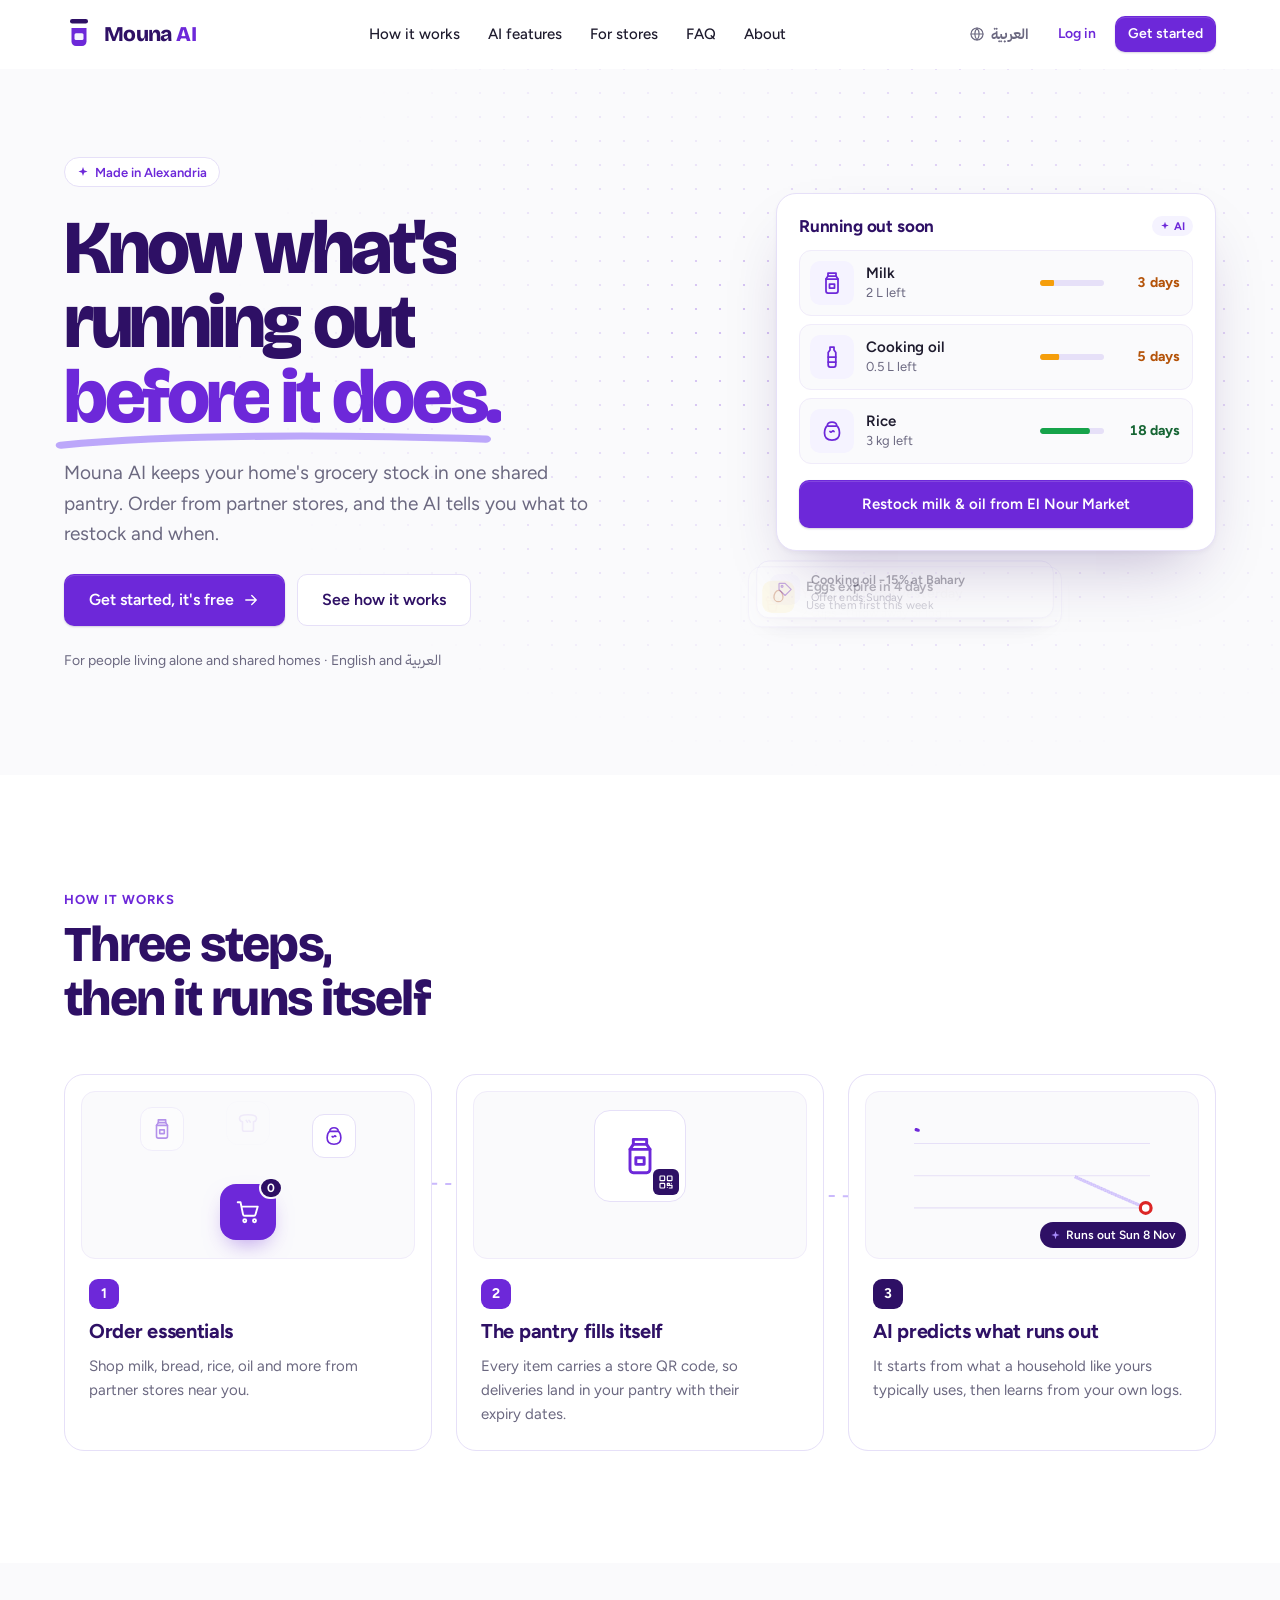
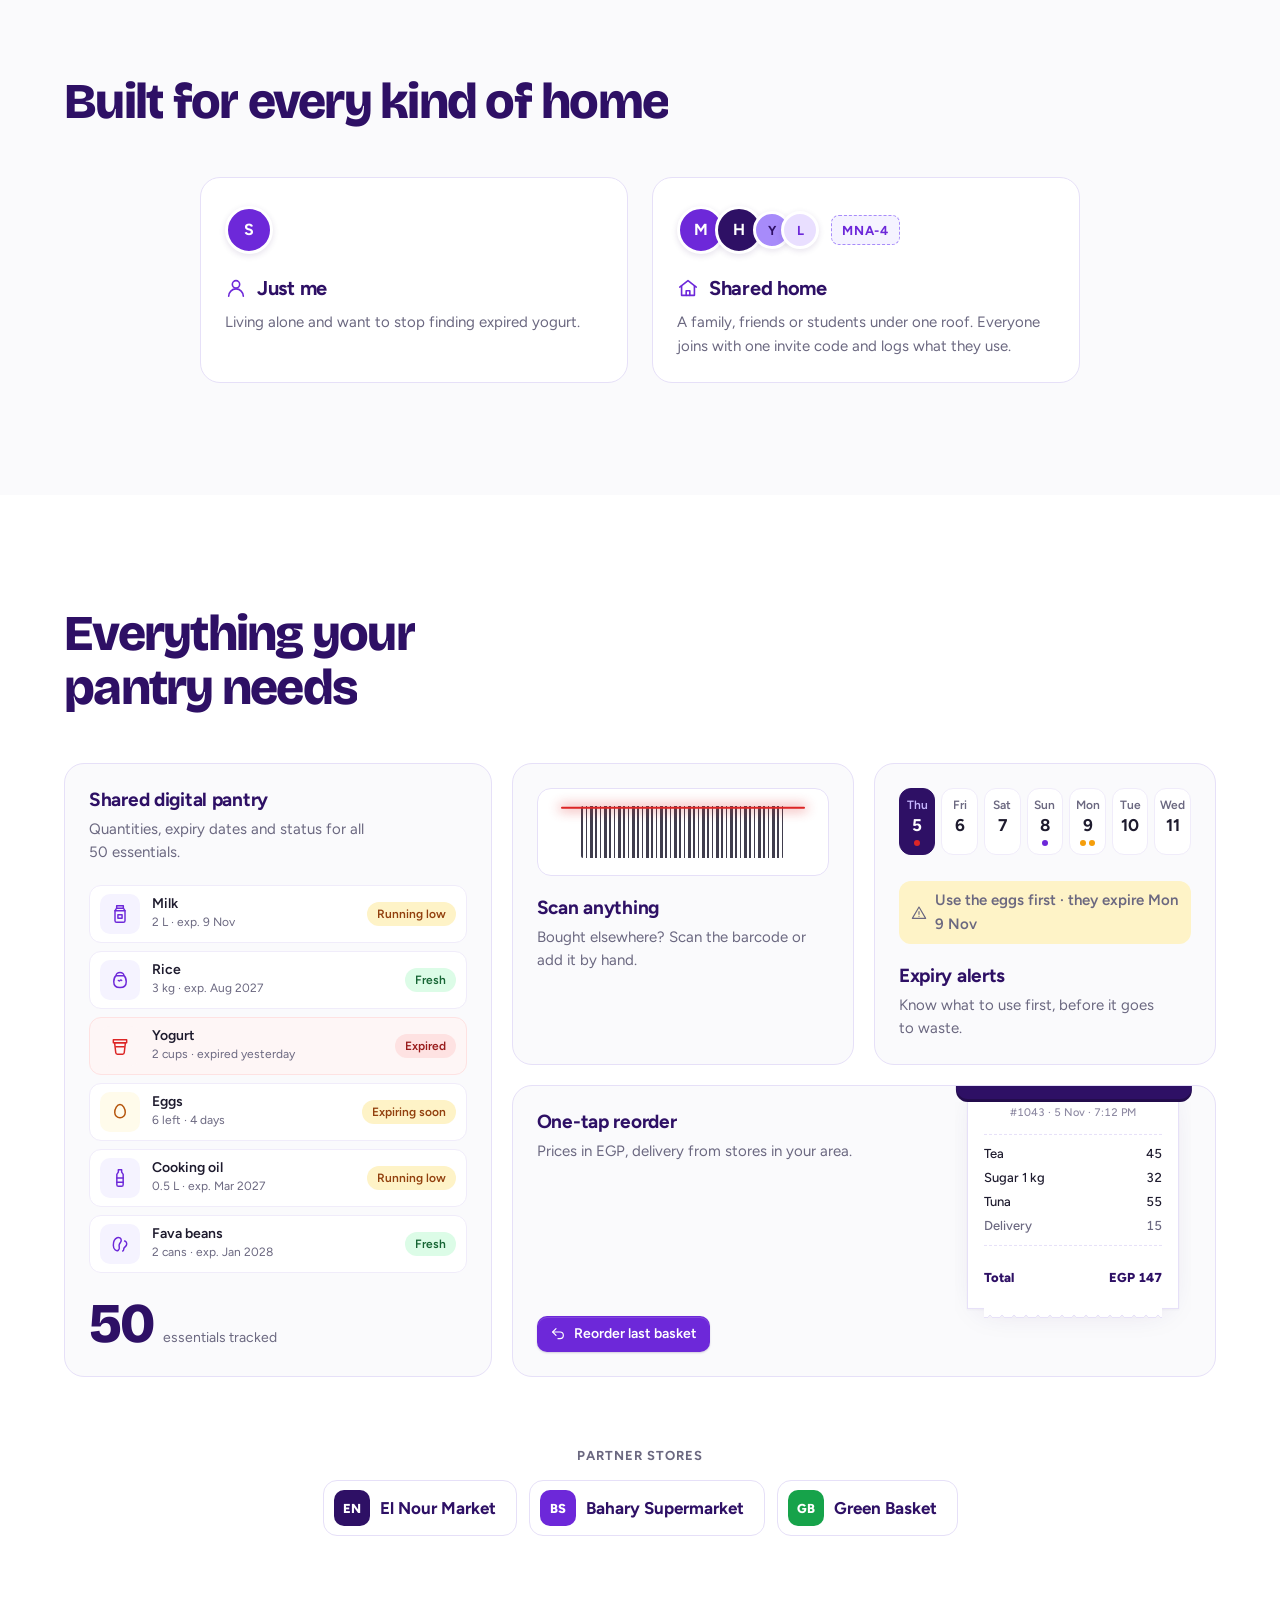
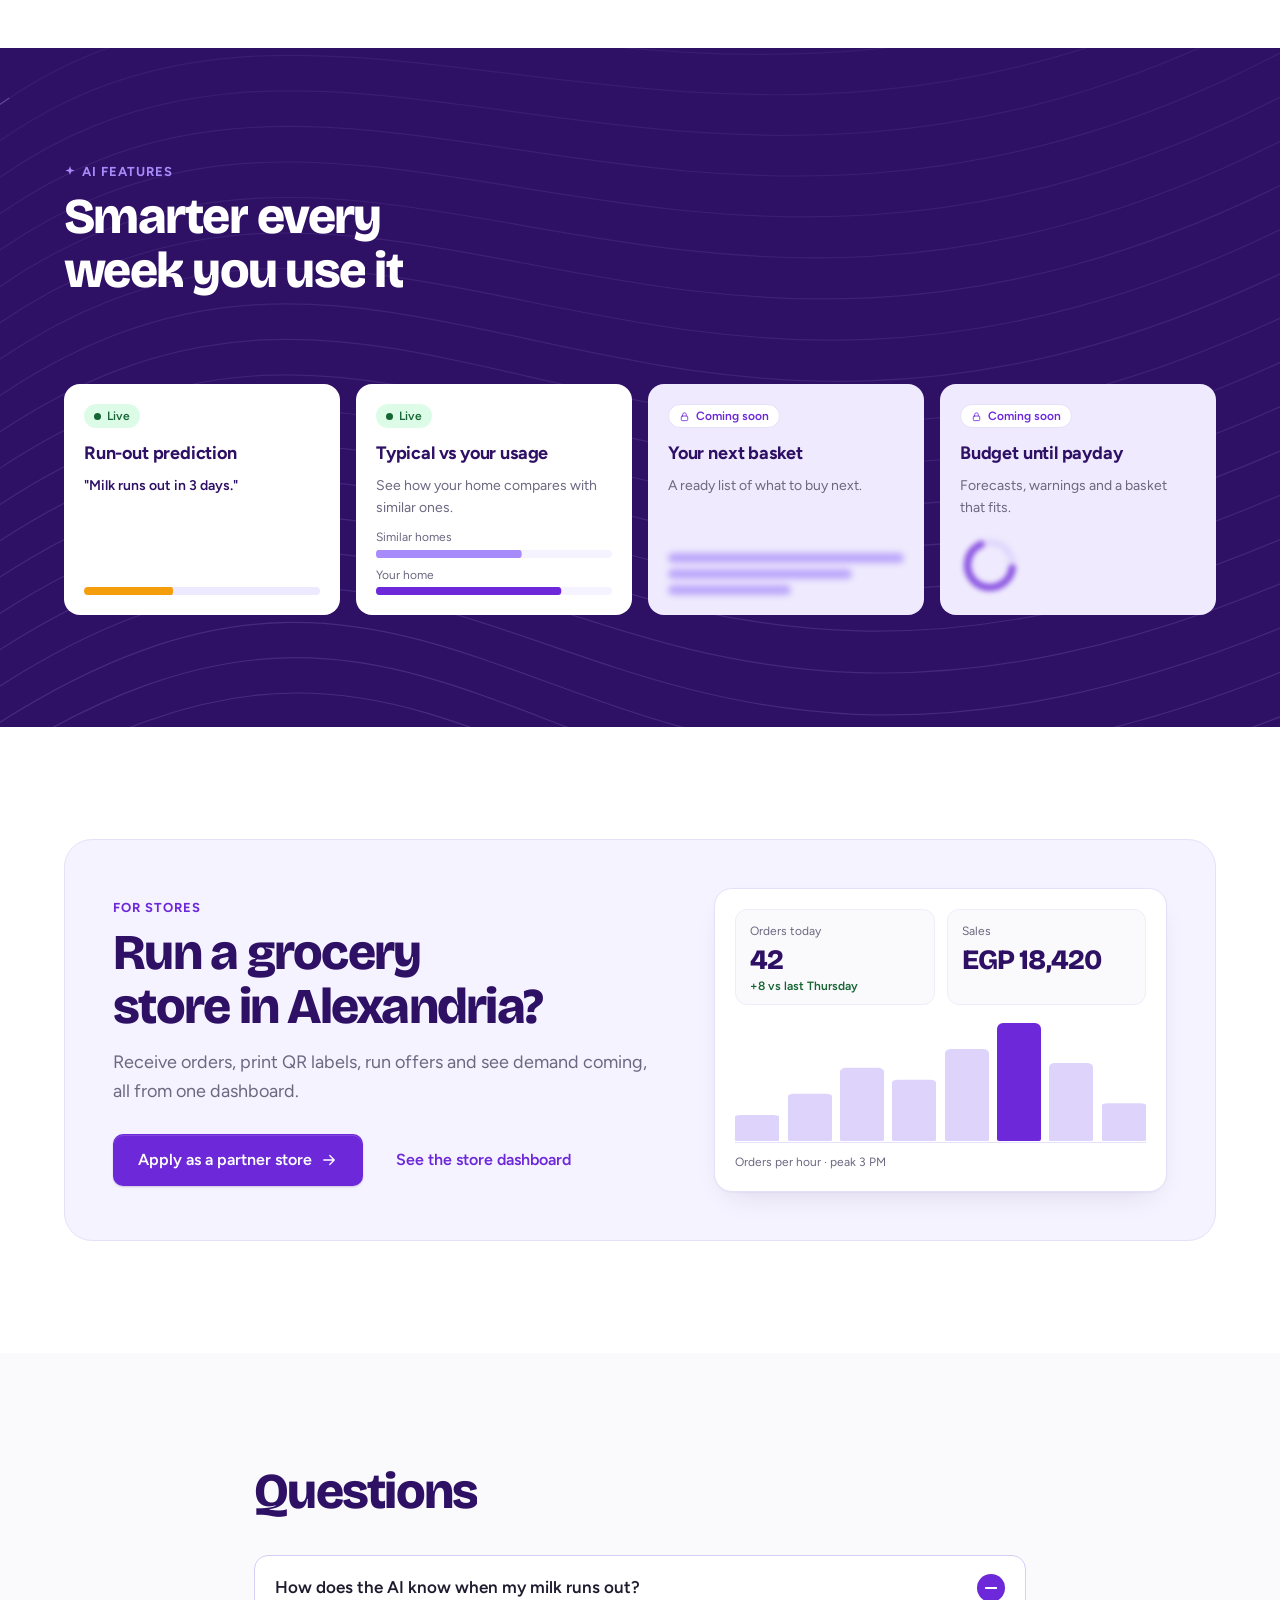
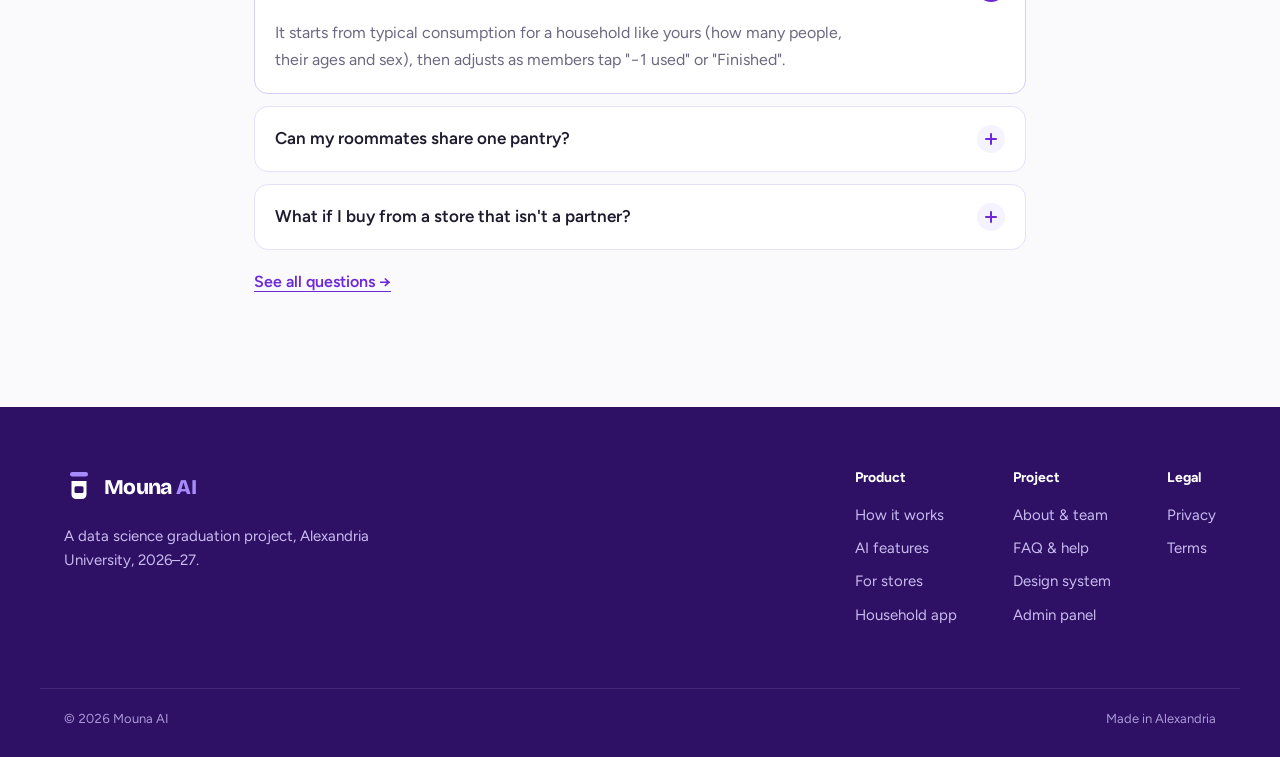
<file: index.html>
<!doctype html>
<html lang="en" dir="ltr">
<head>
<meta charset="utf-8">
<meta name="viewport" content="width=device-width, initial-scale=1">
<title>Mouna AI · Know what's running out before it does</title>
<meta name="description" content="Mouna AI keeps your home's grocery stock in one shared pantry. Order from partner stores in Alexandria, and the AI tells you what to restock and when.">
<meta name="theme-color" content="#2E1065">
<link rel="icon" href="favicon.svg" type="image/svg+xml">
<script>(function(r){r.classList.add('anim');try{var l=new URLSearchParams(location.search).get('lang')||localStorage.getItem('khz-lang');if(l==='ar'){r.lang='ar';r.dir='rtl';}}catch(e){}setTimeout(function(){if(!window.__khzReady){r.classList.remove('anim');r.classList.add('no-anim');}},3000);})(document.documentElement)</script>
<link rel="preconnect" href="https://fonts.googleapis.com">
<link rel="preconnect" href="https://fonts.gstatic.com" crossorigin>
<link href="https://fonts.googleapis.com/css2?family=Bricolage+Grotesque:opsz,wght@12..96,500..800&family=Figtree:wght@400..800&display=swap" rel="stylesheet">
<link rel="preload" href="fonts/thmanyahsans-Bold.woff2" as="font" type="font/woff2" crossorigin>
<link rel="stylesheet" href="css/base.css">
<link rel="stylesheet" href="css/landing.css">
</head>
<body>
<a class="skip" href="#main" data-t="skip">Skip to content</a>

<header class="site-head" id="top">
  <div class="wrap head-row">
    <a class="brand" href="index.html" aria-label="Mouna AI">
      <svg class="brand-mark" viewBox="0 0 40 40" aria-hidden="true"><rect class="lid" x="8" y="6" width="24" height="6" rx="3" fill="#2E1065"/><path d="M10 12h20v18a6 6 0 0 1-6 6h-8a6 6 0 0 1-6-6z" fill="#6D28D9"/><rect x="14" y="19" width="12" height="9" rx="2" fill="#F5F3FF"/></svg>
      <span class="brand-name">Mouna <b>AI</b></span>
    </a>
    <nav class="main-nav" aria-label="Main">
      <span class="nav-hover" aria-hidden="true"></span>
      <a href="#how" data-t="nav.how">How it works</a>
      <a href="#ai" data-t="nav.ai">AI features</a>
      <a href="#stores" data-t="nav.stores">For stores</a>
      <a href="#faq" data-t="nav.faq">FAQ</a>
      <a href="#about" data-t="nav.about">About</a>
    </nav>
    <div class="head-actions">
      <button class="lang-btn" type="button" data-lang-toggle><i data-i="globe"></i><span data-t="lang">العربية</span></button>
      <a class="btn btn-ghost btn-sm login" href="app.html#home" data-t="nav.login">Log in</a>
      <a class="btn btn-primary btn-sm" href="app.html" data-t="nav.start">Get started</a>
      <button class="icon-btn menu-btn" type="button" aria-expanded="false" aria-controls="mnav" data-t-attr="aria-label:nav.menu" aria-label="Menu"><i data-i="menu"></i></button>
    </div>
  </div>
  <div class="mnav" id="mnav" hidden>
    <a href="#how" data-t="nav.how">How it works</a>
    <a href="#ai" data-t="nav.ai">AI features</a>
    <a href="#stores" data-t="nav.stores">For stores</a>
    <a href="#faq" data-t="nav.faq">FAQ</a>
    <a href="app.html#home" data-t="nav.login">Log in</a>
  </div>
</header>

<main id="main">

<!-- HERO -->
<section class="hero">
  <canvas class="dotfield" aria-hidden="true"></canvas>
  <div class="wrap hero-grid">
    <div class="hero-copy">
      <span class="eyebrow-chip" data-reveal data-delay="100"><i data-i="spark"></i><span data-t="hero.chip">Made in Alexandria</span></span>
      <h1 class="hero-title" id="heroTitle" data-t="hero.title">Know what's running out <span class="mark">before it does.<svg class="mark-line" viewBox="0 0 300 24" preserveAspectRatio="none" aria-hidden="true"><path d="M4 17C70 8 160 5 296 11"/></svg></span></h1>
      <p class="hero-sub" data-reveal data-delay="350" data-t="hero.sub">Mouna AI keeps your home's grocery stock in one shared pantry. Order from partner stores, and the AI tells you what to restock and when.</p>
      <div class="hero-ctas" data-reveal data-delay="480">
        <a class="btn btn-primary btn-lg shine magnet" href="app.html"><span data-t="hero.cta1">Get started, it's free</span><i data-i="arrow" class="arr"></i></a>
        <a class="btn btn-secondary btn-lg" href="#how" data-t="hero.cta2">See how it works</a>
      </div>
      <p class="hero-note" data-reveal data-delay="600" data-t="hero.note">For people living alone and shared homes · English and العربية</p>
    </div>

    <div class="hero-visual" data-reveal="scale" data-delay="250">
      <article class="runout" aria-labelledby="roTitle">
        <header class="ro-head">
          <h2 id="roTitle" data-t="ro.title">Running out soon</h2>
          <span class="ai-badge"><i data-i="spark"></i>AI</span>
        </header>
        <ul class="ro-list">
          <li class="ro-item" data-days="3" data-level=".22">
            <span class="thumb"><i data-i="milk"></i></span>
            <span class="ro-meta"><strong data-t="ro.milk">Milk</strong><span data-t="ro.milkq">2 L left</span></span>
            <span class="ro-level" aria-hidden="true"><i></i></span>
            <span class="days tone-amber"><span class="flap num">3</span>&nbsp;<span data-t="u.days">days</span></span>
          </li>
          <li class="ro-item" data-days="5" data-level=".3">
            <span class="thumb"><i data-i="oil"></i></span>
            <span class="ro-meta"><strong data-t="ro.oil">Cooking oil</strong><span data-t="ro.oilq">0.5 L left</span></span>
            <span class="ro-level" aria-hidden="true"><i></i></span>
            <span class="days tone-amber"><span class="flap num">5</span>&nbsp;<span data-t="u.days">days</span></span>
          </li>
          <li class="ro-item" data-days="18" data-level=".78">
            <span class="thumb"><i data-i="rice"></i></span>
            <span class="ro-meta"><strong data-t="ro.rice">Rice</strong><span data-t="ro.riceq">3 kg left</span></span>
            <span class="ro-level" aria-hidden="true"><i></i></span>
            <span class="days tone-green"><span class="flap num">18</span>&nbsp;<span data-t="u.days18">days</span></span>
          </li>
        </ul>
        <button class="btn btn-primary restock" type="button">
          <span class="rs-label" data-t="ro.cta">Restock milk &amp; oil from El Nour Market</span>
          <span class="rs-done" aria-hidden="true"><i data-i="check"></i><span data-t="ro.done">2 items added to your cart</span></span>
        </button>
      </article>

      <div class="nstack" tabindex="0" data-t-attr="aria-label:ns.label" aria-label="Recent alerts">
        <div class="note tone-red"><span class="n-ic"><i data-i="yogurt"></i></span><span><strong data-t="ns.1t">Yogurt expired yesterday</strong><small data-t="ns.1s">2 cups · throw away or log it</small></span></div>
        <div class="note tone-amber"><span class="n-ic"><i data-i="egg"></i></span><span><strong data-t="ns.2t">Eggs expire in 4 days</strong><small data-t="ns.2s">Use them first this week</small></span></div>
        <div class="note tone-violet"><span class="n-ic"><i data-i="tag"></i></span><span><strong data-t="ns.3t">Cooking oil −15% at Bahary</strong><small data-t="ns.3s">Offer ends Sunday</small></span></div>
      </div>
    </div>
  </div>
</section>

<!-- HOW IT WORKS -->
<section class="sec" id="how">
  <div class="wrap">
    <p class="kicker" data-reveal data-t="how.k">How it works</p>
    <h2 class="sec-title" data-split data-reveal data-t="how.t">Three steps, then it runs itself</h2>
    <div class="steps">
      <svg class="steps-line" viewBox="0 0 1000 40" preserveAspectRatio="none" aria-hidden="true"><path d="M60 20 C 300 -6, 700 46, 940 20"/></svg>
      <article class="step" data-reveal data-delay="0">
        <div class="step-vis vis-order" aria-hidden="true">
          <div class="vo-cart"><i data-i="cart"></i><span class="vo-badge num">0</span></div>
          <span class="vo-item" style="--x:-86px"><i data-i="milk"></i></span>
          <span class="vo-item" style="--x:0px"><i data-i="bread"></i></span>
          <span class="vo-item" style="--x:86px"><i data-i="rice"></i></span>
        </div>
        <span class="step-n num">1</span>
        <h3 data-t="s1.t">Order essentials</h3>
        <p data-t="s1.p">Shop milk, bread, rice, oil and more from partner stores near you.</p>
      </article>
      <article class="step" data-reveal data-delay="120">
        <div class="step-vis vis-scan" aria-hidden="true">
          <div class="vs-pack"><i data-i="milk"></i><span class="vs-qr"><i data-i="qr"></i></span><span class="vs-beam"></span></div>
          <div class="vs-row"><i data-i="check"></i><span><b data-t="vs.t">Milk added</b><small data-t="vs.s">Expires 9 Nov</small></span></div>
        </div>
        <span class="step-n num">2</span>
        <h3 data-t="s2.t">The pantry fills itself</h3>
        <p data-t="s2.p">Every item carries a store QR code, so deliveries land in your pantry with their expiry dates.</p>
      </article>
      <article class="step step-ai" data-reveal data-delay="240">
        <div class="step-vis vis-forecast" aria-hidden="true">
          <svg viewBox="0 0 240 110" class="vf-chart">
            <path class="vf-grid" d="M10 95H230M10 65H230M10 35H230"/>
            <path class="vf-line" d="M12 22 L52 34 L92 41 L132 58 L160 66"/>
            <path class="vf-fore" d="M160 66 L196 82 L226 95"/>
            <circle class="vf-dot" cx="226" cy="95" r="5"/>
          </svg>
          <span class="vf-tag"><i data-i="spark"></i><span data-t="vf.tag">Runs out Sun 8 Nov</span></span>
        </div>
        <span class="step-n num">3</span>
        <h3 data-t="s3.t">AI predicts what runs out</h3>
        <p data-t="s3.p">It starts from what a household like yours typically uses, then learns from your own logs.</p>
      </article>
    </div>
  </div>
</section>

<!-- HOMES -->
<section class="sec sec-soft" id="homes">
  <div class="wrap">
    <h2 class="sec-title" data-split data-reveal data-t="homes.t">Built for every kind of home</h2>
    <div class="homes" data-reveal-group>
      <article class="home-card">
        <div class="avs" aria-hidden="true"><span class="av av-1">S</span></div>
        <h3><i data-i="user"></i><span data-t="h1.t">Just me</span></h3>
        <p data-t="h1.p">Living alone and want to stop finding expired yogurt.</p>
      </article>
      <article class="home-card">
        <div class="avs" aria-hidden="true"><span class="av av-1">M</span><span class="av av-2">H</span><span class="av av-3 sm">Y</span><span class="av av-4 sm">L</span><span class="code num">MNA-48C2</span></div>
        <h3><i data-i="house"></i><span data-t="h3.t">Shared home</span></h3>
        <p data-t="h3.p">A family, friends or students under one roof. Everyone joins with one invite code and logs what they use.</p>
      </article>
    </div>
  </div>
</section>

<!-- FEATURES BENTO -->
<section class="sec" id="features">
  <div class="wrap">
    <h2 class="sec-title" data-split data-reveal data-t="feat.t">Everything your pantry needs</h2>
    <div class="bento">
      <article class="tile tile-pantry" data-reveal>
        <div class="tile-copy">
          <h3 data-t="f1.t">Shared digital pantry</h3>
          <p data-t="f1.p">Quantities, expiry dates and status for all 50 essentials.</p>
        </div>
        <div class="mini-pantry" aria-hidden="true">
          <div class="mp-row"><span class="thumb"><i data-i="milk"></i></span><span class="mp-n"><b data-t="mp.milk">Milk</b><small data-t="mp.milkq">2 L · exp. 9 Nov</small></span><span class="chip chip-low" data-t="st.low">Running low</span></div>
          <div class="mp-row"><span class="thumb"><i data-i="rice"></i></span><span class="mp-n"><b data-t="mp.rice">Rice</b><small data-t="mp.riceq">3 kg · exp. Aug 2027</small></span><span class="chip chip-fresh" data-t="st.fresh">Fresh</span></div>
          <div class="mp-row is-red"><span class="thumb is-red"><i data-i="yogurt"></i></span><span class="mp-n"><b data-t="mp.yog">Yogurt</b><small data-t="mp.yogq">2 cups · expired yesterday</small></span><span class="chip chip-expired" data-t="st.expired">Expired</span></div>
          <div class="mp-row"><span class="thumb is-amber"><i data-i="egg"></i></span><span class="mp-n"><b data-t="mp.egg">Eggs</b><small data-t="mp.eggq">6 left · 4 days</small></span><span class="chip chip-expiring" data-t="st.expiring">Expiring soon</span></div>
          <div class="mp-row"><span class="thumb"><i data-i="oil"></i></span><span class="mp-n"><b data-t="mp.oil">Cooking oil</b><small data-t="mp.oilq">0.5 L · exp. Mar 2027</small></span><span class="chip chip-low" data-t="st.low">Running low</span></div>
          <div class="mp-row"><span class="thumb"><i data-i="beans"></i></span><span class="mp-n"><b data-t="mp.beans">Fava beans</b><small data-t="mp.beansq">2 cans · exp. Jan 2028</small></span><span class="chip chip-fresh" data-t="st.fresh">Fresh</span></div>
        </div>
        <div class="mp-count" aria-hidden="true"><span class="num" data-count="50">50</span><small data-t="mp.ess">essentials tracked</small></div>
      </article>

      <article class="tile tile-scan" data-reveal data-delay="100">
        <div class="barcode" aria-hidden="true"><span class="bars"></span><span class="laser"></span></div>
        <div class="scan-pop" aria-hidden="true"><i data-i="check"></i><span data-t="scan.pop">Tuna can · added</span></div>
        <div class="tile-copy">
          <h3 data-t="f2.t">Scan anything</h3>
          <p data-t="f2.p">Bought elsewhere? Scan the barcode or add it by hand.</p>
        </div>
      </article>

      <article class="tile tile-expiry" data-reveal data-delay="200">
        <div class="week" aria-hidden="true"></div>
        <div class="tile-copy">
          <h3 data-t="f3.t">Expiry alerts</h3>
          <p data-t="f3.p">Know what to use first, before it goes to waste.</p>
        </div>
      </article>

      <article class="tile tile-reorder" data-reveal data-delay="150">
        <div class="tile-copy">
          <h3 data-t="f4.t">One-tap reorder</h3>
          <p data-t="f4.p">Prices in EGP, delivery from stores in your area.</p>
          <button class="btn btn-primary btn-sm reorder-btn" type="button"><i data-i="undo"></i><span data-t="f4.btn">Reorder last basket</span></button>
        </div>
        <div class="printer" aria-hidden="true">
          <div class="slot"></div>
          <div class="paper-clip">
            <div class="receipt">
              <p class="rc-store" data-t="rc.store">El Nour Market</p>
              <p class="rc-meta num">#1043 · 5 Nov · 7:12 PM</p>
              <ul>
                <li><span data-t="rc.tea">Tea</span><span class="num">45</span></li>
                <li><span data-t="rc.sugar">Sugar 1 kg</span><span class="num">32</span></li>
                <li><span data-t="rc.tuna">Tuna</span><span class="num">55</span></li>
                <li class="muted"><span data-t="rc.del">Delivery</span><span class="num">15</span></li>
              </ul>
              <p class="rc-total"><span data-t="rc.total">Total</span><span class="num">EGP 147</span></p>
              <p class="rc-zig"></p>
            </div>
          </div>
        </div>
      </article>
    </div>

    <div class="partners" data-reveal>
      <p class="partners-label" data-t="pt.l">Partner stores</p>
      <ul class="partner-list">
        <li><span class="mono">EN</span><span data-t="pt.1">El Nour Market</span></li>
        <li><span class="mono mono-2">BS</span><span data-t="pt.2">Bahary Supermarket</span></li>
        <li><span class="mono mono-3">GB</span><span data-t="pt.3">Green Basket</span></li>
      </ul>
    </div>
  </div>
</section>

<!-- AI FEATURES -->
<section class="sec sec-deep" id="ai">
  <svg class="paths-bg" viewBox="0 0 700 320" preserveAspectRatio="none" fill="none" aria-hidden="true"></svg>
  <div class="wrap">
    <p class="kicker kicker-light" data-reveal><i data-i="spark"></i><span data-t="ai.k">AI features</span></p>
    <h2 class="sec-title light" data-split data-reveal data-t="ai.t">Smarter every week you use it</h2>
    <p class="sec-sub light" data-reveal data-delay="150" data-t="ai.s">Run-out prediction is live from day one. More features arrive as the AI learns.</p>
    <div class="ai-grid" data-reveal-group>
      <article class="ai-card">
        <span class="chip chip-live"><span class="dot"></span><span data-t="st.live">Live</span></span>
        <h3 data-t="a1.t">Run-out prediction</h3>
        <p class="quote" data-t="a1.p">"Milk runs out in 3 days."</p>
        <div class="runbar" aria-hidden="true"><i></i></div>
      </article>
      <article class="ai-card">
        <span class="chip chip-live"><span class="dot"></span><span data-t="st.live">Live</span></span>
        <h3 data-t="a2.t">Typical vs your usage</h3>
        <p data-t="a2.p">See how your home compares with similar ones.</p>
        <div class="cmp" aria-hidden="true">
          <div><small data-t="a2.sim">Similar homes</small><span class="cmp-bar"><i style="--v:.62"></i></span></div>
          <div><small data-t="a2.you">Your home</small><span class="cmp-bar you"><i style="--v:.8"></i></span></div>
        </div>
      </article>
      <article class="ai-card soon">
        <span class="chip chip-soon"><i data-i="lock"></i><span data-t="st.soon">Coming soon</span></span>
        <h3 data-t="a3.t">Your next basket</h3>
        <p data-t="a3.p">A ready list of what to buy next.</p>
        <div class="ghost-list" aria-hidden="true"><i></i><i></i><i></i></div>
      </article>
      <article class="ai-card soon">
        <span class="chip chip-soon"><i data-i="lock"></i><span data-t="st.soon">Coming soon</span></span>
        <h3 data-t="a4.t">Budget until payday</h3>
        <p data-t="a4.p">Forecasts, warnings and a basket that fits.</p>
        <svg class="ghost-ring" viewBox="0 0 64 64" aria-hidden="true"><circle cx="32" cy="32" r="24"/><circle class="arc" cx="32" cy="32" r="24"/></svg>
      </article>
    </div>
  </div>
</section>

<!-- FOR STORES -->
<section class="sec" id="stores">
  <div class="wrap">
    <div class="stores-panel" data-reveal>
      <div class="stores-copy">
        <p class="kicker" data-t="st.k">For stores</p>
        <h2 class="sec-title" data-t="st.t">Run a grocery store in Alexandria?</h2>
        <p class="sec-sub" data-t="st.s">Receive orders, print QR labels, run offers and see demand coming, all from one dashboard.</p>
        <div class="stores-ctas">
          <a class="btn btn-primary btn-lg magnet" href="store.html"><span data-t="st.cta">Apply as a partner store</span><i data-i="arrow" class="arr"></i></a>
          <a class="btn btn-ghost btn-lg" href="store.html" data-t="st.demo">See the store dashboard</a>
        </div>
      </div>
      <div class="mini-dash" aria-hidden="true">
        <div class="md-top">
          <div><small data-t="md.o">Orders today</small><b class="num" data-count="42">42</b><span class="up" data-t="md.up">+8 vs last Thursday</span></div>
          <div><small data-t="md.s">Sales</small><b class="num" data-count="18420" data-prefix="EGP " data-locale="en-US">EGP 18,420</b></div>
        </div>
        <div class="md-bars">
          <i style="--h:.22"></i><i style="--h:.4"></i><i style="--h:.62"></i><i style="--h:.52"></i><i style="--h:.78"></i><i class="peak" style="--h:1"></i><i style="--h:.66"></i><i style="--h:.32"></i>
        </div>
        <p class="md-cap" data-t="md.cap">Orders per hour · peak 3 PM</p>
      </div>
    </div>
  </div>
</section>

<!-- FAQ -->
<section class="sec sec-soft" id="faq">
  <div class="wrap faq-wrap">
    <h2 class="sec-title" data-split data-reveal data-t="faq.t">Questions</h2>
    <div class="faq" data-reveal-group>
      <div class="qa">
        <h3><button type="button" aria-expanded="true" aria-controls="qa1" id="qb1"><span data-t="q1">How does the AI know when my milk runs out?</span><span class="pm" aria-hidden="true"></span></button></h3>
        <div class="ans" id="qa1" role="region" aria-labelledby="qb1"><div><p data-t="a1">It starts from typical consumption for a household like yours (how many people, their ages and sex), then adjusts as members tap "−1 used" or "Finished".</p></div></div>
      </div>
      <div class="qa">
        <h3><button type="button" aria-expanded="false" aria-controls="qa2" id="qb2"><span data-t="q2">Can my roommates share one pantry?</span><span class="pm" aria-hidden="true"></span></button></h3>
        <div class="ans" id="qa2" role="region" aria-labelledby="qb2"><div><p data-t="a2">Yes. One person creates the home and shares an invite code. Everyone who joins sees the same pantry and logs what they use.</p></div></div>
      </div>
      <div class="qa">
        <h3><button type="button" aria-expanded="false" aria-controls="qa3" id="qb3"><span data-t="q3">What if I buy from a store that isn't a partner?</span><span class="pm" aria-hidden="true"></span></button></h3>
        <div class="ans" id="qa3" role="region" aria-labelledby="qb3"><div><p data-t="a3">Scan the barcode or add it by hand. It joins your pantry and counts toward predictions like everything else.</p></div></div>
      </div>
    </div>
    <a class="faq-all" href="#faq" data-reveal data-t="faq.all">See all questions →</a>
  </div>
</section>

</main>

<footer class="site-foot" id="about">
  <div class="wrap foot-grid">
    <div class="foot-brand">
      <a class="brand brand-light" href="#top" aria-label="Mouna AI">
        <svg class="brand-mark" viewBox="0 0 40 40" aria-hidden="true"><rect class="lid" x="8" y="6" width="24" height="6" rx="3" fill="#A78BFA"/><path d="M10 12h20v18a6 6 0 0 1-6 6h-8a6 6 0 0 1-6-6z" fill="#FFFFFF"/><rect x="14" y="19" width="12" height="9" rx="2" fill="#2E1065"/></svg>
        <span class="brand-name">Mouna <b>AI</b></span>
      </a>
      <p data-t="ft.about">A data science graduation project, Alexandria University, 2026–27.</p>
    </div>
    <nav class="foot-cols" aria-label="Footer">
      <div><h3 data-t="ft.product">Product</h3><a href="#how" data-t="nav.how">How it works</a><a href="#ai" data-t="nav.ai">AI features</a><a href="#stores" data-t="nav.stores">For stores</a><a href="app.html" data-t="ft.app">Household app</a></div>
      <div><h3 data-t="ft.project">Project</h3><a href="#about" data-t="ft.team">About &amp; team</a><a href="#faq" data-t="ft.help">FAQ &amp; help</a><a href="design-system.html" data-t="ft.ds">Design system</a><a href="admin.html" data-t="ft.admin">Admin panel</a></div>
      <div><h3 data-t="ft.legal">Legal</h3><a href="#about" data-t="ft.privacy">Privacy</a><a href="#about" data-t="ft.terms">Terms</a></div>
    </nav>
  </div>
  <div class="wrap foot-base"><span class="num">© 2026 Mouna AI</span><span data-t="ft.made">Made in Alexandria</span></div>
</footer>

<script src="vendor/anime.umd.min.js"></script>
<script src="js/core.js"></script>
<script src="js/landing.js"></script>
</body>
</html>
</file>
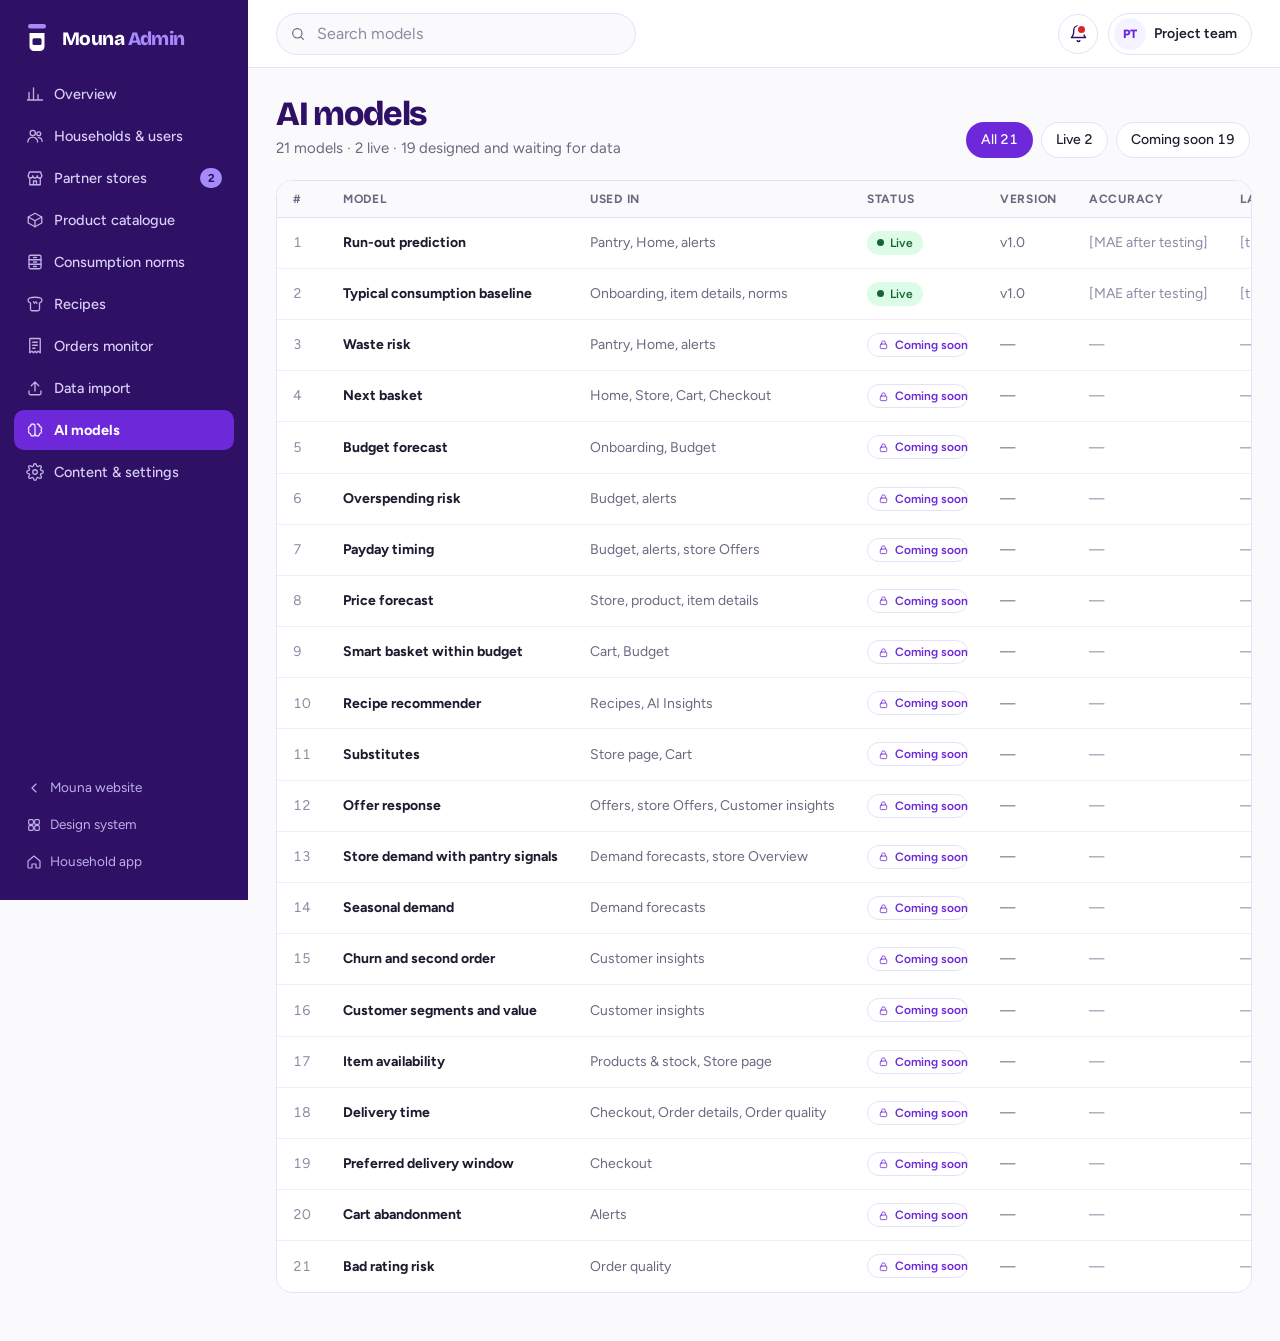
<file: admin.html>
<!doctype html>
<html lang="en" dir="ltr">
<head>
<meta charset="utf-8">
<meta name="viewport" content="width=device-width, initial-scale=1">
<title>Mouna Admin · AI models</title>
<meta name="description" content="Mouna AI admin panel: the 21 AI models behind the product, their status and where they are used.">
<link rel="icon" href="favicon.svg" type="image/svg+xml">
<script>(function(r){r.classList.add('anim');setTimeout(function(){if(!window.__khzReady){r.classList.remove('anim');r.classList.add('no-anim');}},3000);})(document.documentElement)</script>
<link rel="preconnect" href="https://fonts.googleapis.com">
<link rel="preconnect" href="https://fonts.gstatic.com" crossorigin>
<link href="https://fonts.googleapis.com/css2?family=Bricolage+Grotesque:opsz,wght@12..96,500..800&family=Figtree:wght@400..800&display=swap" rel="stylesheet">
<link rel="stylesheet" href="css/base.css">
<link rel="stylesheet" href="css/dash.css">
</head>
<body class="dash-body" data-page="admin">
<div class="shell">
  <aside class="sb" aria-label="Admin navigation">
    <a class="brand" href="index.html" aria-label="Mouna Admin home">
      <svg class="brand-mark" viewBox="0 0 40 40" aria-hidden="true"><rect class="lid" x="8" y="6" width="24" height="6" rx="3" fill="#A78BFA"/><path d="M10 12h20v18a6 6 0 0 1-6 6h-8a6 6 0 0 1-6-6z" fill="#FFFFFF"/><rect x="14" y="19" width="12" height="9" rx="2" fill="#2E1065"/></svg>
      <span class="brand-name">Mouna <b>Admin</b></span>
    </a>
    <nav class="sb-nav">
      <span class="sb-ind" aria-hidden="true"></span>
      <button type="button" data-soon><i data-i="chart"></i>Overview</button>
      <button type="button" data-soon><i data-i="users"></i>Households &amp; users</button>
      <a href="store.html"><i data-i="store"></i>Partner stores<span class="count num">2</span></a>
      <button type="button" data-soon><i data-i="box"></i>Product catalogue</button>
      <button type="button" data-soon><i data-i="pantry"></i>Consumption norms</button>
      <button type="button" data-soon><i data-i="bread"></i>Recipes</button>
      <button type="button" data-soon><i data-i="orders"></i>Orders monitor</button>
      <button type="button" data-soon><i data-i="upload"></i>Data import</button>
      <a href="admin.html" aria-current="page"><i data-i="brain"></i>AI models</a>
      <button type="button" data-soon><i data-i="gear"></i>Content &amp; settings</button>
    </nav>
    <div class="sb-foot">
      <a href="index.html"><i data-i="left"></i>Mouna website</a>
      <a href="design-system.html"><i data-i="grid"></i>Design system</a>
      <a href="app.html#home"><i data-i="home"></i>Household app</a>
    </div>
  </aside>
  <div class="sb-scrim" data-sb-close></div>

  <div class="main">
    <header class="topbar">
      <button class="icon-btn sb-toggle" type="button" aria-label="Open navigation" data-sb-open><i data-i="menu"></i></button>
      <label class="search"><span class="sr-only">Search models</span><i data-i="search"></i><input class="input" type="search" id="mSearch" placeholder="Search models"></label>
      <div class="tb-right">
        <button class="icon-btn tb-bell" type="button" aria-label="Notifications" data-soon><i data-i="bell"></i><i></i></button>
        <span class="me"><span class="ini">PT</span><span class="nm">Project team</span></span>
      </div>
    </header>

    <main class="content" id="main">
      <div class="pg-head" data-reveal>
        <div><h1>AI models</h1><p id="mSummary">21 models · 2 live · 19 designed and waiting for data</p></div>
        <div class="seg filters" role="group" aria-label="Filter models" id="mFilter">
          <button class="fchip" type="button" data-value="all" aria-pressed="true">All <span class="num">&nbsp;21</span></button>
          <button class="fchip" type="button" data-value="live" aria-pressed="false">Live <span class="num">&nbsp;2</span></button>
          <button class="fchip" type="button" data-value="soon" aria-pressed="false">Coming soon <span class="num">&nbsp;19</span></button>
        </div>
      </div>
      <div class="tbl-wrap" data-reveal data-delay="120">
        <table class="tbl">
          <thead><tr><th scope="col">#</th><th scope="col">Model</th><th scope="col">Used in</th><th scope="col">Status</th><th scope="col">Version</th><th scope="col">Accuracy</th><th scope="col">Last trained</th></tr></thead>
          <tbody id="mRows"></tbody>
        </table>
      </div>
    </main>
  </div>
</div>
<script src="vendor/anime.umd.min.js"></script>
<script src="js/core.js"></script>
<script src="js/dash.js"></script>
</body>
</html>
</file>
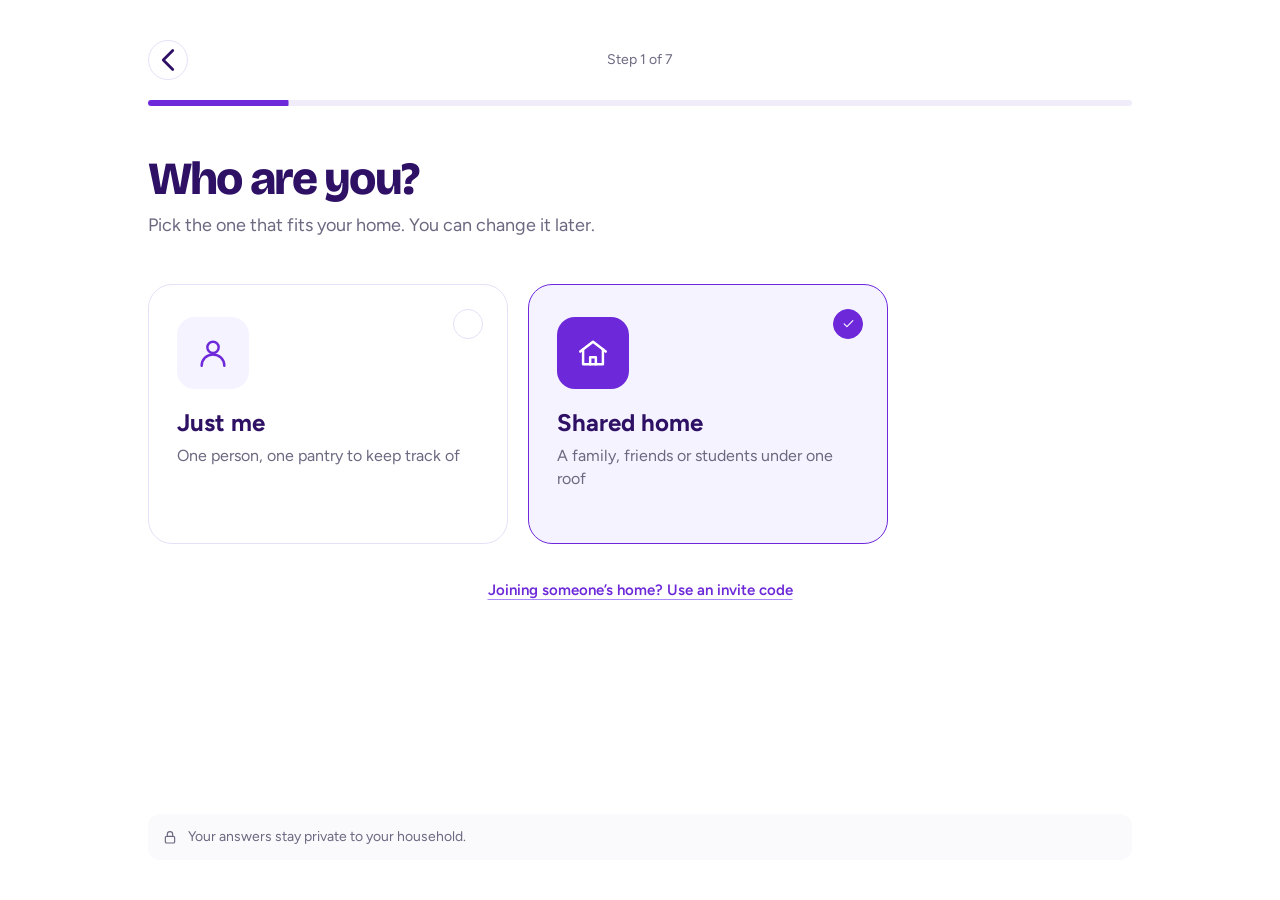
<file: app.html>
<!doctype html>
<html lang="en" dir="ltr">
<head>
<meta charset="utf-8">
<meta name="viewport" content="width=device-width, initial-scale=1, viewport-fit=cover">
<title>Mouna AI · Household app</title>
<meta name="description" content="Interactive prototype of the Mouna AI household app: shared pantry, run-out predictions, partner store ordering.">
<meta name="theme-color" content="#FFFFFF">
<link rel="icon" href="favicon.svg" type="image/svg+xml">
<script>(function(r){r.classList.add('anim');try{var l=new URLSearchParams(location.search).get('lang')||localStorage.getItem('khz-lang');if(l==='ar'){r.lang='ar';r.dir='rtl';}}catch(e){}setTimeout(function(){if(!window.__khzReady){r.classList.remove('anim');r.classList.add('no-anim');}},3000);})(document.documentElement)</script>
<link rel="preconnect" href="https://fonts.googleapis.com">
<link rel="preconnect" href="https://fonts.gstatic.com" crossorigin>
<link href="https://fonts.googleapis.com/css2?family=Bricolage+Grotesque:opsz,wght@12..96,500..800&family=Figtree:wght@400..800&display=swap" rel="stylesheet">
<link rel="stylesheet" href="css/base.css">
<link rel="stylesheet" href="css/app.css">
</head>
<body class="app-body">
<a class="skip" href="#view" data-t="skip">Skip to content</a>
<div class="screen" id="screen">
  <main class="view" id="view" tabindex="-1"></main>
  <nav class="tabbar" id="tabbar" aria-label="App">
    <a class="brand tb-brand" href="index.html" aria-label="Mouna AI website">
      <svg class="brand-mark" viewBox="0 0 40 40" aria-hidden="true"><rect class="lid" x="8" y="6" width="24" height="6" rx="3" fill="#2E1065"/><path d="M10 12h20v18a6 6 0 0 1-6 6h-8a6 6 0 0 1-6-6z" fill="#6D28D9"/><rect x="14" y="19" width="12" height="9" rx="2" fill="#F5F3FF"/></svg>
      <span class="brand-name">Mouna <b>AI</b></span>
    </a>
    <span class="tab-ind" aria-hidden="true"></span>
    <button type="button" data-go="home"><i data-i="home"></i><span data-t="tab.home">Home</span></button>
    <button type="button" data-go="pantry"><i data-i="pantry"></i><span data-t="tab.pantry">Pantry</span></button>
    <button type="button" data-go="shop"><i data-i="cart"></i><span data-t="tab.shop">Shop</span><b class="tab-badge num" hidden>0</b></button>
    <button type="button" data-go="orders"><i data-i="orders"></i><span data-t="tab.orders">Orders</span></button>
    <button type="button" data-go="more"><i data-i="more"></i><span data-t="tab.more">More</span></button>
    <div class="tb-foot">
      <div class="seg lang-seg" role="group" data-t-attr="aria-label:side.lang" aria-label="Language">
        <button class="fchip" type="button" data-value="en" aria-pressed="true">English</button>
        <button class="fchip ar-font" type="button" data-value="ar" aria-pressed="false">العربية</button>
      </div>
      <a class="tb-link" href="index.html"><i data-i="left"></i><span data-t="side.site">Back to the website</span></a>
    </div>
  </nav>
  <div class="sheet-host" id="sheetHost" hidden></div>
</div>

<script src="vendor/anime.umd.min.js"></script>
<script src="js/core.js"></script>
<script src="js/app.js"></script>
</body>
</html>
</file>
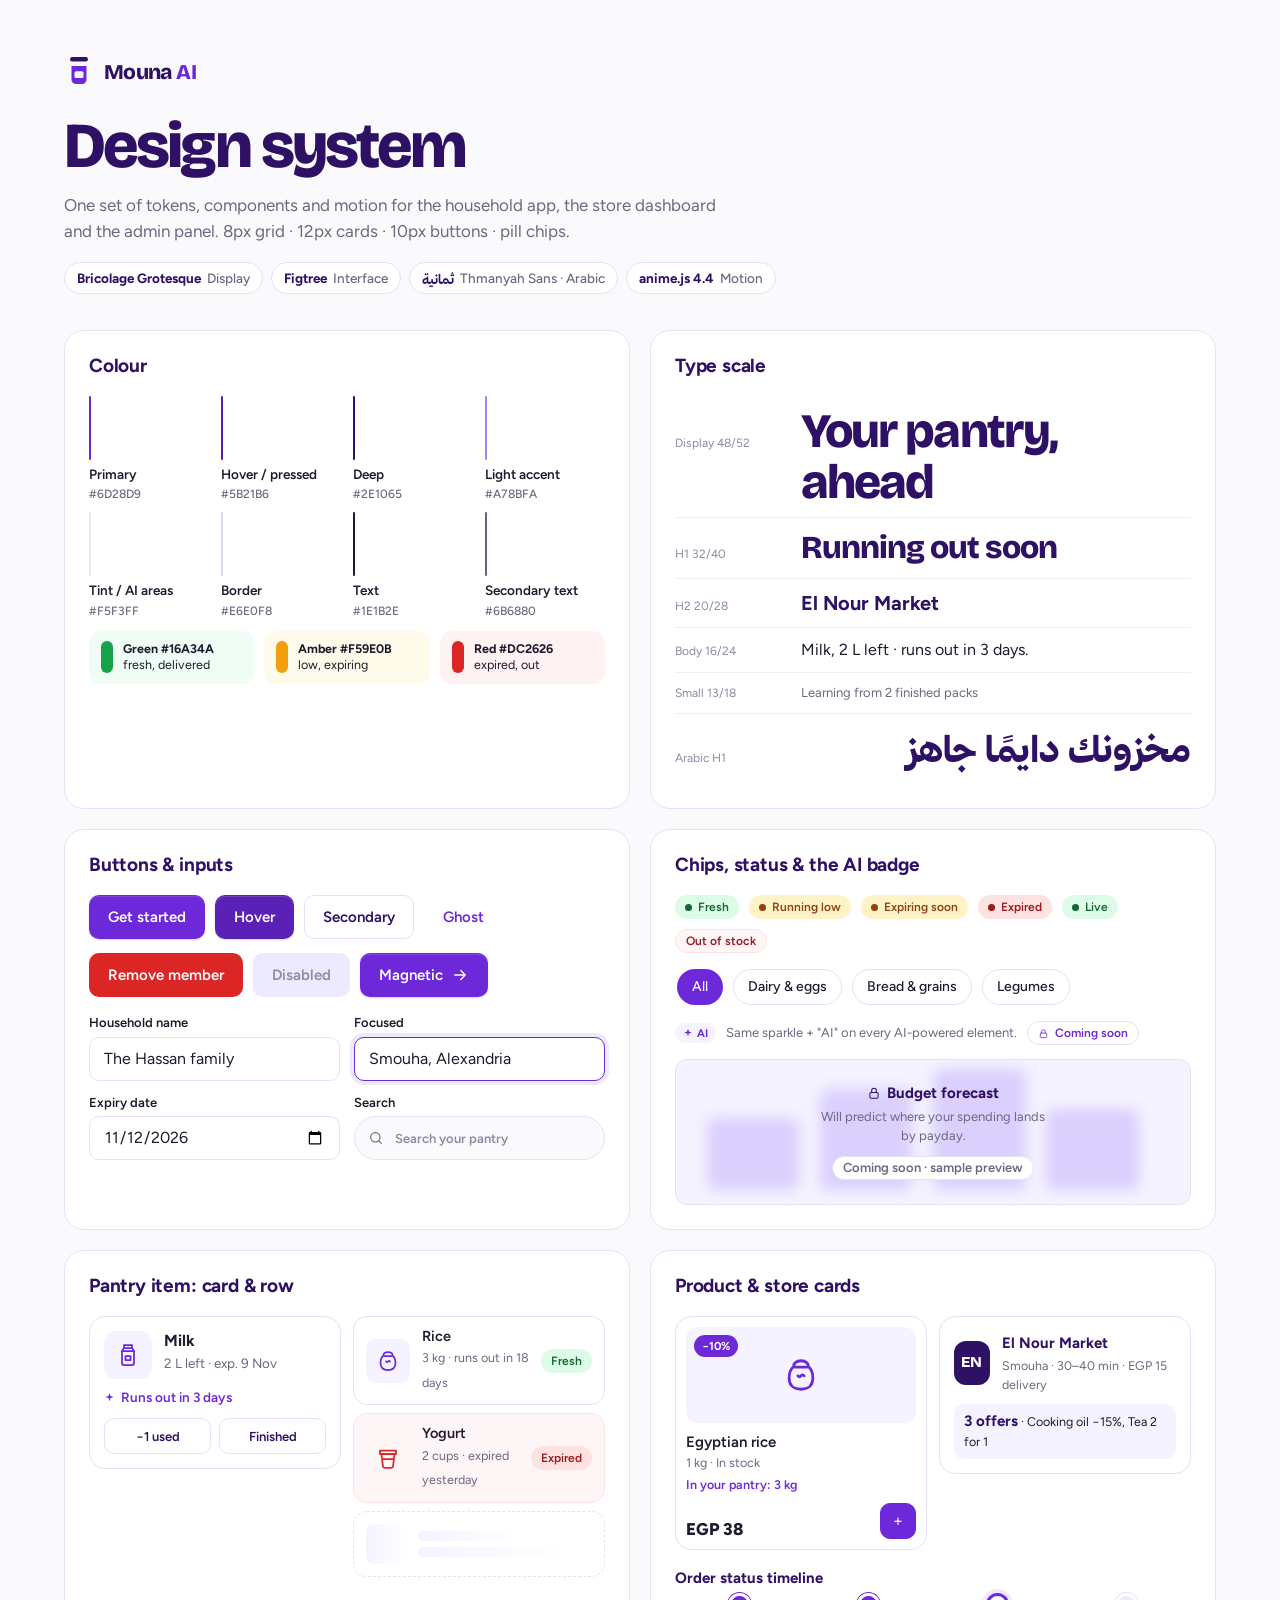
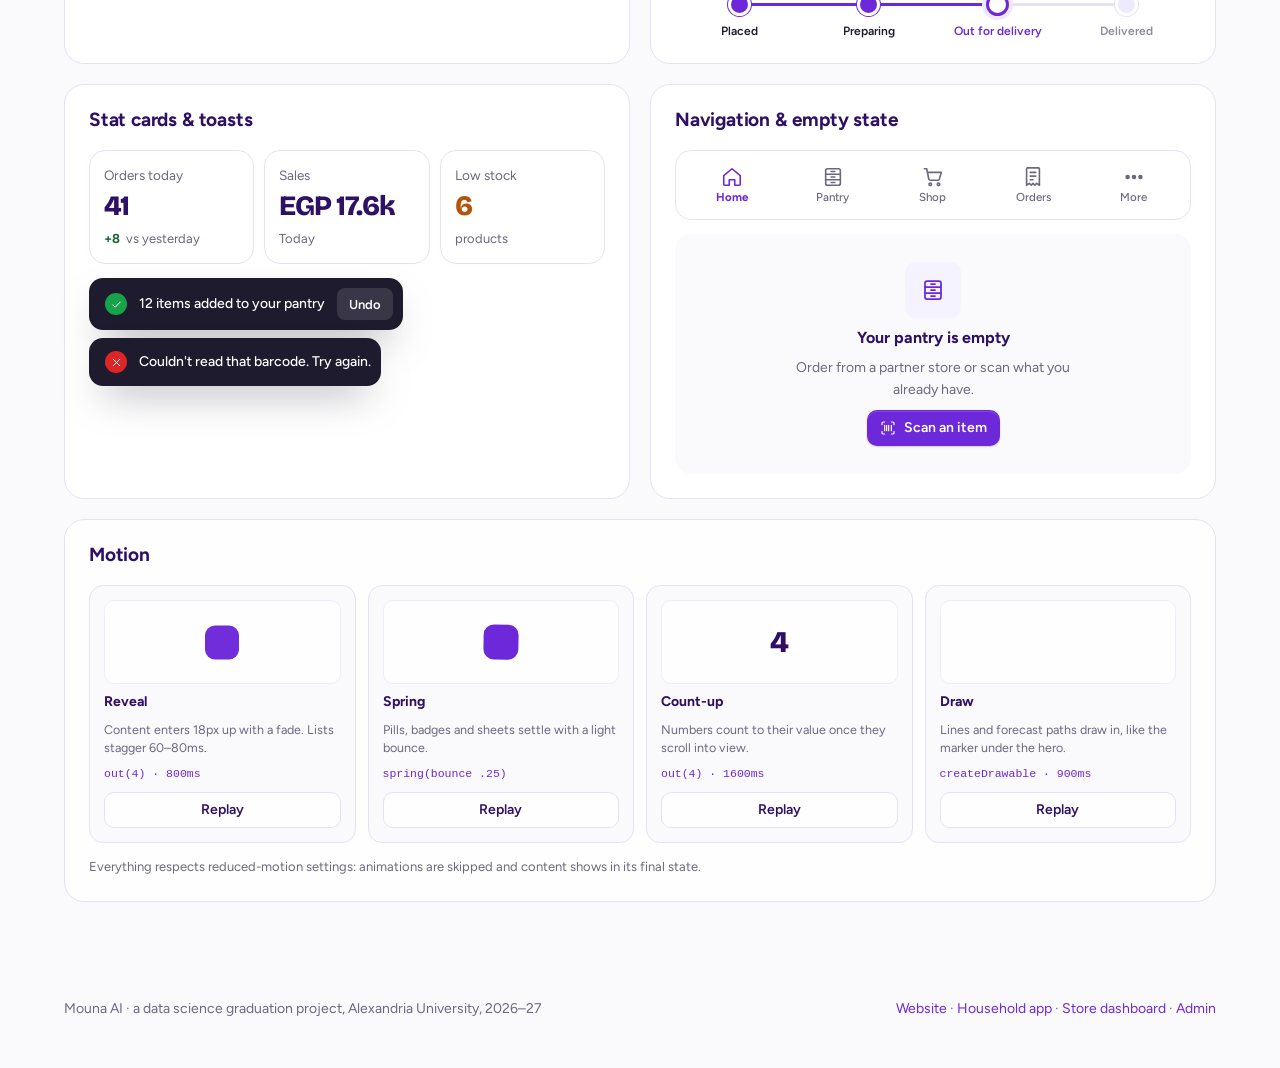
<file: design-system.html>
<!doctype html>
<html lang="en" dir="ltr">
<head>
<meta charset="utf-8">
<meta name="viewport" content="width=device-width, initial-scale=1">
<title>Mouna AI · Design system</title>
<meta name="description" content="Mouna AI design system: colour, type, components and motion shared by the household app, store dashboard and admin panel.">
<link rel="icon" href="favicon.svg" type="image/svg+xml">
<script>(function(r){r.classList.add('anim');setTimeout(function(){if(!window.__khzReady){r.classList.remove('anim');r.classList.add('no-anim');}},3000);})(document.documentElement)</script>
<link rel="preconnect" href="https://fonts.googleapis.com">
<link rel="preconnect" href="https://fonts.gstatic.com" crossorigin>
<link href="https://fonts.googleapis.com/css2?family=Bricolage+Grotesque:opsz,wght@12..96,500..800&family=Figtree:wght@400..800&display=swap" rel="stylesheet">
<link rel="stylesheet" href="css/base.css">
<link rel="stylesheet" href="css/app.css">
<link rel="stylesheet" href="css/dash.css">
<link rel="stylesheet" href="css/ds.css">
</head>
<body class="ds-body">
<div class="wrap">
  <header class="ds-head" data-reveal>
    <a class="brand" href="index.html" aria-label="Mouna AI website">
      <svg class="brand-mark" viewBox="0 0 40 40" aria-hidden="true"><rect class="lid" x="8" y="6" width="24" height="6" rx="3" fill="#2E1065"/><path d="M10 12h20v18a6 6 0 0 1-6 6h-8a6 6 0 0 1-6-6z" fill="#6D28D9"/><rect x="14" y="19" width="12" height="9" rx="2" fill="#F5F3FF"/></svg>
      <span class="brand-name">Mouna <b>AI</b></span>
    </a>
    <h1>Design system</h1>
    <p class="lede">One set of tokens, components and motion for the household app, the store dashboard and the admin panel. 8px grid · 12px cards · 10px buttons · pill chips.</p>
    <div class="ds-fonts"><span><b>Bricolage Grotesque</b>Display</span><span><b>Figtree</b>Interface</span><span><b style="font-family:Thmanyah">ثمانية</b>Thmanyah Sans · Arabic</span><span><b>anime.js 4.4</b>Motion</span></div>
  </header>

  <main class="ds-grid">
    <section class="ds-card" data-reveal aria-labelledby="c1">
      <h2 id="c1">Colour</h2>
      <div class="sw-grid" data-reveal-group>
        <button class="sw" type="button" data-hex="#6D28D9"><i style="background:#6D28D9"></i><b>Primary</b><small>#6D28D9</small></button>
        <button class="sw" type="button" data-hex="#5B21B6"><i style="background:#5B21B6"></i><b>Hover / pressed</b><small>#5B21B6</small></button>
        <button class="sw" type="button" data-hex="#2E1065"><i style="background:#2E1065"></i><b>Deep</b><small>#2E1065</small></button>
        <button class="sw" type="button" data-hex="#A78BFA"><i style="background:#A78BFA"></i><b>Light accent</b><small>#A78BFA</small></button>
        <button class="sw" type="button" data-hex="#F5F3FF"><i style="background:#F5F3FF"></i><b>Tint / AI areas</b><small>#F5F3FF</small></button>
        <button class="sw" type="button" data-hex="#E6E0F8"><i style="background:#E6E0F8"></i><b>Border</b><small>#E6E0F8</small></button>
        <button class="sw" type="button" data-hex="#1E1B2E"><i style="background:#1E1B2E"></i><b>Text</b><small>#1E1B2E</small></button>
        <button class="sw" type="button" data-hex="#6B6880"><i style="background:#6B6880"></i><b>Secondary text</b><small>#6B6880</small></button>
      </div>
      <div class="st-row">
        <div style="background:#F0FDF4"><i style="background:#16A34A"></i><span><b>Green #16A34A</b><br>fresh, delivered</span></div>
        <div style="background:#FFFBEB"><i style="background:#F59E0B"></i><span><b>Amber #F59E0B</b><br>low, expiring</span></div>
        <div style="background:#FEF2F2"><i style="background:#DC2626"></i><span><b>Red #DC2626</b><br>expired, out</span></div>
      </div>
    </section>

    <section class="ds-card" data-reveal data-delay="100" aria-labelledby="c2">
      <h2 id="c2">Type scale</h2>
      <div class="type-row"><small>Display 48/52</small><p class="t-display">Your pantry, ahead</p></div>
      <div class="type-row"><small>H1 32/40</small><p class="t-h1">Running out soon</p></div>
      <div class="type-row"><small>H2 20/28</small><p class="t-h2">El Nour Market</p></div>
      <div class="type-row"><small>Body 16/24</small><p class="t-body">Milk, 2 L left · runs out in 3 days.</p></div>
      <div class="type-row"><small>Small 13/18</small><p class="t-small">Learning from 2 finished packs</p></div>
      <div class="type-row"><small>Arabic H1</small><p class="t-ar" lang="ar" dir="rtl">مخزونك دايمًا جاهز</p></div>
    </section>

    <section class="ds-card" data-reveal aria-labelledby="c3">
      <h2 id="c3">Buttons &amp; inputs</h2>
      <div class="demo-row">
        <button class="btn btn-primary shine" type="button">Get started</button>
        <button class="btn btn-primary" type="button" style="background:var(--violet-press)">Hover</button>
        <button class="btn btn-secondary" type="button">Secondary</button>
        <button class="btn btn-ghost" type="button">Ghost</button>
      </div>
      <div class="demo-row">
        <button class="btn btn-danger" type="button">Remove member</button>
        <button class="btn" type="button" disabled>Disabled</button>
        <button class="btn btn-primary magnet" type="button">Magnetic <i data-i="arrow" class="arr"></i></button>
      </div>
      <div class="ds-form">
        <div class="field"><label for="d1">Household name</label><input class="input" id="d1" value="The Hassan family"></div>
        <div class="field"><label for="d2">Focused</label><input class="input is-focus" id="d2" value="Smouha, Alexandria"></div>
        <div class="field"><label for="d3">Expiry date</label><input class="input" id="d3" type="date" value="2026-11-12"></div>
        <div class="field"><label for="d4">Search</label><label class="search"><i data-i="search"></i><input class="input" id="d4" type="search" placeholder="Search your pantry"></label></div>
      </div>
    </section>

    <section class="ds-card" data-reveal data-delay="100" aria-labelledby="c4">
      <h2 id="c4">Chips, status &amp; the AI badge</h2>
      <div class="demo-row">
        <span class="chip chip-fresh"><span class="dot"></span>Fresh</span>
        <span class="chip chip-low"><span class="dot"></span>Running low</span>
        <span class="chip chip-expiring"><span class="dot"></span>Expiring soon</span>
        <span class="chip chip-expired"><span class="dot"></span>Expired</span>
        <span class="chip chip-live"><span class="dot"></span>Live</span>
        <span class="chip chip-out">Out of stock</span>
      </div>
      <div class="seg demo-row" role="group" aria-label="Category demo" id="dsSeg" style="margin-top:14px">
        <button class="fchip" type="button" data-value="a" aria-pressed="true">All</button>
        <button class="fchip" type="button" data-value="b" aria-pressed="false">Dairy &amp; eggs</button>
        <button class="fchip" type="button" data-value="c" aria-pressed="false">Bread &amp; grains</button>
        <button class="fchip" type="button" data-value="d" aria-pressed="false">Legumes</button>
      </div>
      <div class="demo-row"><span class="ai-badge"><i data-i="spark"></i>AI</span><span class="t-small">Same sparkle + "AI" on every AI-powered element.</span><span class="chip chip-soon"><i data-i="lock"></i>Coming soon</span></div>
      <div class="locked" style="margin-top:14px;min-height:130px"><div class="ghost"><i style="left:6%;top:40%;width:18%;height:50%"></i><i style="left:28%;top:20%;width:18%;height:70%"></i><i style="left:50%;top:6%;width:18%;height:84%"></i><i style="left:72%;top:34%;width:18%;height:56%"></i></div><div class="lock-copy"><strong><i data-i="lock"></i>Budget forecast</strong><span>Will predict where your spending lands by payday.</span><span class="chip chip-soon">Coming soon · sample preview</span></div></div>
    </section>

    <section class="ds-card" data-reveal aria-labelledby="c5">
      <h2 id="c5">Pantry item: card &amp; row</h2>
      <div class="ds-two">
        <article class="item"><div class="it-top"><span class="thumb"><i data-i="milk"></i></span><div><p class="it-name">Milk</p><p class="it-qty">2 L left · exp. 9 Nov</p></div></div><p class="it-run"><i data-i="spark"></i>Runs out in 3 days</p><div class="it-acts"><button class="btn btn-secondary" type="button">−1 used</button><button class="btn btn-secondary" type="button">Finished</button></div></article>
        <div>
          <div class="row-card"><span class="thumb"><i data-i="rice"></i></span><span><b>Rice</b><small>3 kg · runs out in 18 days</small></span><span class="chip chip-fresh">Fresh</span></div>
          <div class="row-card is-red"><span class="thumb is-red"><i data-i="yogurt"></i></span><span><b>Yogurt</b><small>2 cups · expired yesterday</small></span><span class="chip chip-expired">Expired</span></div>
          <div class="skel" aria-label="Loading skeleton"><i style="width:40px;height:40px"></i><span style="flex:1;display:flex;flex-direction:column;gap:6px"><i style="width:60%;height:10px"></i><i style="width:85%;height:10px"></i></span></div>
        </div>
      </div>
    </section>

    <section class="ds-card" data-reveal data-delay="100" aria-labelledby="c6">
      <h2 id="c6">Product &amp; store cards</h2>
      <div class="ds-two">
        <article class="prod"><div class="p-img"><i data-i="rice"></i><span class="p-badge">−10%</span></div><b>Egyptian rice</b><p class="p-sz">1 kg · In stock</p><p class="p-pan">In your pantry: 3 kg</p><div class="p-foot"><span class="price num">EGP 38</span><button class="add-btn is-solid" type="button" id="dsAdd" aria-label="Add Egyptian rice">+</button></div></article>
        <div class="store-card"><div class="sc-top"><span class="logo">EN</span><div><b>El Nour Market</b><small>Smouha · 30–40 min · EGP 15 delivery</small></div></div><p class="offers"><b>3 offers</b> · Cooking oil −15%, Tea 2 for 1</p></div>
      </div>
      <div class="ds-tl" style="margin-top:18px"><p class="t-h2" style="font-size:15px">Order status timeline</p><div class="tl"><span class="tl-line"><i id="dsTl"></i></span><div class="tl-step done"><span class="dot"></span>Placed</div><div class="tl-step done"><span class="dot"></span>Preparing</div><div class="tl-step now"><span class="dot"></span>Out for delivery</div><div class="tl-step"><span class="dot"></span>Delivered</div></div></div>
    </section>

    <section class="ds-card" data-reveal aria-labelledby="c7">
      <h2 id="c7">Stat cards &amp; toasts</h2>
      <div class="ds-stats" id="dsStats">
        <div class="stat"><small>Orders today</small><b class="num" data-count="42">42</b><p class="foot"><span class="up">+8</span> vs yesterday</p></div>
        <div class="stat"><small>Sales</small><b class="num" data-count="18.4" data-decimals="1" data-prefix="EGP " data-suffix="k">EGP 18.4k</b><p class="foot">Today</p></div>
        <div class="stat warn"><small>Low stock</small><b class="num" data-count="6">6</b><p class="foot">products</p></div>
      </div>
      <div class="ds-toasts">
        <div class="toast"><span class="t-ic"><i data-i="check"></i></span><span class="t-msg">12 items added to your pantry</span><button class="t-act" type="button" data-toast-demo>Undo</button></div>
        <div class="toast"><span class="t-ic is-red"><i data-i="x"></i></span><span class="t-msg">Couldn't read that barcode. Try again.</span></div>
      </div>
    </section>

    <section class="ds-card" data-reveal data-delay="100" aria-labelledby="c8">
      <h2 id="c8">Navigation &amp; empty state</h2>
      <nav class="ds-tabbar" id="dsTabs" aria-label="Tab bar demo">
        <span class="tab-ind" aria-hidden="true"></span>
        <button type="button" aria-current="page"><i data-i="home"></i>Home</button>
        <button type="button"><i data-i="pantry"></i>Pantry</button>
        <button type="button"><i data-i="cart"></i>Shop</button>
        <button type="button"><i data-i="orders"></i>Orders</button>
        <button type="button"><i data-i="more"></i>More</button>
      </nav>
      <div class="empty-state"><span class="thumb"><i data-i="pantry"></i></span><b>Your pantry is empty</b><p>Order from a partner store or scan what you already have.</p><button class="btn btn-primary btn-sm" type="button"><i data-i="scan"></i>Scan an item</button></div>
    </section>

    <section class="ds-card wide" data-reveal aria-labelledby="c9">
      <h2 id="c9">Motion</h2>
      <div class="motion-list">
        <div class="mo"><div class="stage-box"><span class="blob" id="moReveal"></span></div><b>Reveal</b><small>Content enters 18px up with a fade. Lists stagger 60–80ms.</small><code>out(4) · 800ms</code><button class="btn btn-secondary btn-sm" type="button" data-mo="reveal">Replay</button></div>
        <div class="mo"><div class="stage-box"><span class="blob" id="moSpring"></span></div><b>Spring</b><small>Pills, badges and sheets settle with a light bounce.</small><code>spring(bounce .25)</code><button class="btn btn-secondary btn-sm" type="button" data-mo="spring">Replay</button></div>
        <div class="mo"><div class="stage-box"><span class="ctr num" id="moCount">0</span></div><b>Count-up</b><small>Numbers count to their value once they scroll into view.</small><code>out(4) · 1600ms</code><button class="btn btn-secondary btn-sm" type="button" data-mo="count">Replay</button></div>
        <div class="mo"><div class="stage-box"><svg class="drw" viewBox="0 0 200 60" aria-hidden="true"><path id="moDraw" d="M6 50 C 50 10, 90 10, 120 30 S 180 52, 194 12"/></svg></div><b>Draw</b><small>Lines and forecast paths draw in, like the marker under the hero.</small><code>createDrawable · 900ms</code><button class="btn btn-secondary btn-sm" type="button" data-mo="draw">Replay</button></div>
      </div>
      <p class="t-small" style="margin-top:14px">Everything respects reduced-motion settings: animations are skipped and content shows in its final state.</p>
    </section>
  </main>
  <footer class="ds-foot"><span>Mouna AI · a data science graduation project, Alexandria University, 2026–27</span><span><a href="index.html">Website</a> · <a href="app.html">Household app</a> · <a href="store.html">Store dashboard</a> · <a href="admin.html">Admin</a></span></footer>
</div>
<script src="vendor/anime.umd.min.js"></script>
<script src="js/core.js"></script>
<script>
(function () {
  const K = window.K, A = K.A, OK = K.OK;
  K.setLangAttr('en');
  K.hydrateIcons();
  K.segmented(document.getElementById('dsSeg'));
  document.querySelectorAll('.magnet').forEach((b) => K.magnet(b));
  document.querySelectorAll('.sw').forEach((s) => s.addEventListener('click', () => {
    try { navigator.clipboard && navigator.clipboard.writeText(s.dataset.hex); } catch (e) {}
    K.toast(s.dataset.hex + ' copied', { icon: 'copy', tone: 'violet' });
    if (OK) A.animate(s.querySelector('i'), { scale: [.92, 1], duration: 500, ease: A.spring({ bounce: .5, duration: 450 }) });
  }));
  const tabs = document.getElementById('dsTabs'), ind = tabs.querySelector('.tab-ind');
  function place(b, inst) { const p = { x: b.offsetLeft + (b.offsetWidth - 64) / 2 }; if (!OK || inst) { A ? A.utils.set(ind, p) : 0; } else A.animate(ind, Object.assign({ duration: 600, ease: A.spring({ bounce: .25, duration: 520 }) }, p)); }
  tabs.querySelectorAll('button').forEach((b) => b.addEventListener('click', () => { tabs.querySelectorAll('button').forEach((x) => x.removeAttribute('aria-current')); b.setAttribute('aria-current', 'page'); place(b); }));
  requestAnimationFrame(() => place(tabs.querySelector('[aria-current]'), true));
  document.getElementById('dsAdd').addEventListener('click', (e) => { K.toast('Egyptian rice added to cart', { icon: 'cart', tone: 'violet' }); if (OK) A.animate(e.currentTarget, { scale: [.8, 1], duration: 450, ease: A.spring({ bounce: .5, duration: 400 }) }); });
  document.querySelector('[data-toast-demo]').addEventListener('click', () => K.toast('Pantry restored', { icon: 'undo' }));
  K.onView(document.getElementById('dsStats'), () => document.querySelectorAll('#dsStats [data-count]').forEach((n, i) => K.countUp(n, { delay: i * 120 })), { threshold: .3 });
  K.onView(document.getElementById('dsTl'), () => { if (OK) A.animate('#dsTl', { scaleX: [0, .667], duration: 1200, ease: 'out(4)' }); else document.getElementById('dsTl').style.transform = 'scaleX(.667)'; }, { threshold: .3 });
  const mo = {
    reveal: () => A.animate('#moReveal', { opacity: [0, 1], y: [18, 0], duration: 800, ease: 'out(4)' }),
    spring: () => A.animate('#moSpring', { scale: [.4, 1], rotate: [-20, 0], duration: 900, ease: A.spring({ bounce: .45, duration: 800 }) }),
    count: () => K.countUp(document.getElementById('moCount'), { to: 42 }),
    draw: () => A.animate(A.createDrawable('#moDraw'), { draw: ['0 0', '0 1'], duration: 900, ease: 'inOut(3)' })
  };
  document.querySelectorAll('[data-mo]').forEach((b) => b.addEventListener('click', () => OK && mo[b.dataset.mo]()));
  K.onView(document.querySelector('.motion-list'), () => { if (OK) Object.values(mo).forEach((f, i) => setTimeout(f, 200 + i * 150)); else document.getElementById('moCount').textContent = '42'; }, { threshold: .3 });
  K.logoIntro();
  K.watchReveals();
})();
</script>
</body>
</html>
</file>
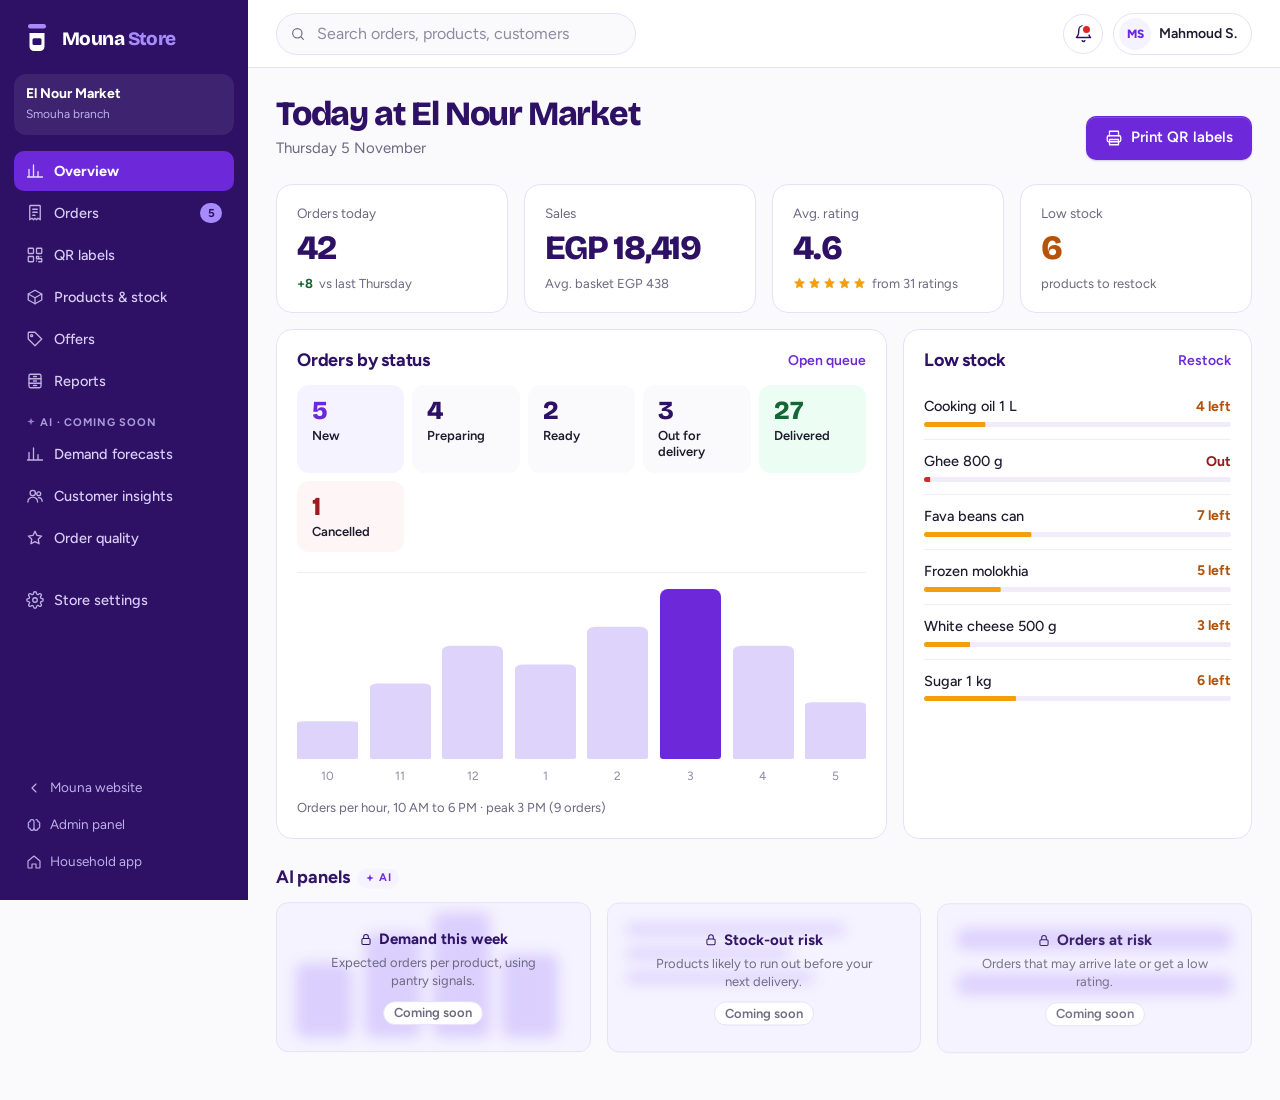
<file: store.html>
<!doctype html>
<html lang="en" dir="ltr">
<head>
<meta charset="utf-8">
<meta name="viewport" content="width=device-width, initial-scale=1">
<title>Mouna Store · El Nour Market</title>
<meta name="description" content="Mouna AI partner store dashboard: today's orders, sales, low stock and order queue.">
<link rel="icon" href="favicon.svg" type="image/svg+xml">
<script>(function(r){r.classList.add('anim');setTimeout(function(){if(!window.__khzReady){r.classList.remove('anim');r.classList.add('no-anim');}},3000);})(document.documentElement)</script>
<link rel="preconnect" href="https://fonts.googleapis.com">
<link rel="preconnect" href="https://fonts.gstatic.com" crossorigin>
<link href="https://fonts.googleapis.com/css2?family=Bricolage+Grotesque:opsz,wght@12..96,500..800&family=Figtree:wght@400..800&display=swap" rel="stylesheet">
<link rel="stylesheet" href="css/base.css">
<link rel="stylesheet" href="css/dash.css">
</head>
<body class="dash-body" data-page="store">
<div class="shell">
  <aside class="sb" aria-label="Store navigation">
    <a class="brand" href="index.html" aria-label="Mouna Store home">
      <svg class="brand-mark" viewBox="0 0 40 40" aria-hidden="true"><rect class="lid" x="8" y="6" width="24" height="6" rx="3" fill="#A78BFA"/><path d="M10 12h20v18a6 6 0 0 1-6 6h-8a6 6 0 0 1-6-6z" fill="#FFFFFF"/><rect x="14" y="19" width="12" height="9" rx="2" fill="#2E1065"/></svg>
      <span class="brand-name">Mouna <b>Store</b></span>
    </a>
    <button class="sb-store" type="button" data-soon><b>El Nour Market</b><small>Smouha branch</small></button>
    <nav class="sb-nav">
      <span class="sb-ind" aria-hidden="true"></span>
      <a href="store.html" aria-current="page"><i data-i="chart"></i>Overview</a>
      <button type="button" data-queue><i data-i="orders"></i>Orders<span class="count num" id="navNew">5</span></button>
      <button type="button" data-qr><i data-i="qr"></i>QR labels</button>
      <button type="button" data-soon><i data-i="box"></i>Products &amp; stock</button>
      <button type="button" data-soon><i data-i="tag"></i>Offers</button>
      <button type="button" data-soon><i data-i="pantry"></i>Reports</button>
      <p class="sb-sec"><i data-i="spark"></i> AI · coming soon</p>
      <button type="button" data-soon><i data-i="chart"></i>Demand forecasts</button>
      <button type="button" data-soon><i data-i="users"></i>Customer insights</button>
      <button type="button" data-soon><i data-i="star"></i>Order quality</button>
      <p class="sb-sec" aria-hidden="true"></p>
      <button type="button" data-soon><i data-i="gear"></i>Store settings</button>
    </nav>
    <div class="sb-foot">
      <a href="index.html"><i data-i="left"></i>Mouna website</a>
      <a href="admin.html"><i data-i="brain"></i>Admin panel</a>
      <a href="app.html#home"><i data-i="home"></i>Household app</a>
    </div>
  </aside>
  <div class="sb-scrim" data-sb-close></div>

  <div class="main">
    <header class="topbar">
      <button class="icon-btn sb-toggle" type="button" aria-label="Open navigation" data-sb-open><i data-i="menu"></i></button>
      <label class="search"><span class="sr-only">Search</span><i data-i="search"></i><input class="input" type="search" placeholder="Search orders, products, customers"></label>
      <div class="tb-right">
        <button class="icon-btn tb-bell" type="button" aria-label="Notifications" data-queue><i data-i="bell"></i><i></i></button>
        <span class="me"><span class="ini">MS</span><span class="nm">Mahmoud S.</span></span>
      </div>
    </header>

    <main class="content" id="main">
      <div class="pg-head" data-reveal>
        <div><h1>Today at El Nour Market</h1><p>Thursday 5 November</p></div>
        <button class="btn btn-primary" type="button" data-qr><i data-i="printer"></i>Print QR labels</button>
      </div>

      <section class="stats" aria-label="Today's numbers" data-reveal-group>
        <div class="stat"><small>Orders today</small><b class="num" data-count="42" id="stOrders">0</b><p class="foot"><span class="up">+8</span> vs last Thursday</p></div>
        <div class="stat"><small>Sales</small><b class="num" data-count="18420" data-prefix="EGP " data-locale="en-US">EGP 0</b><p class="foot">Avg. basket EGP 438</p></div>
        <div class="stat"><small>Avg. rating</small><b class="num" data-count="4.6" data-decimals="1">0.0</b><p class="foot"><span class="stars" aria-hidden="true"><i data-i="star"></i><i data-i="star"></i><i data-i="star"></i><i data-i="star"></i><i data-i="star"></i></span>from 31 ratings</p></div>
        <div class="stat warn"><small>Low stock</small><b class="num" data-count="6">0</b><p class="foot">products to restock</p></div>
      </section>

      <div class="grid2">
        <section class="box" data-reveal aria-labelledby="hStatus">
          <div class="card-h"><h2 id="hStatus">Orders by status</h2><button class="link" type="button" data-queue>Open queue</button></div>
          <div class="tiles" id="tiles">
            <button class="tile-s t-new" type="button" data-queue><b class="num" data-k="new">5</b><span>New</span></button>
            <div class="tile-s"><b class="num" data-k="prep">4</b><span>Preparing</span></div>
            <div class="tile-s"><b class="num" data-k="ready">2</b><span>Ready</span></div>
            <div class="tile-s"><b class="num" data-k="out">3</b><span>Out for delivery</span></div>
            <div class="tile-s t-done"><b class="num" data-k="done">27</b><span>Delivered</span></div>
            <div class="tile-s t-cancel"><b class="num" data-k="cancel">1</b><span>Cancelled</span></div>
          </div>
          <div class="chart">
            <div class="bars" id="bars"></div>
            <div class="xlab" id="xlab" aria-hidden="true"></div>
            <p class="cap">Orders per hour, 10 AM to 6 PM · peak 3 PM (9 orders)</p>
          </div>
        </section>
        <section class="box" data-reveal data-delay="120" aria-labelledby="hLow">
          <div class="card-h"><h2 id="hLow">Low stock</h2><button class="link" type="button" data-soon>Restock</button></div>
          <ul class="low-list">
            <li><b>Cooking oil 1 L</b><em class="num">4 left</em><span class="lv"><i style="--v:.2"></i></span></li>
            <li><b>Ghee 800 g</b><em class="out">Out</em><span class="lv"><i class="out" style="--v:.02"></i></span></li>
            <li><b>Fava beans can</b><em class="num">7 left</em><span class="lv"><i style="--v:.35"></i></span></li>
            <li><b>Frozen molokhia</b><em class="num">5 left</em><span class="lv"><i style="--v:.25"></i></span></li>
            <li><b>White cheese 500 g</b><em class="num">3 left</em><span class="lv"><i style="--v:.15"></i></span></li>
            <li><b>Sugar 1 kg</b><em class="num">6 left</em><span class="lv"><i style="--v:.3"></i></span></li>
          </ul>
        </section>
      </div>

      <div class="card-h" style="margin-top:28px" data-reveal><h2>AI panels <span class="ai-badge"><i data-i="spark"></i>AI</span></h2></div>
      <div class="ai-row" data-reveal-group>
        <div class="locked"><div class="ghost"><i style="left:6%;top:40%;width:18%;height:50%"></i><i style="left:28%;top:20%;width:18%;height:70%"></i><i style="left:50%;top:6%;width:18%;height:84%"></i><i style="left:72%;top:34%;width:18%;height:56%"></i></div><div class="lock-copy"><strong><i data-i="lock"></i>Demand this week</strong><span>Expected orders per product, using pantry signals.</span><span class="chip chip-soon">Coming soon</span></div></div>
        <div class="locked"><div class="ghost"><i style="left:6%;top:14%;width:70%;height:10px"></i><i style="left:6%;top:30%;width:52%;height:10px"></i><i style="left:6%;top:46%;width:60%;height:10px"></i></div><div class="lock-copy"><strong><i data-i="lock"></i>Stock-out risk</strong><span>Products likely to run out before your next delivery.</span><span class="chip chip-soon">Coming soon</span></div></div>
        <div class="locked"><div class="ghost"><i style="left:6%;top:16%;width:88%;height:22px"></i><i style="left:6%;top:46%;width:88%;height:22px"></i></div><div class="lock-copy"><strong><i data-i="lock"></i>Orders at risk</strong><span>Orders that may arrive late or get a low rating.</span><span class="chip chip-soon">Coming soon</span></div></div>
      </div>
    </main>
  </div>
</div>
<script src="vendor/anime.umd.min.js"></script>
<script src="js/core.js"></script>
<script src="js/dash.js"></script>
</body>
</html>
</file>
<file: css/base.css>
/* Mouna AI · shared tokens + components
   8px grid · 12px cards · 10px buttons · pill chips */

@font-face{font-family:"Thmanyah";src:url("../fonts/thmanyahsans-Regular.woff2") format("woff2");font-weight:400;font-display:swap}
@font-face{font-family:"Thmanyah";src:url("../fonts/thmanyahsans-Medium.woff2") format("woff2");font-weight:500;font-display:swap}
@font-face{font-family:"Thmanyah";src:url("../fonts/thmanyahsans-Bold.woff2") format("woff2");font-weight:600 700;font-display:swap}
@font-face{font-family:"Thmanyah";src:url("../fonts/thmanyahsans-Black.woff2") format("woff2");font-weight:800 900;font-display:swap}

:root{
  --violet:#6D28D9;
  --violet-press:#5B21B6;
  --deep:#2E1065;
  --deep-2:#3B1784;
  --lilac:#A78BFA;
  --tint:#F5F3FF;
  --tint-2:#EDE9FE;
  --line:#E6E0F8;
  --line-soft:#F0ECFA;
  --ink:#1E1B2E;
  --ink-2:#6B6880;
  --ink-3:#8E8AA3;
  --bg:#FFFFFF;
  --bg-soft:#FAFAFC;

  --green:#16A34A; --green-ink:#166534; --green-bg:#DCFCE7;
  --amber:#F59E0B; --amber-ink:#92400E; --amber-bg:#FEF3C7;
  --red:#DC2626;   --red-ink:#991B1B;   --red-bg:#FEE2E2; --red-tint:#FEF6F6;

  --r-card:12px; --r-btn:10px; --r-panel:20px; --r-pill:999px;
  --shadow-sm:0 1px 2px rgba(46,16,101,.05);
  --shadow-md:0 1px 2px rgba(46,16,101,.04),0 12px 32px -16px rgba(46,16,101,.18);
  --shadow-lg:0 2px 4px rgba(46,16,101,.04),0 32px 64px -24px rgba(46,16,101,.28);

  --font-display:"Bricolage Grotesque","Thmanyah",ui-sans-serif,system-ui,sans-serif;
  --font-ui:"Figtree","Thmanyah",ui-sans-serif,system-ui,sans-serif;

  --ease-out:cubic-bezier(.22,1,.36,1);
}
html[lang="ar"]{
  --font-display:"Thmanyah",ui-sans-serif,system-ui,sans-serif;
  --font-ui:"Thmanyah",ui-sans-serif,system-ui,sans-serif;
}

*,*::before,*::after{box-sizing:border-box}
[hidden]{display:none!important}
:where(ul,ol)[class]{list-style:none;margin:0;padding:0}
html{-webkit-text-size-adjust:100%;text-size-adjust:100%}
body{margin:0;background:var(--bg);color:var(--ink);font:400 16px/1.55 var(--font-ui);-webkit-font-smoothing:antialiased;-moz-osx-font-smoothing:grayscale;text-rendering:optimizeLegibility}
img,svg{display:block;max-width:100%}
button,input,select,textarea{font:inherit;color:inherit}
button{cursor:pointer;background:none;border:0;padding:0}
a{color:var(--violet);text-decoration:none}
a:hover{color:var(--violet-press)}
h1,h2,h3,h4{font-family:var(--font-display);color:var(--deep);margin:0;line-height:1.08;letter-spacing:-.03em;font-weight:800;text-wrap:balance}
html[lang="ar"] :is(h1,h2,h3,h4){letter-spacing:0;line-height:1.3}
p{margin:0;text-wrap:pretty}
.num{font-variant-numeric:tabular-nums}
:focus-visible{outline:3px solid var(--lilac);outline-offset:2px;border-radius:6px}
::selection{background:var(--tint-2);color:var(--deep)}
.sr-only{position:absolute;width:1px;height:1px;padding:0;margin:-1px;overflow:hidden;clip:rect(0,0,0,0);white-space:nowrap;border:0}
.wrap{max-width:1200px;margin:0 auto;padding-inline:24px}
@media (max-width:640px){.wrap{padding-inline:16px}}

/* ---------- Brand ---------- */
.brand{display:inline-flex;align-items:center;gap:10px;text-decoration:none;color:var(--deep)}
.brand:hover{color:var(--deep)}
.brand-name{font-family:var(--font-display);font-size:21px;font-weight:800;letter-spacing:-.03em;white-space:nowrap}
.brand-name b{color:var(--violet);font-weight:800}
.brand-mark{width:30px;height:30px;flex:none;overflow:visible}
.brand-mark .lid{transform-box:fill-box;transform-origin:50% 100%}

/* ---------- Buttons ---------- */
.btn{--h:44px;position:relative;display:inline-flex;align-items:center;justify-content:center;gap:8px;height:var(--h);padding:0 18px;border-radius:var(--r-btn);font:600 15px/1 var(--font-ui);white-space:nowrap;text-decoration:none;border:1px solid transparent;transition:background-color .2s,border-color .2s,color .2s,box-shadow .2s;-webkit-tap-highlight-color:transparent;user-select:none}
.btn:active{transform:scale(.97)}
.btn-lg{--h:52px;padding:0 24px;font-size:16px}
.btn-sm{--h:36px;padding:0 12px;font-size:14px}
.btn-primary{background:var(--violet);color:#fff;box-shadow:inset 0 1px 0 rgba(255,255,255,.14),0 1px 2px rgba(46,16,101,.2)}
.btn-primary:hover{background:var(--violet-press);color:#fff}
.btn-secondary{background:#fff;color:var(--deep);border-color:var(--line)}
.btn-secondary:hover{border-color:var(--lilac);color:var(--deep)}
.btn-ghost{color:var(--violet)}
.btn-ghost:hover{background:var(--tint)}
.btn-danger{background:var(--red);color:#fff}
.btn-light{background:#fff;color:var(--violet)}
.btn-light:hover{background:var(--tint);color:var(--violet-press)}
.btn[disabled],.btn[aria-disabled="true"]{background:var(--tint-2);color:var(--ink-3);border-color:transparent;cursor:not-allowed;box-shadow:none}
.btn svg{width:18px;height:18px;flex:none}
.btn-sm svg{width:16px;height:16px}
.btn .arr{transition:transform .35s var(--ease-out)}
.btn:hover .arr{transform:translateX(3px)}
html[dir="rtl"] .btn .arr{transform:scaleX(-1)}
html[dir="rtl"] .btn:hover .arr{transform:scaleX(-1) translateX(3px)}
.icon-btn{display:inline-grid;place-items:center;width:40px;height:40px;border-radius:var(--r-pill);border:1px solid var(--line);background:#fff;color:var(--deep);transition:border-color .2s,background-color .2s}
.icon-btn:hover{border-color:var(--lilac)}

/* Shine sweep used on primary CTAs */
.shine{overflow:hidden;isolation:isolate}
.shine::after{content:"";position:absolute;inset:0;z-index:-1;background:linear-gradient(105deg,transparent 30%,rgba(255,255,255,.28) 48%,transparent 66%);transform:translateX(-120%);animation:shine 4.5s var(--ease-out) 1.6s infinite}
@keyframes shine{0%{transform:translateX(-120%)}38%,100%{transform:translateX(120%)}}

/* ---------- Chips ---------- */
.chip{display:inline-flex;align-items:center;gap:6px;height:24px;padding:0 10px;border-radius:var(--r-pill);font:600 12px/1 var(--font-ui);white-space:nowrap;background:var(--tint);color:var(--violet)}
.chip .dot{width:7px;height:7px;border-radius:50%;background:currentColor;flex:none}
.chip svg{width:11px;height:11px;flex:none}
.chip-fresh{background:var(--green-bg);color:var(--green-ink)}
.chip-low,.chip-expiring{background:var(--amber-bg);color:var(--amber-ink)}
.chip-expired{background:var(--red-bg);color:var(--red-ink)}
.chip-out{background:var(--red-tint);color:var(--red-ink);border:1px solid var(--red-bg)}
.chip-soon{background:#fff;color:var(--violet);border:1px solid var(--line)}
.chip-live{background:var(--green-bg);color:var(--green-ink)}
.chip-live .dot{position:relative}
.chip-live .dot::after{content:"";position:absolute;inset:-3px;border-radius:50%;border:2px solid var(--green);opacity:0;animation:ping 2s var(--ease-out) infinite}
@keyframes ping{0%{transform:scale(.5);opacity:.8}100%{transform:scale(1.8);opacity:0}}
.ai-badge{display:inline-flex;align-items:center;gap:4px;height:20px;padding:0 8px;border-radius:var(--r-pill);background:var(--tint);color:var(--violet);font:700 11px/1 var(--font-ui);letter-spacing:.02em;position:relative;overflow:hidden}
.ai-badge svg{width:10px;height:10px}
.ai-badge::after{content:"";position:absolute;inset:0;background:linear-gradient(100deg,transparent 35%,rgba(255,255,255,.85) 50%,transparent 65%);transform:translateX(-100%);animation:shine 3.6s ease-in-out infinite}

/* Filter chip / segmented */
.fchip{display:inline-flex;align-items:center;height:36px;padding:0 14px;border-radius:var(--r-pill);border:1px solid var(--line);background:#fff;color:var(--ink);font:500 14px/1 var(--font-ui);white-space:nowrap;transition:color .2s,border-color .2s;position:relative;z-index:1}
.fchip:hover{border-color:var(--lilac)}
.fchip[aria-pressed="true"],.fchip[aria-selected="true"]{color:#fff;border-color:transparent;background:var(--violet)}
.seg .fchip[aria-pressed="true"]{background:transparent}
.seg{position:relative;display:flex;gap:8px;overflow-x:auto;scrollbar-width:none;padding:2px}
.seg::-webkit-scrollbar{display:none}
.seg .pill-bg{position:absolute;top:2px;left:0;height:36px;border-radius:var(--r-pill);background:var(--violet);z-index:0;pointer-events:none;will-change:transform,width}

/* ---------- Inputs ---------- */
.field{display:flex;flex-direction:column;gap:6px}
.field label{font:600 13px/1.2 var(--font-ui);color:var(--ink)}
.input{height:44px;padding:0 14px;border-radius:var(--r-btn);border:1px solid var(--line);background:#fff;color:var(--ink);transition:border-color .2s,box-shadow .2s;width:100%}
.input::placeholder{color:var(--ink-3)}
.input:hover{border-color:var(--lilac)}
.input:focus{outline:none;border-color:var(--violet);box-shadow:0 0 0 4px var(--tint-2)}
.search{position:relative;display:flex;align-items:center}
.search svg{position:absolute;inset-inline-start:14px;width:16px;height:16px;color:var(--ink-2);pointer-events:none}
.search .input{padding-inline-start:40px;border-radius:var(--r-pill);background:var(--bg-soft)}

/* ---------- Cards ---------- */
.card{background:#fff;border:1px solid var(--line);border-radius:var(--r-card)}
.thumb{display:grid;place-items:center;width:44px;height:44px;border-radius:10px;background:var(--tint);color:var(--violet);flex:none}
.thumb svg{width:24px;height:24px}
.thumb.is-red{background:var(--red-tint);color:var(--red)}
.thumb.is-amber{background:#FFFBEB;color:#B45309}

/* Locked "coming soon" AI panel */
.locked{position:relative;overflow:hidden;border-radius:var(--r-card);background:var(--tint);border:1px solid var(--line);isolation:isolate}
.locked .ghost{position:absolute;inset:0;z-index:-1;filter:blur(7px);opacity:.75;pointer-events:none}
.locked .ghost i{position:absolute;border-radius:8px;background:var(--lilac);opacity:.45}
.locked .lock-copy{display:flex;flex-direction:column;align-items:center;justify-content:center;gap:6px;text-align:center;padding:24px 16px;min-height:100%}
.locked .lock-copy strong{display:inline-flex;align-items:center;gap:6px;color:var(--deep);font:700 15px/1.2 var(--font-ui)}
.locked .lock-copy strong svg{width:14px;height:14px;flex:none}
.locked .lock-copy span{color:var(--ink-2);font-size:13px;line-height:1.45;max-width:30ch}
.locked .lock-copy .chip-soon{margin-top:4px}

/* ---------- Toast ---------- */
.toasts{position:fixed;inset-inline:0;bottom:24px;z-index:200;display:flex;flex-direction:column;align-items:center;gap:8px;pointer-events:none;padding-inline:16px}
.toast{pointer-events:auto;display:flex;align-items:center;gap:12px;min-height:48px;max-width:min(440px,100%);padding:10px 10px 10px 16px;border-radius:14px;background:var(--ink);color:#fff;font:500 14px/1.35 var(--font-ui);box-shadow:0 18px 40px -16px rgba(30,27,46,.55)}
html[dir="rtl"] .toast{padding:10px 16px 10px 10px}
.toast .t-ic{width:22px;height:22px;border-radius:50%;display:grid;place-items:center;flex:none;background:var(--green)}
.toast .t-ic.is-red{background:var(--red)}
.toast .t-ic.is-violet{background:var(--violet)}
.toast .t-ic svg{width:13px;height:13px}
.toast .t-msg{flex:1}
.toast .t-act{height:32px;padding:0 12px;border-radius:8px;background:rgba(255,255,255,.12);color:#fff;font-weight:600;font-size:13px}
.toast .t-act:hover{background:rgba(255,255,255,.2)}

/* ---------- Motion base ---------- */
/* Hidden start-states only apply once JS + anime are present (html.anim); a head timer removes them if anything fails. */
html.anim [data-reveal]{opacity:0}
html.anim [data-reveal-group]>*{opacity:0}
html.anim .split .wi{display:inline-block;transform:translateY(105%)}
.split .w{display:inline-block;overflow:hidden;vertical-align:top;padding-bottom:.08em;margin-bottom:-.08em}
html[lang="ar"] .split .w{padding-bottom:.25em;margin-bottom:-.25em;padding-top:.1em;margin-top:-.1em}
html.no-anim [data-reveal],html.no-anim [data-reveal-group]>*{opacity:1!important}
html.no-anim .split .wi{transform:none!important}

@media (prefers-reduced-motion:reduce){
  *,*::before,*::after{animation-duration:.001ms!important;animation-iteration-count:1!important;transition-duration:.001ms!important;scroll-behavior:auto!important}
  html.anim [data-reveal],html.anim [data-reveal-group]>*{opacity:1!important}
  html.anim .split .wi{transform:none!important}
}
</file>
<file: css/landing.css>
/* Mouna AI · landing */
.skip{position:absolute;inset-inline-start:16px;top:-60px;z-index:300;padding:10px 14px;border-radius:10px;background:var(--deep);color:#fff;font-weight:600}
.skip:focus{top:12px;color:#fff}
html{scroll-behavior:smooth;scroll-padding-top:84px}

/* ---------- Header ---------- */
.site-head{position:sticky;top:0;z-index:50;background:rgba(255,255,255,.82);-webkit-backdrop-filter:saturate(1.4) blur(14px);backdrop-filter:saturate(1.4) blur(14px);border-bottom:1px solid transparent;transition:border-color .3s,background-color .3s}
.site-head.is-stuck{border-bottom-color:var(--line);background:rgba(255,255,255,.9)}
.head-row{display:flex;align-items:center;gap:24px;height:68px}
.main-nav{position:relative;display:flex;gap:4px;margin-inline:auto}
.main-nav a{position:relative;z-index:1;padding:8px 12px;border-radius:999px;color:var(--ink);font:500 15px/1 var(--font-ui);transition:color .2s}
.main-nav a:hover{color:var(--deep)}
.nav-hover{position:absolute;top:0;left:0;height:100%;width:0;border-radius:999px;background:var(--tint);opacity:0;pointer-events:none}
.head-actions{display:flex;align-items:center;gap:6px}
.lang-btn{display:inline-flex;align-items:center;gap:6px;height:36px;padding:0 10px;border-radius:999px;color:var(--ink-2);font:600 14px/1 var(--font-ui);transition:color .2s,background-color .2s}
.lang-btn svg{width:16px;height:16px}
.lang-btn:hover{color:var(--deep);background:var(--tint)}
html[lang="en"] .lang-btn [data-t="lang"]{font-family:"Thmanyah",var(--font-ui)}
.menu-btn{display:none}
.mnav{display:flex;flex-direction:column;padding:8px 16px 16px;border-top:1px solid var(--line);background:#fff}
.mnav a{padding:14px 4px;border-bottom:1px solid var(--line-soft);color:var(--deep);font-weight:600;font-size:17px}
@media (max-width:960px){.main-nav{display:none}.head-actions{margin-inline-start:auto}}
@media (max-width:640px){.menu-btn{display:inline-grid}.head-actions .login{display:none}.lang-btn [data-t="lang"]{display:none}.head-row{gap:12px}}
@media (min-width:961px){.mnav{display:none!important}}

/* ---------- Hero ---------- */
.hero{position:relative;background:var(--bg-soft);overflow:hidden;isolation:isolate}
.dotfield{position:absolute;inset:0;width:100%;height:100%;z-index:-1;-webkit-mask-image:radial-gradient(ellipse 70% 80% at 70% 40%,#000 25%,transparent 75%);mask-image:radial-gradient(ellipse 70% 80% at 70% 40%,#000 25%,transparent 75%)}
html[dir="rtl"] .dotfield{-webkit-mask-image:radial-gradient(ellipse 70% 80% at 30% 40%,#000 25%,transparent 75%);mask-image:radial-gradient(ellipse 70% 80% at 30% 40%,#000 25%,transparent 75%)}
.hero-grid{display:grid;grid-template-columns:minmax(0,1.08fr) minmax(0,.92fr);gap:56px;align-items:center;padding-block:88px 104px}
.hero-copy{display:flex;flex-direction:column;gap:24px;align-items:flex-start}
.eyebrow-chip{display:inline-flex;align-items:center;gap:6px;height:30px;padding:0 12px;border-radius:999px;background:#fff;border:1px solid var(--line);color:var(--violet);font:600 13px/1 var(--font-ui)}
.eyebrow-chip svg{width:12px;height:12px}
.hero-title{font-size:clamp(42px,6.4vw,76px);line-height:.98;letter-spacing:-.045em;font-variation-settings:"opsz" 96;color:var(--deep);max-width:12ch}
html[lang="ar"] .hero-title{font-size:clamp(40px,5.6vw,68px);line-height:1.2;letter-spacing:0;max-width:14ch;font-weight:900}
.mark{position:relative;display:inline;color:var(--violet);white-space:nowrap}
.mark-line{position:absolute;inset-inline:-2%;bottom:-.12em;width:104%;height:.32em;overflow:visible;pointer-events:none}
.mark-line path{fill:none;stroke:var(--lilac);stroke-width:7;stroke-linecap:round;opacity:.75}
html[lang="ar"] .mark-line{bottom:-.02em}
.hero-sub{font-size:19px;line-height:1.6;color:var(--ink-2);max-width:44ch}
.hero-ctas{display:flex;flex-wrap:wrap;gap:12px}
.hero-note{font-size:14px;color:var(--ink-2)}
.hero-note::first-letter{text-transform:uppercase}

.hero-visual{position:relative;justify-self:end;width:100%;max-width:440px;padding-bottom:84px}
html[dir="rtl"] .hero-visual{justify-self:start}
.runout{position:relative;z-index:2;background:#fff;border:1px solid var(--line);border-radius:var(--r-panel);padding:22px;box-shadow:var(--shadow-lg)}
.ro-head{display:flex;align-items:center;justify-content:space-between;margin-bottom:14px}
.ro-head h2{font:700 17px/1.2 var(--font-ui);letter-spacing:-.01em;color:var(--deep)}
.ro-list{display:flex;flex-direction:column;gap:8px}
.ro-item{display:grid;grid-template-columns:44px 1fr 64px auto;align-items:center;gap:12px;padding:10px 12px 10px 10px;border-radius:12px;background:var(--bg-soft);border:1px solid var(--line-soft)}
html[dir="rtl"] .ro-item{padding:10px 10px 10px 12px}
.ro-meta{display:flex;flex-direction:column;min-width:0}
.ro-meta strong{font:600 15px/1.25 var(--font-ui);color:var(--ink)}
.ro-meta span{font-size:13px;color:var(--ink-2)}
.ro-level{height:6px;border-radius:99px;background:var(--line);overflow:hidden}
.ro-level i{display:block;height:100%;width:100%;border-radius:inherit;background:var(--amber);transform-origin:left center;transform:scaleX(var(--lvl,0))}
html[dir="rtl"] .ro-level i{transform-origin:right center}
.ro-item[data-days="18"] .ro-level i{background:var(--green)}
.days{display:inline-flex;align-items:baseline;font:700 14px/1 var(--font-ui);white-space:nowrap;min-width:64px;justify-content:flex-end}
.tone-amber{color:#B45309}
.tone-green{color:var(--green-ink)}
.flap{display:inline-block;min-width:1.2ch;text-align:center;transform-origin:50% 50%;backface-visibility:hidden}
.restock{width:100%;margin-top:16px;--h:48px;overflow:hidden}
.restock .rs-done{position:absolute;inset:0;display:flex;align-items:center;justify-content:center;gap:8px;opacity:0;transform:translateY(100%)}
.restock .rs-done svg{width:18px;height:18px}
.restock.is-done{background:var(--green)}

/* kokonutui-style notification stack */
.nstack{position:absolute;z-index:1;inset-inline-start:-36px;bottom:0;width:min(330px,88%);height:76px;outline:none;cursor:pointer}
.note{position:absolute;inset-inline:0;bottom:0;display:flex;align-items:center;gap:12px;padding:12px 14px;border-radius:14px;background:#fff;border:1px solid var(--line);box-shadow:var(--shadow-md);transform-origin:50% 100%}
.note strong{display:block;font:600 14px/1.3 var(--font-ui);color:var(--ink)}
.note small{display:block;font-size:12px;color:var(--ink-2);margin-top:1px}
.n-ic{display:grid;place-items:center;width:34px;height:34px;border-radius:10px;flex:none}
.n-ic svg{width:18px;height:18px}
.note.tone-red .n-ic{background:var(--red-bg);color:var(--red)}
.note.tone-amber .n-ic{background:var(--amber-bg);color:#B45309}
.note.tone-violet .n-ic{background:var(--tint);color:var(--violet)}

/* ---------- Sections ---------- */
.sec{position:relative;padding-block:112px}
.sec-soft{background:var(--bg-soft)}
.kicker{display:inline-flex;align-items:center;gap:6px;margin-bottom:12px;color:var(--violet);font:700 13px/1 var(--font-ui);letter-spacing:.08em;text-transform:uppercase}
html[lang="ar"] .kicker{letter-spacing:0;font-size:15px}
.kicker svg{width:12px;height:12px}
.kicker-light{color:var(--lilac)}
.sec-title{font-size:clamp(32px,4.2vw,50px);letter-spacing:-.035em;max-width:20ch}
html[lang="ar"] .sec-title{letter-spacing:0;font-weight:900}
.sec-title.light,.light{color:#fff}
.sec-sub{margin-top:14px;font-size:18px;line-height:1.6;color:var(--ink-2);max-width:56ch}
.sec-sub.light{color:#D9CFF7}

/* Steps */
.steps{position:relative;display:grid;grid-template-columns:repeat(3,1fr);gap:24px;margin-top:48px}
.steps-line{position:absolute;inset-inline:0;top:96px;width:100%;height:40px;z-index:0;pointer-events:none}
.steps-line path{fill:none;stroke:var(--lilac);stroke-width:2;stroke-dasharray:6 8;opacity:.6}
.step{position:relative;z-index:1;display:flex;flex-direction:column;gap:10px;padding:16px 16px 24px;background:#fff;border:1px solid var(--line);border-radius:var(--r-panel);transition:border-color .3s,box-shadow .3s}
.step:hover{border-color:#D6CCF5;box-shadow:var(--shadow-md)}
.step-ai{background:linear-gradient(#fff,#fff) padding-box,var(--tint) border-box}
.step-vis{position:relative;height:168px;margin-bottom:10px;border-radius:14px;background:var(--bg-soft);border:1px solid var(--line-soft);overflow:hidden}
.step-n{display:grid;place-items:center;width:30px;height:30px;margin-inline-start:8px;border-radius:9px;background:var(--violet);color:#fff;font:700 14px/1 var(--font-ui)}
.step-ai .step-n{background:var(--deep)}
.step h3,.step p{padding-inline:8px}
.step h3{font:700 20px/1.25 var(--font-ui);letter-spacing:-.015em;color:var(--deep)}
.step p{color:var(--ink-2);font-size:15px;line-height:1.6}

/* step 1 visual */
.vis-order .vo-cart{position:absolute;left:50%;bottom:18px;translate:-50% 0;display:grid;place-items:center;width:56px;height:56px;border-radius:16px;background:var(--violet);color:#fff;box-shadow:0 10px 24px -10px rgba(109,40,217,.6)}
.vis-order .vo-cart svg{width:26px;height:26px}
.vo-badge{position:absolute;top:-7px;right:-7px;display:grid;place-items:center;min-width:22px;height:22px;padding:0 6px;border-radius:99px;background:var(--deep);color:#fff;font:700 12px/1 var(--font-ui);border:2px solid var(--bg-soft)}
.vo-item{position:absolute;left:calc(50% + var(--x));top:22px;display:grid;place-items:center;width:44px;height:44px;margin-left:-22px;border-radius:12px;background:#fff;border:1px solid var(--line);color:var(--violet)}
html.anim .hero-title,html.anim .ro-item,html.anim .nstack .note{opacity:0}
.vo-item svg{width:22px;height:22px}
/* step 2 visual */
.vs-pack{position:absolute;left:50%;top:18px;translate:-50% 0;display:grid;place-items:center;width:92px;height:92px;border-radius:16px;background:#fff;border:1px solid var(--line);color:var(--violet);overflow:hidden}
.vs-pack>svg{width:40px;height:40px}
.vs-qr{position:absolute;right:6px;bottom:6px;display:grid;place-items:center;width:26px;height:26px;border-radius:6px;background:var(--deep);color:#fff}
.vs-qr svg{width:16px;height:16px}
.vs-beam{position:absolute;left:-10%;right:-10%;top:0;height:3px;background:var(--violet);box-shadow:0 0 0 6px rgba(109,40,217,.12);border-radius:3px;opacity:0}
.vs-row{position:absolute;left:16px;right:16px;bottom:14px;display:flex;align-items:center;gap:10px;padding:8px 12px;border-radius:12px;background:#fff;border:1px solid var(--line);opacity:0}
.vs-row>svg{width:22px;height:22px;padding:4px;border-radius:50%;background:var(--green);color:#fff;flex:none}
.vs-row b{display:block;font:600 14px/1.2 var(--font-ui);color:var(--ink)}
.vs-row small{display:block;font-size:12px;color:var(--ink-2)}
/* step 3 visual */
.vf-chart{position:absolute;inset:14px 14px 34px;width:calc(100% - 28px);height:calc(100% - 48px)}
.vf-grid{stroke:var(--line);stroke-width:1;fill:none}
.vf-line{fill:none;stroke:var(--violet);stroke-width:3;stroke-linecap:round;stroke-linejoin:round}
.vf-fore{fill:none;stroke:var(--lilac);stroke-width:3;stroke-dasharray:5 6;stroke-linecap:round}
.vf-dot{fill:#fff;stroke:var(--red);stroke-width:3;transform-box:fill-box;transform-origin:center}
.vf-tag{position:absolute;inset-inline-end:12px;bottom:10px;display:inline-flex;align-items:center;gap:5px;height:26px;padding:0 10px;border-radius:99px;background:var(--deep);color:#fff;font:600 12px/1 var(--font-ui)}
.vf-tag svg{width:11px;height:11px;color:var(--lilac)}
html[dir="rtl"] .vf-chart{transform:scaleX(-1)}

/* Homes */
.homes{display:grid;grid-template-columns:repeat(2,minmax(0,1fr));gap:24px;max-width:880px;margin:48px auto 0}
.home-card{display:flex;flex-direction:column;gap:10px;padding:24px;background:#fff;border:1px solid var(--line);border-radius:var(--r-panel);transition:border-color .3s,box-shadow .3s}
.home-card:hover{border-color:#D6CCF5;box-shadow:var(--shadow-md)}
.home-card h3{display:flex;align-items:center;gap:10px;margin-top:8px;font:700 20px/1.2 var(--font-ui);letter-spacing:-.015em;color:var(--deep)}
.home-card h3 svg{width:22px;height:22px;color:var(--violet)}
.home-card p{color:var(--ink-2);font-size:15px;line-height:1.6}
.avs{display:flex;align-items:center;height:56px}
.av{display:grid;place-items:center;width:48px;height:48px;border-radius:50%;border:3px solid #fff;background:var(--violet);color:#fff;font:700 16px/1 var(--font-ui);margin-inline-end:-10px;box-shadow:0 2px 6px rgba(46,16,101,.12)}
.av.sm{width:38px;height:38px;font-size:13px}
.av-2{background:var(--deep)}
.av-3{background:var(--lilac);color:var(--deep)}
.av-4{background:#E9DFFF;color:var(--violet)}
.code{margin-inline-start:22px;display:inline-flex;align-items:center;height:30px;padding:0 10px;border-radius:8px;background:var(--tint);border:1px dashed var(--lilac);color:var(--violet);font:700 13px/1 var(--font-ui);letter-spacing:.06em}

/* Bento */
.bento{display:grid;grid-template-columns:1.25fr 1fr 1fr;grid-template-rows:auto auto;gap:20px;margin-top:48px}
.tile{position:relative;overflow:hidden;background:var(--bg-soft);border:1px solid var(--line);border-radius:var(--r-panel);padding:24px;display:flex;flex-direction:column;gap:20px;min-height:260px}
.tile h3{font:700 19px/1.25 var(--font-ui);letter-spacing:-.015em;color:var(--deep)}
.tile p{margin-top:6px;color:var(--ink-2);font-size:15px;line-height:1.55;max-width:34ch}
.tile-pantry{grid-row:span 2}
.tile-reorder{grid-column:span 2;flex-direction:row;align-items:stretch;justify-content:space-between}
.tile-reorder .tile-copy{display:flex;flex-direction:column;align-items:flex-start}
.reorder-btn{margin-top:auto}
.reorder-btn svg{width:16px;height:16px}
.mini-pantry{display:flex;flex-direction:column;gap:8px}
.mp-row{display:grid;grid-template-columns:40px 1fr auto;align-items:center;gap:12px;padding:8px 10px;border-radius:12px;background:#fff;border:1px solid var(--line-soft)}
.mp-row.is-red{border-color:var(--red-bg);background:var(--red-tint)}
.mp-row .thumb{width:40px;height:40px}
.mp-row .thumb svg{width:20px;height:20px}
.mp-n b{display:block;font:600 14px/1.25 var(--font-ui);color:var(--ink)}
.mp-n small{display:block;font-size:12px;color:var(--ink-2)}
.mp-count{margin-top:auto;display:flex;align-items:baseline;gap:10px}
.mp-count .num{font:800 56px/1 var(--font-display);letter-spacing:-.04em;color:var(--deep)}
.mp-count small{color:var(--ink-2);font-size:14px}

.barcode{position:relative;height:88px;border-radius:14px;background:#fff;border:1px solid var(--line);overflow:hidden;display:grid;place-items:center}
.barcode .bars{width:70%;height:52px;background:repeating-linear-gradient(90deg,var(--ink) 0 2px,transparent 2px 5px,var(--ink) 5px 6px,transparent 6px 9px,var(--ink) 9px 12px,transparent 12px 14px);opacity:.85;border-radius:2px}
.barcode .laser{position:absolute;left:8%;right:8%;top:50%;height:2px;background:var(--red);box-shadow:0 0 12px 2px rgba(220,38,38,.45);border-radius:2px}
.scan-pop{position:absolute;inset-inline-end:16px;top:16px;display:inline-flex;align-items:center;gap:6px;height:30px;padding:0 12px;border-radius:99px;background:var(--ink);color:#fff;font:600 12px/1 var(--font-ui);opacity:0}
.scan-pop svg{width:14px;height:14px;color:#86EFAC}

.week{display:grid;grid-template-columns:repeat(7,1fr);gap:6px}
.day{display:flex;flex-direction:column;align-items:center;gap:6px;padding:10px 0 8px;border-radius:12px;background:#fff;border:1px solid var(--line-soft);font:600 12px/1 var(--font-ui);color:var(--ink-2)}
.day b{font:700 17px/1 var(--font-ui);color:var(--ink)}
.day .dots{display:flex;gap:3px;height:6px}
.day .dots i{width:6px;height:6px;border-radius:50%}
.day.today{background:var(--deep);border-color:var(--deep);color:#C4B5FD}
.day.today b{color:#fff}
.day .d-red{background:var(--red)}.day .d-amber{background:var(--amber)}.day .d-violet{background:var(--violet)}
.week-note{display:flex;align-items:center;gap:8px;margin-top:10px;padding:8px 12px;border-radius:12px;background:var(--amber-bg);color:var(--amber-ink);font:600 13px/1.3 var(--font-ui)}
.week-note svg{width:16px;height:16px;flex:none}

.printer{position:relative;flex:none;width:236px;align-self:flex-start;margin-top:-24px}
.slot{height:16px;border-radius:0 0 12px 12px;background:var(--deep);box-shadow:inset 0 -3px 0 rgba(0,0,0,.25)}
.paper-clip{height:250px;overflow:hidden;padding:0 12px}
.receipt{background:#fff;border:1px solid var(--line);border-top:0;padding:14px 16px 0;font:500 13px/1.4 var(--font-ui);color:var(--ink);box-shadow:var(--shadow-md);transform:translateY(-100%)}
.tile .receipt p{margin:0;max-width:none;font-size:13px;line-height:1.4;color:var(--ink)}
.tile .receipt .rc-store{font-weight:700;color:var(--deep);text-align:center}
.tile .receipt .rc-meta{font-size:11px;color:var(--ink-3);text-align:center;margin-bottom:10px}
.receipt ul{display:flex;flex-direction:column;gap:6px;padding:10px 0;border-block:1px dashed var(--line)}
.receipt li{display:flex;justify-content:space-between;gap:12px}
.receipt li.muted{color:var(--ink-2)}
.tile .receipt .rc-total{display:flex;justify-content:space-between;padding:10px 0;font-weight:800;color:var(--deep)}
.rc-zig{height:10px;margin:0 -16px;background:linear-gradient(-45deg,transparent 6px,#fff 0) 0 0/12px 10px repeat-x,linear-gradient(45deg,transparent 6px,#fff 0) 0 0/12px 10px repeat-x;filter:drop-shadow(0 1px 0 var(--line));transform:translateY(9px)}

/* Partners */
.partners{margin-top:72px;text-align:center}
.partners-label{color:var(--ink-2);font:700 13px/1 var(--font-ui);letter-spacing:.08em;text-transform:uppercase}
html[lang="ar"] .partners-label{letter-spacing:0;font-size:15px}
.partner-list{display:flex;flex-wrap:wrap;justify-content:center;gap:12px;margin-top:18px}
.partner-list li{display:inline-flex;align-items:center;gap:10px;height:56px;padding:0 20px 0 10px;border-radius:14px;background:#fff;border:1px solid var(--line);font:700 17px/1 var(--font-ui);color:var(--deep);transition:transform .3s var(--ease-out),border-color .3s}
html[dir="rtl"] .partner-list li{padding:0 10px 0 20px}
.partner-list li:hover{transform:translateY(-2px);border-color:var(--lilac)}
.mono{display:grid;place-items:center;width:36px;height:36px;border-radius:10px;background:var(--deep);color:#fff;font:800 13px/1 var(--font-ui)}
.mono-2{background:var(--violet)}
.mono-3{background:var(--green)}

/* AI dark section */
.sec-deep{background:var(--deep);overflow:hidden;isolation:isolate}
.paths-bg{position:absolute;inset:0;width:100%;height:100%;z-index:-1}
.paths-bg path{fill:none;stroke:#C4B5FD;stroke-width:1.2}
.ai-grid{display:grid;grid-template-columns:repeat(4,1fr);gap:16px;margin-top:44px}
.ai-card{display:flex;flex-direction:column;align-items:flex-start;gap:10px;padding:20px;border-radius:16px;background:#fff;min-height:220px}
.ai-card.soon{background:#EFEAFD}
.ai-card h3{font:700 18px/1.25 var(--font-ui);letter-spacing:-.01em;color:var(--deep);margin-top:4px}
.ai-card p{color:var(--ink-2);font-size:14px;line-height:1.55}
.ai-card .quote{color:var(--deep);font-weight:600}
.chip-soon svg{width:11px;height:11px}
.runbar{margin-top:auto;width:100%;height:8px;border-radius:99px;background:var(--tint-2);overflow:hidden}
.runbar i{display:block;height:100%;width:100%;background:var(--amber);border-radius:inherit;transform-origin:left;transform:scaleX(.3)}
html[dir="rtl"] .runbar i{transform-origin:right}
.cmp{margin-top:auto;width:100%;display:flex;flex-direction:column;gap:8px}
.cmp small{display:block;font-size:12px;color:var(--ink-2);margin-bottom:3px}
.cmp-bar{display:block;height:8px;border-radius:99px;background:var(--tint)}
.cmp-bar i{display:block;height:100%;border-radius:inherit;background:var(--lilac);transform-origin:left;transform:scaleX(var(--v))}
html[dir="rtl"] .cmp-bar i{transform-origin:right}
.cmp-bar.you i{background:var(--violet)}
.ghost-list{margin-top:auto;width:100%;display:flex;flex-direction:column;gap:6px;filter:blur(3px);opacity:.7}
.ghost-list i{height:10px;border-radius:6px;background:var(--lilac)}
.ghost-list i:nth-child(2){width:78%}.ghost-list i:nth-child(3){width:52%}
.ghost-ring{margin-top:auto;width:60px;height:60px;filter:blur(2.5px);opacity:.75}
.ghost-ring circle{fill:none;stroke:#DDD3FB;stroke-width:8}
.ghost-ring .arc{stroke:var(--violet);stroke-dasharray:150.8;stroke-dashoffset:52;transform:rotate(-90deg);transform-box:fill-box;transform-origin:center;stroke-linecap:round}

/* For stores */
.stores-panel{display:grid;grid-template-columns:1.1fr .9fr;gap:48px;align-items:center;padding:48px;border-radius:28px;background:var(--tint);border:1px solid var(--line)}
.stores-ctas{display:flex;flex-wrap:wrap;gap:8px;margin-top:28px}
.mini-dash{background:#fff;border:1px solid var(--line);border-radius:18px;padding:20px;box-shadow:var(--shadow-md)}
.md-top{display:grid;grid-template-columns:1fr 1fr;gap:12px}
.md-top>div{padding:12px 14px;border-radius:12px;border:1px solid var(--line-soft);background:var(--bg-soft)}
.md-top small{display:block;font-size:12px;color:var(--ink-2)}
.md-top b{display:block;margin-top:4px;font:800 28px/1.1 var(--font-display);letter-spacing:-.03em;color:var(--deep);white-space:nowrap}
.md-top .up{display:block;margin-top:4px;font:600 12px/1 var(--font-ui);color:var(--green-ink)}
.md-bars{display:flex;align-items:flex-end;gap:8px;height:120px;margin-top:18px;padding-bottom:1px;border-bottom:1px solid var(--line)}
.md-bars i{flex:1;height:100%;border-radius:6px 6px 2px 2px;background:#DDD3FB;transform-origin:bottom;transform:scaleY(var(--h))}
.md-bars i.peak{background:var(--violet)}
.md-cap{margin-top:10px;font-size:12px;color:var(--ink-2)}

/* FAQ */
.faq-wrap{max-width:820px}
.faq{display:flex;flex-direction:column;gap:12px;margin-top:36px}
.qa{background:#fff;border:1px solid var(--line);border-radius:14px;transition:border-color .3s}
.qa:has([aria-expanded="true"]){border-color:#D6CCF5}
.qa h3{font:inherit;margin:0}
.qa button{display:flex;width:100%;align-items:center;justify-content:space-between;gap:16px;padding:18px 20px;text-align:start;font:600 17px/1.4 var(--font-ui);color:var(--ink);border-radius:14px}
.pm{position:relative;flex:none;width:28px;height:28px;border-radius:50%;background:var(--tint);transition:background-color .3s}
.pm::before,.pm::after{content:"";position:absolute;left:50%;top:50%;width:12px;height:2px;margin:-1px 0 0 -6px;border-radius:2px;background:var(--violet);transition:transform .45s var(--ease-out)}
.pm::after{transform:rotate(90deg)}
[aria-expanded="true"] .pm{background:var(--violet)}
[aria-expanded="true"] .pm::before,[aria-expanded="true"] .pm::after{background:#fff}
[aria-expanded="true"] .pm::after{transform:rotate(0)}
.ans{display:grid;grid-template-rows:0fr;transition:grid-template-rows .5s var(--ease-out)}
.ans>div{overflow:hidden}
.ans p{padding:0 20px 20px;color:var(--ink-2);font-size:16px;line-height:1.65;max-width:62ch}
.qa:has([aria-expanded="true"]) .ans{grid-template-rows:1fr}
.faq-all{display:inline-flex;margin-top:20px;font-weight:600;text-decoration:underline;text-underline-offset:4px}

/* Footer */
.site-foot{background:var(--deep);color:#C9BCF0;padding-block:64px 28px}
.foot-grid{display:flex;flex-wrap:wrap;justify-content:space-between;gap:40px}
.brand-light,.brand-light:hover{color:#fff}
.brand-light .brand-name b{color:var(--lilac)}
.foot-brand p{margin-top:14px;max-width:34ch;font-size:15px;line-height:1.6}
.foot-cols{display:flex;flex-wrap:wrap;gap:56px}
.foot-cols h3{font:700 14px/1 var(--font-ui);letter-spacing:0;color:#fff;margin-bottom:14px}
.foot-cols a{display:block;padding:5px 0;color:#C9BCF0;font-size:15px}
.foot-cols a:hover{color:#fff}
.foot-base{display:flex;justify-content:space-between;gap:16px;margin-top:56px;padding-top:20px;border-top:1px solid rgba(255,255,255,.1);font-size:13px;color:#A99AD8}

/* ---------- Responsive ---------- */
@media (max-width:1080px){
  .ai-grid{grid-template-columns:repeat(2,1fr)}
  .bento{grid-template-columns:1fr 1fr}
  .tile-pantry{grid-row:auto;grid-column:span 2}
  .mini-pantry{display:grid;grid-template-columns:1fr 1fr}
}
@media (max-width:960px){
  .hero-grid{grid-template-columns:1fr;gap:40px;padding-block:56px 72px}
  .hero-visual{justify-self:center;max-width:460px}
  html[dir="rtl"] .hero-visual{justify-self:center}
  .nstack{inset-inline-start:-12px}
  .steps,.homes{grid-template-columns:1fr}
  .steps-line{display:none}
  .stores-panel{grid-template-columns:1fr;padding:32px}
  .sec{padding-block:80px}
}
@media (max-width:720px){
  .bento{grid-template-columns:1fr}
  .tile-pantry,.tile-reorder{grid-column:auto}
  .mini-pantry{grid-template-columns:1fr}
  .tile-reorder{flex-direction:column}
  .printer{align-self:center;margin-top:0}
  .ai-grid{grid-template-columns:1fr}
  .ai-card{min-height:0}
  .ai-card .runbar,.ai-card .cmp,.ai-card .ghost-list,.ai-card .ghost-ring{margin-top:8px}
}
@media (max-width:640px){
  .hero-sub{font-size:17px}
  .hero-ctas .btn{flex:1 1 auto}
  .ro-item{grid-template-columns:40px 1fr auto;padding:8px 10px}
  .ro-item .thumb{width:40px;height:40px}
  .ro-level{display:none}
  .runout{padding:16px}
  .nstack{inset-inline-start:0;width:92%}
  .stores-panel{padding:24px;border-radius:22px}
  .md-top b{font-size:22px}
  .foot-cols{gap:32px}
  .week{gap:4px}
  .day{padding:8px 0 6px}
  .day b{font-size:15px}
}
</file>
<file: css/dash.css>
/* Mouna AI · store dashboard + admin */
.dash-body{background:var(--bg-soft);min-height:100vh}
.shell{display:grid;grid-template-columns:248px minmax(0,1fr);min-height:100vh}
.sb-scrim{display:none}

/* sidebar */
.sb{position:sticky;top:0;height:100vh;display:flex;flex-direction:column;gap:6px;padding:20px 14px;background:var(--deep);color:#D9CFF7;overflow-y:auto;scrollbar-width:none}
.sb .brand{color:#fff;padding:4px 8px 14px}
.sb .brand-name{font-size:19px}
.sb .brand-name b{color:var(--lilac)}
.sb-store{display:flex;flex-direction:column;gap:2px;margin-bottom:10px;padding:12px;border-radius:12px;background:rgba(255,255,255,.08);text-align:start;color:#fff;transition:background-color .2s}
.sb-store:hover{background:rgba(255,255,255,.12)}
.sb-store b{font:700 14px/1.2 var(--font-ui)}
.sb-store small{font-size:12px;color:#BEB0EA}
.sb-nav{position:relative;display:flex;flex-direction:column;gap:2px}
.sb-ind{position:absolute;left:0;right:0;top:0;height:40px;border-radius:10px;background:var(--violet);z-index:0}
.sb-nav a,.sb-nav button{position:relative;z-index:1;display:flex;align-items:center;gap:10px;height:40px;padding:0 12px;border-radius:10px;color:#D9CFF7;font:500 14.5px/1 var(--font-ui);text-align:start;transition:color .2s,background-color .2s}
.sb-nav a:hover,.sb-nav button:hover{color:#fff;background:rgba(255,255,255,.06)}
.sb-nav [aria-current="page"]{color:#fff;font-weight:700}
.sb-nav [aria-current="page"]:hover{background:none}
.sb-nav svg{width:18px;height:18px;flex:none;opacity:.85}
.sb-nav .count{margin-inline-start:auto;min-width:22px;height:20px;padding:0 6px;border-radius:99px;background:var(--lilac);color:var(--deep);font:700 11.5px/20px var(--font-ui);text-align:center}
.sb-sec{margin:14px 12px 4px;font:700 11px/1 var(--font-ui);letter-spacing:.08em;text-transform:uppercase;color:#A99AD8}
.sb-sec svg{display:inline;width:10px;height:10px;vertical-align:-1px}
.sb-foot{margin-top:auto;padding-top:14px}
.sb-foot a{display:flex;align-items:center;gap:8px;padding:8px 12px;color:#BEB0EA;font-size:13.5px;border-radius:8px}
.sb-foot a:hover{color:#fff;background:rgba(255,255,255,.06)}
.sb-foot svg{width:16px;height:16px}
html[dir="rtl"] .sb-foot a:first-child svg{transform:scaleX(-1)}

/* top bar */
.main{min-width:0;display:flex;flex-direction:column}
.topbar{position:sticky;top:0;z-index:20;display:flex;align-items:center;gap:12px;height:68px;padding:0 28px;background:rgba(255,255,255,.88);-webkit-backdrop-filter:blur(12px);backdrop-filter:blur(12px);border-bottom:1px solid var(--line)}
.topbar .search{width:min(360px,100%)}
.topbar .search .input{height:42px}
.tb-right{margin-inline-start:auto;display:flex;align-items:center;gap:10px}
.tb-bell{position:relative}
.tb-bell svg{width:19px;height:19px}
.tb-bell i{position:absolute;top:9px;right:10px;width:7px;height:7px;border-radius:50%;background:var(--red);border:2px solid #fff;box-sizing:content-box}
.me{display:flex;align-items:center;gap:8px;height:42px;padding:0 14px 0 5px;border-radius:99px;border:1px solid var(--line);background:#fff;font:600 14px/1 var(--font-ui);color:var(--ink)}
html[dir="rtl"] .me{padding:0 5px 0 14px}
.me .ini{display:grid;place-items:center;width:32px;height:32px;border-radius:50%;background:var(--tint);color:var(--violet);font:800 12px/1 var(--font-ui)}
.sb-toggle{display:none}

.content{padding:28px 28px 48px;max-width:1240px;width:100%}
.pg-head{display:flex;align-items:flex-end;justify-content:space-between;gap:16px;flex-wrap:wrap}
.pg-head h1{font-size:34px;letter-spacing:-.035em}
html[lang="ar"] .pg-head h1{letter-spacing:0}
.pg-head p{margin-top:4px;color:var(--ink-2);font-size:15px}

/* stat cards (kokonutui "Metric Card") */
.stats{display:grid;grid-template-columns:repeat(4,1fr);gap:16px;margin-top:24px}
.stat{padding:18px 20px;border-radius:16px;border:1px solid var(--line);background:#fff}
.stat small{display:block;font-size:13.5px;color:var(--ink-2)}
.stat b{display:block;margin-top:6px;font:800 34px/1.05 var(--font-display);letter-spacing:-.035em;color:var(--deep);white-space:nowrap}
.stat .foot{display:flex;align-items:center;gap:6px;margin-top:8px;font-size:13px;color:var(--ink-2)}
.stat .up{color:var(--green-ink);font-weight:700}
.stat.warn b{color:#B45309}
.stars{display:flex;gap:2px;color:var(--amber)}
.stars svg{width:13px;height:13px;fill:currentColor}
.stars .half{position:relative}

.grid2{display:grid;grid-template-columns:minmax(0,1.75fr) minmax(0,1fr);gap:16px;margin-top:16px}
.card-h{display:flex;align-items:center;justify-content:space-between;gap:10px;margin-bottom:14px}
.card-h h2{display:flex;align-items:center;gap:8px;font:700 18px/1.2 var(--font-ui);letter-spacing:-.01em;color:var(--deep)}
.card-h a,.card-h button.link{font:600 14px/1 var(--font-ui);color:var(--violet)}
.box{padding:20px;border-radius:16px;border:1px solid var(--line);background:#fff}
.tiles{display:grid;grid-template-columns:repeat(5,1fr);gap:8px}
.tile-s{display:flex;flex-direction:column;gap:4px;padding:12px 14px;border-radius:12px;background:var(--bg-soft);border:1px solid transparent;text-align:start;transition:border-color .2s,transform .2s}
.tile-s:hover{border-color:var(--line)}
.tile-s b{font:800 26px/1 var(--font-display);color:var(--deep)}
.tile-s span{font:600 13px/1.2 var(--font-ui);color:var(--ink)}
.tile-s.t-new{background:var(--tint)}.tile-s.t-new b{color:var(--violet)}
.tile-s.t-done{background:#ECFDF3}.tile-s.t-done b{color:var(--green-ink)}
.tile-s.t-cancel{background:var(--red-tint)}.tile-s.t-cancel b{color:var(--red-ink)}
.chart{position:relative;margin-top:20px;padding-top:16px;border-top:1px solid var(--line-soft)}
.bars{display:flex;align-items:flex-end;gap:12px;height:170px}
.bars .bar{position:relative;flex:1;height:100%;display:flex;align-items:flex-end;cursor:default}
.bars .bar i{display:block;width:100%;height:100%;border-radius:8px 8px 3px 3px;background:#DDD3FB;transform-origin:bottom;transform:scaleY(var(--h));transition:background-color .2s}
.bars .bar:hover i,.bars .bar:focus-visible i{background:var(--lilac)}
.bars .bar.peak i{background:var(--violet)}
.bars .tip{position:absolute;left:50%;bottom:calc(var(--h) * 100% + 8px);translate:-50% 0;padding:5px 9px;border-radius:8px;background:var(--ink);color:#fff;font:600 12px/1 var(--font-ui);white-space:nowrap;opacity:0;pointer-events:none;transition:opacity .15s}
.bars .bar:hover .tip,.bars .bar:focus-visible .tip{opacity:1}
.xlab{display:flex;gap:12px;margin-top:8px}
.xlab span{flex:1;text-align:center;font-size:12px;color:var(--ink-3)}
.cap{margin-top:12px;font-size:13px;color:var(--ink-2)}
.low-list li{display:grid;grid-template-columns:1fr auto;gap:6px 12px;align-items:center;padding:12px 0}
.low-list li+li{border-top:1px solid var(--line-soft)}
.low-list b{font:500 14.5px/1.3 var(--font-ui);color:var(--ink)}
.low-list em{font:700 14px/1 var(--font-ui);font-style:normal;color:#B45309}
.low-list em.out{color:var(--red-ink)}
.low-list .lv{grid-column:span 2;height:5px;border-radius:9px;background:var(--line-soft);overflow:hidden}
.low-list .lv i{display:block;height:100%;width:100%;border-radius:inherit;background:var(--amber);transform-origin:left;transform:scaleX(var(--v))}
html[dir="rtl"] .low-list .lv i{transform-origin:right}
.low-list .lv i.out{background:var(--red)}
.ai-row{display:grid;grid-template-columns:repeat(3,1fr);gap:16px}
.ai-row .locked{min-height:150px}

/* queue drawer + modal */
.overlay{position:fixed;inset:0;z-index:100}
.overlay .ov-bg{position:absolute;inset:0;background:rgba(30,27,46,.45)}
.drawer{position:absolute;top:0;bottom:0;inset-inline-end:0;width:min(440px,100%);display:flex;flex-direction:column;background:#fff;box-shadow:-30px 0 60px -30px rgba(30,27,46,.4)}
.dr-head{display:flex;align-items:center;justify-content:space-between;gap:10px;padding:20px 22px;border-bottom:1px solid var(--line)}
.dr-head h2{font:700 20px/1.2 var(--font-ui);color:var(--deep);letter-spacing:-.01em}
.dr-head p{font-size:13px;color:var(--ink-2);margin-top:2px}
.dr-body{flex:1;overflow-y:auto;padding:16px 22px 28px}
.q-order{display:grid;grid-template-columns:1fr auto;gap:4px 12px;align-items:center;padding:14px;border-radius:14px;border:1px solid var(--line);margin-bottom:10px;background:#fff}
.q-order b{font:700 15px/1.3 var(--font-ui);color:var(--ink)}
.q-order small{grid-column:1;font-size:13px;color:var(--ink-2)}
.q-order .btn{grid-row:span 2}
.q-order.is-acc{background:var(--bg-soft)}
.modal{position:absolute;left:50%;top:50%;width:min(620px,calc(100% - 32px));max-height:calc(100% - 48px);overflow:auto;translate:-50% -50%;padding:24px;border-radius:22px;background:#fff;box-shadow:var(--shadow-lg)}
.labels{display:grid;grid-template-columns:repeat(3,1fr);gap:12px;margin:18px 0}
.label{display:flex;flex-direction:column;gap:8px;padding:12px;border-radius:12px;border:1px dashed var(--line);background:#fff}
.label svg.qr{width:100%;height:auto;aspect-ratio:1;color:var(--ink)}
.label b{font:700 13px/1.25 var(--font-ui);color:var(--ink)}
.label small{font-size:11.5px;color:var(--ink-2)}
.modal-foot{display:flex;justify-content:flex-end;gap:8px;flex-wrap:wrap}

/* admin table */
.tbl-wrap{margin-top:20px;border-radius:16px;border:1px solid var(--line);background:#fff;overflow:auto}
.tbl{width:100%;border-collapse:collapse;min-width:820px}
.tbl th{position:sticky;top:0;padding:12px 16px;background:var(--bg-soft);border-bottom:1px solid var(--line);font:700 12px/1 var(--font-ui);letter-spacing:.06em;text-transform:uppercase;color:var(--ink-2);text-align:start;white-space:nowrap}
html[lang="ar"] .tbl th{letter-spacing:0;font-size:13px}
.tbl td{padding:13px 16px;border-bottom:1px solid var(--line-soft);font-size:14px;color:var(--ink-2);white-space:nowrap}
.tbl tr:last-child td{border-bottom:0}
.tbl td.m{font-weight:700;color:var(--ink)}
.tbl td.n{color:var(--ink-3);width:48px}
.tbl tbody tr{cursor:pointer;transition:background-color .15s}
.tbl tbody tr:hover{background:var(--tint)}
.tbl tbody tr:focus-visible{outline:2px solid var(--lilac);outline-offset:-2px}
.tbl .ph{color:var(--ink-3)}
.filters{display:flex;gap:8px}
.used{display:flex;flex-wrap:wrap;gap:6px}
.used span{display:inline-flex;align-items:center;height:26px;padding:0 10px;border-radius:99px;background:var(--tint);color:var(--violet);font:600 12.5px/1 var(--font-ui)}
.kv{display:grid;grid-template-columns:auto 1fr;gap:10px 18px;margin:16px 0;font-size:14px}
.kv dt{color:var(--ink-2)}
.kv dd{margin:0;color:var(--ink);font-weight:600}
.dr-sec{margin-top:18px}
.dr-sec h3{font:700 13px/1 var(--font-ui);letter-spacing:.06em;text-transform:uppercase;color:var(--ink-3);margin-bottom:10px}
.dr-sec p{color:var(--ink);font-size:15px;line-height:1.6}
.meter{height:8px;border-radius:9px;background:var(--line-soft);overflow:hidden;margin-top:8px}
.meter i{display:block;height:100%;width:100%;background:var(--violet);transform-origin:left;transform:scaleX(var(--v))}
.empty-row td{text-align:center;padding:36px;color:var(--ink-2)}

/* responsive */
@media (max-width:1180px){.stats{grid-template-columns:repeat(2,1fr)}.tiles{grid-template-columns:repeat(3,1fr)}}
@media (max-width:1000px){.grid2,.ai-row{grid-template-columns:1fr}}
@media (max-width:860px){
  .shell{grid-template-columns:1fr}
  .sb{position:fixed;inset-block:0;inset-inline-start:0;z-index:60;width:272px;transform:translateX(-100%);transition:transform .45s var(--ease-out)}
  html[dir="rtl"] .sb{transform:translateX(100%)}
  .shell.sb-open .sb{transform:none}
  .sb-scrim{display:block;position:fixed;inset:0;z-index:55;background:rgba(30,27,46,.4);opacity:0;pointer-events:none;transition:opacity .3s}
  .shell.sb-open .sb-scrim{opacity:1;pointer-events:auto}
  .sb-toggle{display:inline-grid}
  .topbar{padding:0 16px}
  .topbar .search{display:none}
  .content{padding:20px 16px 40px}
  .me .nm{display:none}
  .me{padding:0 5px!important}
}
@media (max-width:560px){
  .stats{grid-template-columns:1fr 1fr;gap:10px}
  .stat{padding:14px}
  .stat b{font-size:26px}
  .tiles{grid-template-columns:repeat(2,1fr)}
  .bars,.xlab{gap:6px}
  .labels{grid-template-columns:repeat(2,1fr)}
  .pg-head h1{font-size:28px}
}
</file>
<file: css/app.css>
/* Mouna AI · household web app (full window, responsive; no device mock-up) */
.app-body{background:#fff;min-height:100vh;min-height:100dvh;overflow:hidden}
.ar-font{font-family:"Thmanyah",var(--font-ui)}
.skip{position:absolute;top:8px;inset-inline-start:8px;z-index:300;padding:10px 14px;border-radius:10px;background:var(--deep);color:#fff;font:600 14px/1 var(--font-ui);transform:translateY(-200%)}
.skip:focus{transform:none}

/* ---------- shell: content + bottom tab bar (phones) / side nav (desktop) ---------- */
.screen{position:relative;display:flex;flex-direction:column;width:100%;height:100vh;height:100dvh;background:#fff;overflow:hidden;isolation:isolate}
.view{position:relative;flex:1;min-height:0;overflow-y:auto;overflow-x:hidden;overscroll-behavior:contain;outline:none;padding-top:env(safe-area-inset-top)}
.pane{width:100%;max-width:640px;margin:0 auto;padding:16px 20px 28px;min-height:100%}

/* tab bar */
.tabbar{position:relative;flex:none;display:grid;grid-template-columns:repeat(5,1fr);min-height:64px;padding:6px 6px max(10px,env(safe-area-inset-bottom));border-top:1px solid var(--line);background:rgba(255,255,255,.96);z-index:5}
.tabbar button{position:relative;z-index:1;display:flex;flex-direction:column;align-items:center;justify-content:center;gap:4px;min-height:48px;color:var(--ink-2);font:500 11.5px/1 var(--font-ui);transition:color .25s,background-color .25s}
.tabbar button svg{width:23px;height:23px;flex:none}
.tabbar button[aria-current="page"]{color:var(--violet);font-weight:700}
.tab-ind{position:absolute;top:6px;left:0;width:56px;height:48px;border-radius:14px;background:var(--tint);z-index:0}
.tab-badge{position:absolute;top:2px;left:calc(50% + 6px);min-width:18px;height:18px;padding:0 5px;border-radius:99px;background:var(--violet);color:#fff;font:700 11px/18px var(--font-ui);text-align:center;border:2px solid #fff;box-sizing:content-box}
html[dir="rtl"] .tab-badge{left:auto;right:calc(50% + 6px)}
.tb-brand,.tb-foot{display:none}
.screen.no-tabs .tabbar{display:none}
.lang-seg{width:max-content}

/* ---------- shared bits ---------- */
.row-head{display:flex;align-items:center;justify-content:space-between;gap:8px;margin:22px 0 10px}
.row-head h2{display:flex;align-items:center;gap:8px;font:700 18px/1.2 var(--font-ui);letter-spacing:-.01em;color:var(--deep)}
.row-head a,.row-head button.link{font:600 14px/1 var(--font-ui);color:var(--violet)}
.panel{background:#fff;border:1px solid var(--line);border-radius:16px;padding:16px}
.line-item{display:grid;grid-template-columns:44px 1fr auto auto;align-items:center;gap:12px;padding:8px 0}
.line-item+.line-item{border-top:1px solid var(--line-soft)}
.li-meta{min-width:0}
.li-meta b{display:block;font:600 15px/1.25 var(--font-ui);color:var(--ink)}
.li-meta small{display:block;font-size:13px;color:var(--ink-2)}
.li-days{font:700 14px/1 var(--font-ui);color:#B45309;white-space:nowrap}
.add-btn{display:grid;place-items:center;width:36px;height:36px;border-radius:10px;border:1px solid var(--line);background:#fff;color:var(--violet);transition:border-color .2s,background-color .2s}
.add-btn:hover{border-color:var(--lilac);background:var(--tint)}
.add-btn svg{width:18px;height:18px}
.add-btn.is-solid{background:var(--violet);border-color:var(--violet);color:#fff}
.add-btn.is-solid:hover{background:var(--violet-press)}
.add-btn[disabled]{background:var(--tint-2);border-color:transparent;color:#B9B0DA;cursor:not-allowed}
.top{display:flex;align-items:center;justify-content:space-between;gap:12px;padding-top:4px}
.top h1{font-size:30px;letter-spacing:-.035em}
html[lang="ar"] .top h1{letter-spacing:0;font-size:30px}
.top .sub{font-size:13px;color:var(--ink-2);margin-top:2px}
.btn-block{width:100%}

/* ---------- onboarding ---------- */
.onb{position:relative;display:flex;flex-direction:column;min-height:100%;padding:8px 20px 28px}
.onb-top{display:grid;grid-template-columns:40px 1fr 40px;align-items:center}
.onb-top p{text-align:center;font-size:14px;color:var(--ink-2)}
html[dir="rtl"] .onb-top .icon-btn svg{transform:scaleX(-1)}
.progress{height:6px;margin:16px 0 28px;border-radius:99px;background:var(--line-soft);overflow:hidden}
.progress i{display:block;height:100%;width:100%;border-radius:inherit;background:var(--violet);transform-origin:left;transform:scaleX(.143)}
html[dir="rtl"] .progress i{transform-origin:right}
.onb h1{font-size:28px;letter-spacing:-.03em}
html[lang="ar"] .onb h1{letter-spacing:0}
.onb .lead{margin-top:8px;color:var(--ink-2);font-size:16px;line-height:1.55}
.opts{display:flex;flex-direction:column;gap:12px;margin-top:24px}
.opt{position:relative;display:grid;grid-template-columns:48px 1fr 26px;align-items:center;gap:14px;padding:16px;border-radius:16px;border:1.5px solid var(--line);background:#fff;text-align:start;transition:border-color .25s,background-color .25s}
.opt:hover{border-color:var(--lilac)}
.opt .o-ic{display:grid;place-items:center;width:48px;height:48px;border-radius:12px;background:var(--tint);color:var(--violet);transition:background-color .25s,color .25s}
.opt .o-ic svg{width:24px;height:24px}
.opt b{display:block;font:700 17px/1.2 var(--font-ui);color:var(--deep)}
.opt small{display:block;margin-top:3px;font-size:14px;line-height:1.4;color:var(--ink-2)}
.opt .o-check{display:grid;place-items:center;width:26px;height:26px;border-radius:50%;border:1.5px solid var(--line);color:#fff;transition:background-color .25s,border-color .25s}
.opt .o-check svg{width:15px;height:15px;opacity:0}
.opt[aria-checked="true"]{border-color:var(--violet);background:var(--tint)}
.opt[aria-checked="true"] .o-ic{background:var(--violet);color:#fff}
.opt[aria-checked="true"] .o-check{background:var(--violet);border-color:var(--violet)}
.opt[aria-checked="true"] .o-check svg{opacity:1}
.priv{display:flex;align-items:center;gap:10px;margin-top:auto;padding:12px 14px;border-radius:12px;background:var(--bg-soft);color:var(--ink-2);font-size:14px}
.priv svg{width:16px;height:16px;flex:none}
.onb .btn-block{margin-top:16px;--h:54px;font-size:17px;border-radius:14px}
.onb h1:focus{outline:none}
.onb-type .opt{padding:20px 18px;min-height:100px;border-radius:20px}
.onb-alt{align-self:center;margin-top:20px;padding:8px 4px;font:600 15px/1.35 var(--font-ui);color:var(--violet);text-align:center;text-decoration:underline;text-decoration-color:var(--lilac);text-underline-offset:4px}
.onb-alt:hover{text-decoration-color:var(--violet)}
.onb-foot{position:sticky;bottom:0;z-index:2;margin:auto -20px 0;padding:20px 20px 0;background:linear-gradient(rgba(255,255,255,0),#fff 20px)}
.onb-foot .priv{margin-top:0}
.onb-hint{margin-top:12px;text-align:center;font-size:13.5px;color:var(--ink-2)}
.onb-hint[hidden]{display:none}
.join-form{margin-top:24px}
.join-form .input{height:52px;font-size:18px;letter-spacing:.08em;text-transform:uppercase}
.join-form .input::placeholder{text-transform:none;letter-spacing:.04em}
.join-form .input[aria-invalid="true"]{border-color:var(--red)}
.field-err{color:var(--red-ink);font-size:14px;line-height:1.45}
#jextra:not(:empty){margin-top:12px}

/* household size stepper */
.count{display:flex;align-items:center;justify-content:space-between;gap:16px;margin-top:22px;padding:14px 16px;border-radius:16px;background:var(--tint)}
.count p{font:600 15px/1.4 var(--font-ui);color:var(--deep)}
.count-c{display:flex;align-items:center;gap:4px;flex:none}
.count-c button{display:grid;place-items:center;width:44px;height:44px;border-radius:12px;border:1px solid var(--line);background:#fff;color:var(--violet);transition:border-color .2s,background-color .2s}
.count-c button:hover:not(:disabled){border-color:var(--lilac)}
.count-c button:disabled{color:var(--ink-3);background:var(--tint-2);border-color:transparent;cursor:not-allowed}
.count-c button svg{width:18px;height:18px}
.count-c output{min-width:40px;text-align:center;font:800 24px/1 var(--font-ui);color:var(--deep)}

/* member rows: sex + age group + optional name */
.mrows{display:flex;flex-direction:column;gap:12px;margin-top:16px}
.mrow{display:flex;flex-direction:column;gap:12px;min-width:0;margin:0;padding:14px 14px 16px;border:1.5px solid var(--line);border-radius:16px;background:#fff;transition:border-color .25s}
.mrow.is-ok{border-color:var(--lilac)}
.mrow legend{float:left;width:100%;display:flex;align-items:center;gap:10px;padding:0;font:700 16px/1.25 var(--font-ui);color:var(--deep)}
.mrow legend+*{clear:both}
.m-av{display:grid;place-items:center;flex:none;width:30px;height:30px;border-radius:50%;background:var(--tint);color:var(--violet);font:700 13px/1 var(--font-ui)}
.m-av svg{width:16px;height:16px}
.mrow.is-you .m-av{background:var(--violet);color:#fff}
.m-ok{display:grid;place-items:center;width:22px;height:22px;margin-inline-start:auto;border-radius:50%;background:var(--violet);color:#fff;opacity:0;transform:scale(.6);transition:opacity .25s,transform .25s}
.m-ok svg{width:13px;height:13px}
.mrow.is-ok .m-ok{opacity:1;transform:none}
.m-f{display:flex;flex-direction:column;gap:6px}
.m-l{font:600 13px/1.2 var(--font-ui);color:var(--ink-2)}
.seg-r{display:grid;grid-auto-flow:column;grid-auto-columns:minmax(0,1fr);gap:4px;padding:4px;border-radius:12px;border:1px solid var(--line);background:var(--bg-soft)}
.seg-r.ages{grid-auto-flow:row;grid-template-columns:repeat(2,minmax(0,1fr))}
.seg-r button{min-height:40px;padding:6px 6px;border-radius:9px;font:600 14px/1.2 var(--font-ui);color:var(--ink-2);text-align:center;transition:background-color .2s,color .2s,box-shadow .2s}
.seg-r button:hover:not(:disabled){background:#fff;color:var(--ink)}
.seg-r button[aria-checked="true"],.seg-r button[aria-checked="true"]:hover{background:var(--violet);color:#fff;box-shadow:0 2px 8px -3px rgba(109,40,217,.6)}
.seg-r button:disabled{cursor:default}
.seg-r button:disabled:not([aria-checked="true"]){opacity:.55}
.seg-r button:focus-visible{outline:2px solid var(--violet);outline-offset:2px}
.sh-note{display:flex;align-items:flex-start;gap:10px;margin-bottom:12px;padding:12px 14px;border-radius:12px;background:var(--bg-soft);color:var(--ink-2);font-size:14px;line-height:1.45}
.sh-note svg{width:16px;height:16px;flex:none;margin-top:2px}

/* full-screen onboarding: nothing but back + progress */
body.onb-full .onb{width:100%;max-width:600px;margin:0 auto;padding:16px 20px max(24px,env(safe-area-inset-bottom))}
@media (min-width:600px){.onb .seg-r.ages:not(.two){grid-template-columns:repeat(4,minmax(0,1fr))}}
@media (min-width:900px){
  body.onb-full .onb{max-width:1080px;padding:40px 48px 40px}
  body.onb-full .onb-top{grid-template-columns:44px 1fr 44px}
  body.onb-full .progress{margin:20px 0 48px}
  body.onb-full .onb h1{font-size:46px;letter-spacing:-.04em}
  html[lang="ar"] body.onb-full .onb h1{letter-spacing:0}
  body.onb-full .onb .lead{font-size:18px;max-width:640px}
  body.onb-full .onb-foot{margin:auto -48px 0;padding:24px 48px 0;display:grid;grid-template-columns:1fr minmax(240px,320px);align-items:center;gap:8px 24px}
  body.onb-full .onb-foot .priv{grid-column:1}
  body.onb-full .onb-foot .onb-hint{grid-column:2;grid-row:2;margin:0}
  body.onb-full .onb-foot .btn-block{grid-column:2;grid-row:1;margin:0}
  body.onb-full .onb-type .onb-foot{display:block}
  body.onb-full .onb-type .opts{display:grid;grid-template-columns:repeat(2,minmax(0,360px));gap:20px;margin-top:44px}
  body.onb-full .onb-type .opt{grid-template-columns:1fr;align-content:start;gap:20px;min-height:260px;padding:32px 28px;border-radius:24px}
  body.onb-full .onb-type .opt .o-ic{width:72px;height:72px;border-radius:18px}
  body.onb-full .onb-type .opt .o-ic svg{width:34px;height:34px}
  body.onb-full .onb-type .opt b{font-size:24px}
  body.onb-full .onb-type .opt small{margin-top:8px;font-size:16px}
  body.onb-full .onb-type .opt .o-check{position:absolute;top:24px;inset-inline-end:24px;width:30px;height:30px}
  body.onb-full .onb-type .onb-alt{margin-top:28px}
  body.onb-full .onb-members .mrows{display:grid;grid-template-columns:repeat(2,minmax(0,1fr));gap:16px;margin-top:20px}
  body.onb-full .onb-members .mrows.single{grid-template-columns:minmax(0,560px)}
  body.onb-full .onb-members .count{max-width:720px}
  body.onb-full .onb-join .opts,body.onb-full .onb-join form,body.onb-full .onb-join #jextra{max-width:640px}
  body.onb-full .onb-join .opts{display:grid;grid-template-columns:1fr 1fr}
}

/* AI setup state (kokonutui "AI State Loading") */
.setup{position:absolute;inset:0;z-index:20;display:flex;flex-direction:column;justify-content:center;padding:32px;background:#fff}
.setup-in{display:flex;flex-direction:column;gap:28px;width:100%;max-width:460px;margin:0 auto}
.setup-orb{position:relative;width:76px;height:76px;margin:0 auto}
.setup-orb i{position:absolute;inset:0;border-radius:50%;border:2px solid var(--violet);opacity:0}
.setup-orb span{position:absolute;inset:18px;display:grid;place-items:center;border-radius:50%;background:var(--violet);color:#fff}
.setup-orb span svg{width:20px;height:20px}
.setup h2{text-align:center;font-size:24px;letter-spacing:-.02em}
html[lang="ar"] .setup h2{letter-spacing:0}
.steps-list{display:flex;flex-direction:column;gap:10px}
.steps-list li{display:flex;align-items:center;gap:12px;padding:12px 14px;border-radius:12px;background:var(--bg-soft);font:500 15px/1.3 var(--font-ui);color:var(--ink-3);transition:color .3s,background-color .3s}
.steps-list .st-ic{position:relative;flex:none;width:22px;height:22px;border-radius:50%;border:2px solid var(--line)}
.steps-list .st-ic svg{position:absolute;inset:2px;width:14px;height:14px;color:#fff;opacity:0}
.steps-list li.is-run{color:var(--ink)}
.steps-list li.is-run .st-ic{border-color:var(--tint-2);border-top-color:var(--violet);animation:spin .8s linear infinite}
.steps-list li.is-done{color:var(--ink);background:var(--tint)}
.steps-list li.is-done .st-ic{border-color:var(--violet);background:var(--violet);animation:none}
.steps-list li.is-done .st-ic svg{opacity:1}
@keyframes spin{to{transform:rotate(360deg)}}

/* ---------- home ---------- */
.greet{display:flex;align-items:flex-start;justify-content:space-between;gap:12px;padding-top:4px}
.greet small{display:block;font-size:14px;color:var(--ink-2)}
.greet h1{font-size:26px;letter-spacing:-.03em;margin-top:2px}
html[lang="ar"] .greet h1{letter-spacing:0}
.bell{position:relative}
.bell .bdot{position:absolute;top:5px;right:6px;width:7px;height:7px;border-radius:50%;background:var(--red);border:2px solid #fff;box-sizing:content-box}
html[dir="rtl"] .bell .bdot{right:auto;left:6px}
.bell svg{transform-origin:50% 10%}
.deliv{position:relative;display:grid;grid-template-columns:44px 1fr 20px;align-items:center;gap:14px;width:100%;margin-top:18px;padding:16px;border-radius:18px;background:var(--deep);color:#fff;text-align:start;overflow:hidden;isolation:isolate}
.deliv .d-ic{display:grid;place-items:center;width:44px;height:44px;border-radius:12px;background:var(--violet)}
.deliv .d-ic svg{width:22px;height:22px}
.deliv b{display:block;font:700 15.5px/1.3 var(--font-ui)}
.deliv small{display:block;margin-top:2px;font-size:13px;color:#CFC3F5}
.deliv .chev{width:20px;height:20px;color:#CFC3F5}
html[dir="rtl"] .deliv .chev{transform:scaleX(-1)}
.deliv .d-track{position:absolute;left:16px;right:16px;bottom:8px;height:3px;border-radius:3px;background:rgba(255,255,255,.12);overflow:hidden}
.deliv .d-track i{display:block;height:100%;width:100%;background:var(--lilac);transform-origin:left;transform:scaleX(.7)}
html[dir="rtl"] .deliv .d-track i{transform-origin:right}
.exp-chip{font:600 12px/1 var(--font-ui);padding:6px 10px;border-radius:99px;white-space:nowrap}
.exp-chip.red{background:var(--red-bg);color:var(--red-ink)}
.exp-chip.amber{background:var(--amber-bg);color:var(--amber-ink)}
.foryou{display:grid;grid-template-columns:1fr 1fr;gap:10px}
.foryou .locked.wide{grid-column:span 2;min-height:134px}
.foryou .locked{min-height:138px}
.foryou .locked .lock-copy{align-items:flex-start;text-align:start;justify-content:flex-end;padding:14px}
.foryou .locked.wide .lock-copy{align-items:center;text-align:center;justify-content:center}
.quick{display:grid;grid-template-columns:repeat(3,1fr);gap:10px}
.qcard{display:flex;flex-direction:column;gap:2px;padding:10px;border-radius:14px;border:1px solid var(--line);background:#fff;text-align:start;transition:border-color .2s,transform .2s}
.qcard:hover{border-color:var(--lilac)}
.qcard:active{transform:scale(.97)}
.qcard .q-img{display:grid;place-items:center;height:64px;margin-bottom:8px;border-radius:10px;background:var(--tint);color:var(--violet)}
.qcard .q-img svg{width:28px;height:28px}
.qcard b{font:600 14px/1.25 var(--font-ui);color:var(--ink)}
.qcard small{font-size:12.5px;color:var(--ink-2)}
.offer{display:flex;align-items:center;justify-content:space-between;gap:12px;padding:16px;border-radius:16px;background:var(--violet);color:#fff}
.offer b{display:block;font:700 17px/1.2 var(--font-ui)}
.offer small{display:block;margin-top:3px;font-size:13px;color:#E4DBFF}

/* ---------- pantry ---------- */
.p-tools{display:flex;gap:8px;margin-top:14px}
.p-tools .search{flex:1}
.viewtog{display:flex;padding:3px;gap:2px;border-radius:12px;border:1px solid var(--line);background:#fff}
.viewtog button{display:grid;place-items:center;width:36px;height:36px;border-radius:9px;color:var(--ink-2);transition:background-color .2s,color .2s}
.viewtog button svg{width:18px;height:18px}
.viewtog button[aria-pressed="true"]{background:var(--tint);color:var(--violet)}
.cats{margin:14px -20px 0;padding:2px 20px}
.cats .fchip{flex:none}
.sumchips{display:flex;flex-wrap:wrap;gap:6px;margin-top:12px}
.sumchips .chip{height:26px;font-size:12.5px}
.items{display:flex;flex-direction:column;gap:12px;margin-top:14px}
.items.is-grid{display:grid;grid-template-columns:1fr 1fr;gap:10px}
.item{background:#fff;border:1px solid var(--line);border-radius:16px;padding:14px;transform-origin:50% 50%}
.item.is-expired{border-color:#F7C9C9;background:#FFFBFB}
.it-top{display:grid;grid-template-columns:48px 1fr auto;gap:12px;align-items:start}
.it-top .thumb{width:48px;height:48px;border-radius:12px}
.it-name{font:700 16px/1.25 var(--font-ui);color:var(--ink)}
.it-qty{font-size:13.5px;color:var(--ink-2);margin-top:2px}
.it-run{display:flex;flex-wrap:wrap;align-items:center;gap:6px;margin-top:10px;font:600 13.5px/1.3 var(--font-ui);color:var(--violet)}
.it-run svg{width:11px;height:11px}
.lock-chip{display:inline-flex;align-items:center;gap:4px;height:22px;padding:0 8px;border-radius:99px;border:1px dashed var(--lilac);background:#fff;color:var(--violet);font:600 11px/1 var(--font-ui)}
.lock-chip svg{width:10px;height:10px}
.it-acts{display:flex;gap:8px;margin-top:12px}
.it-acts .btn{flex:1;--h:40px;font-size:14px;padding:0 10px}
.it-acts .add-btn{width:44px;height:40px;flex:none}
.items.is-grid .it-top{grid-template-columns:1fr;gap:8px}
.items.is-grid .it-top .chip{position:absolute;top:12px;inset-inline-end:12px}
.items.is-grid .item{position:relative;padding:12px}
.items.is-grid .it-run{font-size:12.5px}
.items.is-grid .lock-chip,.items.is-grid .it-acts .btn-secondary:first-child{display:none}
.items.is-grid .it-acts{gap:6px}
.items.is-grid .it-acts .btn{font-size:13px}
.empty{display:flex;flex-direction:column;align-items:center;gap:10px;padding:36px 16px;text-align:center;color:var(--ink-2);font-size:15px}
.empty .thumb{width:56px;height:56px}
.flash{animation:flash 1s var(--ease-out)}
@keyframes flash{0%{background:var(--tint-2)}100%{background:transparent}}
.fab-add{--h:40px;padding:0 14px}
.fab-add svg{width:16px;height:16px}

/* ---------- shop / store ---------- */
.shop-hero{margin:-8px -20px 0;padding:8px 20px 18px;background:var(--deep);color:#fff}
.sh-nav{display:flex;justify-content:space-between}
.sh-nav .icon-btn{background:rgba(255,255,255,.1);border-color:transparent;color:#fff}
.sh-nav .icon-btn:hover{background:rgba(255,255,255,.18)}
html[dir="rtl"] .sh-nav .back svg{transform:scaleX(-1)}
.sh-store{display:flex;align-items:center;gap:14px;margin-top:16px}
.sh-store .logo{display:grid;place-items:center;width:56px;height:56px;border-radius:14px;background:#fff;color:var(--deep);font:800 20px/1 var(--font-display)}
.sh-store h1{color:#fff;font-size:24px;letter-spacing:-.025em}
html[lang="ar"] .sh-store h1{letter-spacing:0}
.sh-store small{display:block;margin-top:3px;font-size:13.5px;color:#CFC3F5}
.sh-tags{display:flex;flex-wrap:wrap;gap:8px;margin-top:14px}
.sh-tags span{display:inline-flex;align-items:center;height:28px;padding:0 12px;border-radius:99px;background:rgba(255,255,255,.12);font:600 13px/1 var(--font-ui)}
.sh-tags span.hl{background:var(--violet)}
.shop-cats{margin:16px -20px 0;padding:2px 20px}
.usual{margin-top:14px;min-height:112px}
.prods{display:grid;grid-template-columns:1fr 1fr;gap:10px;margin-top:14px;padding-bottom:84px}
.prod{position:relative;display:flex;flex-direction:column;padding:10px;border-radius:16px;border:1px solid var(--line);background:#fff}
.prod .p-img{position:relative;display:grid;place-items:center;height:96px;border-radius:12px;background:var(--tint);color:var(--violet);margin-bottom:10px}
.prod .p-img svg{width:38px;height:38px}
.prod .p-badge{position:absolute;top:8px;inset-inline-start:8px;height:22px;padding:0 8px;border-radius:99px;background:var(--violet);color:#fff;font:700 11.5px/22px var(--font-ui)}
.prod b{font:600 15px/1.25 var(--font-ui);color:var(--ink)}
.prod .p-sz{font-size:12.5px;color:var(--ink-2);margin-top:2px}
.prod .p-pan{font:600 12.5px/1.3 var(--font-ui);color:var(--violet);margin-top:4px}
.prod .p-note{margin-top:6px;padding:6px 8px;border-radius:8px;border:1px dashed var(--lilac);font:600 11px/1.35 var(--font-ui);color:var(--violet)}
.prod .p-note small{display:block;font-weight:500;color:var(--ink-2);font-size:11px}
.prod .p-note svg{display:inline;width:10px;height:10px;vertical-align:-1px}
.prod .p-foot{display:flex;align-items:flex-end;justify-content:space-between;gap:6px;margin-top:auto;padding-top:10px}
.prod .price{font:800 17px/1.1 var(--font-ui);color:var(--ink)}
.prod .was{display:block;font:500 12px/1.2 var(--font-ui);color:var(--ink-3);text-decoration:line-through}
.prod.is-out b,.prod.is-out .price{color:var(--ink-3)}
.prod .p-out{font:600 12.5px/1.3 var(--font-ui);color:var(--red-ink);margin-top:2px}
.stepper{display:flex;align-items:center;height:36px;border-radius:10px;background:var(--violet);color:#fff;overflow:hidden}
.stepper button{display:grid;place-items:center;width:30px;height:36px;color:#fff}
.stepper button:hover{background:var(--violet-press)}
.stepper button svg{width:15px;height:15px}
.stepper .q{min-width:18px;text-align:center;font:700 14px/1 var(--font-ui)}
.cartbar{position:sticky;bottom:12px;z-index:4;display:flex;align-items:center;gap:12px;width:100%;height:56px;margin-top:-72px;padding:0 18px 0 10px;border-radius:16px;background:var(--violet);color:#fff;font:700 16px/1 var(--font-ui);box-shadow:0 16px 30px -14px rgba(109,40,217,.7)}
html[dir="rtl"] .cartbar{padding:0 10px 0 18px}
.cartbar .cb-n{display:grid;place-items:center;width:34px;height:34px;border-radius:50%;background:#fff;color:var(--violet);font-size:15px}
.cartbar .cb-t{margin-inline-start:auto}

/* ---------- orders ---------- */
.order{margin-top:14px}
.ord-head{display:flex;justify-content:space-between;align-items:flex-start;gap:10px}
.ord-head b{display:block;font:700 16px/1.25 var(--font-ui);color:var(--deep)}
.ord-head small{display:block;margin-top:2px;font-size:13px;color:var(--ink-2)}
.tl{position:relative;display:grid;grid-template-columns:repeat(4,1fr);margin-top:20px}
.tl-line{position:absolute;top:10px;left:12.5%;right:12.5%;height:3px;border-radius:3px;background:var(--line)}
.tl-line i{position:absolute;inset:0;border-radius:inherit;background:var(--violet);transform-origin:left;transform:scaleX(0)}
html[dir="rtl"] .tl-line i{transform-origin:right}
.tl-step{position:relative;display:flex;flex-direction:column;align-items:center;gap:8px;text-align:center;font:600 12px/1.25 var(--font-ui);color:var(--ink-3)}
.tl-step .dot{display:grid;place-items:center;width:23px;height:23px;border-radius:50%;background:var(--tint-2);border:3px solid #fff;box-shadow:0 0 0 1px var(--line)}
.tl-step.done{color:var(--ink)}
.tl-step.done .dot{background:var(--violet);box-shadow:0 0 0 1px var(--violet)}
.tl-step.now{color:var(--violet)}
.tl-step.now .dot{background:#fff;border:3px solid var(--violet);box-shadow:0 0 0 4px var(--tint-2)}
.ord-truck{position:absolute;top:-22px;left:0;color:var(--violet);width:22px;height:22px}
.ord-items{display:flex;flex-wrap:wrap;gap:6px;margin-top:16px}
.ord-items span{display:grid;place-items:center;width:38px;height:38px;border-radius:10px;background:var(--tint);color:var(--violet)}
.ord-items span svg{width:20px;height:20px}
.ord-items em{display:grid;place-items:center;height:38px;padding:0 10px;border-radius:10px;background:var(--bg-soft);font:600 13px/1 var(--font-ui);font-style:normal;color:var(--ink-2)}

/* ---------- more ---------- */
.hh{display:flex;flex-direction:column;gap:14px}
.hh .avs{display:flex}
.hh .av{display:grid;place-items:center;width:42px;height:42px;border-radius:50%;border:3px solid #fff;background:var(--violet);color:#fff;font:700 14px/1 var(--font-ui);margin-inline-end:-8px}
.hh .av:nth-child(2){background:var(--deep)}.hh .av:nth-child(3){background:var(--lilac);color:var(--deep)}.hh .av:nth-child(4){background:#E9DFFF;color:var(--violet)}
.invite{display:flex;align-items:center;justify-content:space-between;gap:10px;padding:10px 12px;border-radius:12px;background:var(--tint);border:1px dashed var(--lilac)}
.invite b{font:800 16px/1 var(--font-ui);letter-spacing:.08em;color:var(--violet)}
.invite small{display:block;font-size:12px;color:var(--ink-2);margin-bottom:4px}
.menu-list{margin-top:14px;border-radius:16px;border:1px solid var(--line);overflow:hidden}
.menu-list a,.menu-list button{display:flex;align-items:center;gap:12px;width:100%;padding:14px 16px;background:#fff;color:var(--ink);font:500 15px/1.2 var(--font-ui);text-align:start}
.menu-list>*+*{border-top:1px solid var(--line-soft)}
.menu-list a:hover,.menu-list button:hover{background:var(--bg-soft);color:var(--ink)}
.menu-list svg{width:20px;height:20px;color:var(--violet);flex:none}
.menu-list .end{margin-inline-start:auto;color:var(--ink-3);width:18px;height:18px}
html[dir="rtl"] .menu-list .end{transform:scaleX(-1)}
.menu-list .val{margin-inline-start:auto;color:var(--ink-2);font-size:14px}

/* ---------- sheet (kokonutui "Smooth Drawer") ---------- */
.sheet-host{position:absolute;inset:0;z-index:30}
.sheet-bg{position:absolute;inset:0;background:rgba(30,27,46,.45)}
.sheet{position:absolute;left:0;right:0;bottom:0;max-height:86%;display:flex;flex-direction:column;border-radius:26px 26px 0 0;background:#fff;box-shadow:0 -20px 40px -20px rgba(30,27,46,.4)}
.sheet .grab{width:40px;height:5px;margin:10px auto 0;border-radius:3px;background:var(--line);flex:none;cursor:grab;touch-action:none}
.sheet .sh-head{display:flex;align-items:center;justify-content:space-between;padding:12px 20px 8px}
.sheet .sh-head h2{font:700 20px/1.2 var(--font-ui);letter-spacing:-.01em;color:var(--deep)}
.sheet .icon-btn{width:36px;height:36px}
.sheet .icon-btn svg{width:18px;height:18px}
.sheet .sh-body{overflow-y:auto;padding:4px 20px 28px;scrollbar-width:none}
.sum{display:flex;flex-direction:column;gap:8px;margin-top:14px;padding-top:14px;border-top:1px dashed var(--line);font-size:15px}
.sum div{display:flex;justify-content:space-between;color:var(--ink-2)}
.sum .tot{color:var(--deep);font-weight:800;font-size:17px}
.scanbox{position:relative;height:190px;border-radius:16px;background:#14121F;overflow:hidden;display:grid;place-items:center}
.scanbox .frame{position:relative;width:70%;height:60%;border-radius:12px;border:2px solid rgba(255,255,255,.18)}
.scanbox .frame::before,.scanbox .frame::after{content:"";position:absolute;inset:-2px;border-radius:12px;border:3px solid var(--lilac);-webkit-mask:linear-gradient(#000 0 0) top left/22px 22px no-repeat,linear-gradient(#000 0 0) top right/22px 22px no-repeat,linear-gradient(#000 0 0) bottom left/22px 22px no-repeat,linear-gradient(#000 0 0) bottom right/22px 22px no-repeat;mask:linear-gradient(#000 0 0) top left/22px 22px no-repeat,linear-gradient(#000 0 0) top right/22px 22px no-repeat,linear-gradient(#000 0 0) bottom left/22px 22px no-repeat,linear-gradient(#000 0 0) bottom right/22px 22px no-repeat}
.scanbox .bars{width:62%;height:46%;background:repeating-linear-gradient(90deg,#fff 0 2px,transparent 2px 5px,#fff 5px 6px,transparent 6px 9px,#fff 9px 12px,transparent 12px 14px);opacity:.75}
.scanbox .laser{position:absolute;left:12%;right:12%;top:50%;height:2px;background:var(--red);box-shadow:0 0 14px 3px rgba(220,38,38,.6)}
.scan-res{display:none;align-items:center;gap:12px;margin-top:14px;padding:12px;border-radius:14px;background:var(--tint)}
.scan-res.on{display:flex}
.scan-res b{display:block;font:700 15px/1.2 var(--font-ui);color:var(--deep)}
.scan-res small{font-size:13px;color:var(--ink-2)}
.or{display:flex;align-items:center;gap:12px;margin:16px 0;color:var(--ink-3);font-size:13px}
.or::before,.or::after{content:"";flex:1;height:1px;background:var(--line)}
.form{display:flex;flex-direction:column;gap:12px}
.form .two{display:grid;grid-template-columns:1fr 1fr;gap:10px}
.alert-row{display:grid;grid-template-columns:40px 1fr;gap:12px;align-items:center;padding:12px 0}
.alert-row+.alert-row{border-top:1px solid var(--line-soft)}
.alert-row b{display:block;font:600 15px/1.3 var(--font-ui);color:var(--ink)}
.alert-row small{font-size:13px;color:var(--ink-2)}
.alert-row .thumb{width:40px;height:40px}

/* toasts sit above the tab bar */
.screen .toasts{position:absolute;bottom:84px}
.screen.no-tabs .toasts{bottom:24px}

/* ---------- desktop: side navigation, wider content ---------- */
@media (min-width:900px){
  .screen{display:grid;grid-template-columns:248px minmax(0,1fr);grid-template-rows:minmax(0,1fr)}
  .screen.no-tabs{grid-template-columns:minmax(0,1fr)}
  .view{grid-column:2;grid-row:1;padding-top:0}
  .screen.no-tabs .view{grid-column:1}
  .tabbar{grid-column:1;grid-row:1;display:flex;flex-direction:column;align-items:stretch;gap:4px;min-height:0;padding:24px 16px;border-top:0;border-inline-end:1px solid var(--line);background:var(--bg-soft)}
  .tb-brand{display:flex;align-items:center;gap:10px;margin:0 8px 24px}
  .tabbar button{flex-direction:row;justify-content:flex-start;gap:12px;min-height:48px;padding:0 14px;border-radius:12px;font-size:15px}
  .tabbar button:hover{background:#fff;color:var(--ink)}
  .tabbar button[aria-current="page"]{background:var(--tint);color:var(--violet)}
  .tabbar button svg{width:21px;height:21px}
  .tab-ind{display:none}
  .tab-badge,html[dir="rtl"] .tab-badge{position:static;margin-inline-start:auto}
  .tb-foot{display:flex;flex-direction:column;gap:14px;margin-top:auto;padding-top:16px;border-top:1px solid var(--line)}
  .tb-link{display:flex;align-items:center;gap:10px;padding:6px 8px;color:var(--ink-2);font:500 14px/1.2 var(--font-ui)}
  .tb-link:hover{color:var(--violet)}
  .tb-link svg{width:18px;height:18px;color:var(--violet)}
  html[dir="rtl"] .tb-link svg{transform:scaleX(-1)}
  .pane{max-width:1040px;padding:32px 40px 48px}
  .top h1,html[lang="ar"] .top h1{font-size:36px}
  .greet h1{font-size:34px}
  /* pantry: cards in columns instead of one long list */
  .items{display:grid;grid-template-columns:repeat(2,minmax(0,1fr));gap:14px}
  .items.is-grid{grid-template-columns:repeat(auto-fill,minmax(210px,1fr))}
  .cats,.shop-cats{margin-inline:0;padding-inline:0}
  /* store page */
  .shop-hero{margin:-32px -40px 0;padding:32px 40px 24px}
  .prods{grid-template-columns:repeat(auto-fill,minmax(200px,1fr));gap:14px}
  .foryou{grid-template-columns:repeat(4,minmax(0,1fr))}
  .foryou .locked.wide{grid-column:span 4}
  /* sheets become centred dialogs */
  .sheet{left:50%;right:auto;bottom:24px;width:min(560px,calc(100% - 48px));margin-left:calc(min(560px,calc(100% - 48px)) / -2);max-height:calc(100% - 48px);border-radius:24px}
  .sheet .grab{display:none}
  .screen .toasts{bottom:24px}
}
</file>
<file: css/ds.css>
/* Mouna AI · design system page */
.ds-body{background:var(--bg-soft)}
.ds-head{padding:56px 0 8px}
.ds-head .brand{margin-bottom:22px}
.ds-head h1{font-size:clamp(40px,6vw,64px);letter-spacing:-.045em}
.ds-head .lede{margin-top:12px;color:var(--ink-2);font-size:17px;max-width:62ch}
.ds-fonts{display:flex;flex-wrap:wrap;gap:8px;margin-top:18px}
.ds-fonts span{display:inline-flex;align-items:center;height:32px;padding:0 12px;border-radius:99px;border:1px solid var(--line);background:#fff;font:500 13.5px/1 var(--font-ui);color:var(--ink-2)}
.ds-fonts span b{color:var(--deep);margin-inline-end:6px}
.ds-grid{display:grid;grid-template-columns:repeat(2,minmax(0,1fr));gap:20px;padding:28px 0 72px}
.ds-card{padding:24px;border-radius:20px;border:1px solid var(--line);background:#fff;min-width:0}
.ds-card.wide{grid-column:span 2}
.ds-card>h2{font:700 19px/1.2 var(--font-ui);letter-spacing:-.01em;color:var(--deep);margin-bottom:18px}
.sw-grid{display:grid;grid-template-columns:repeat(4,1fr);gap:12px}
.sw{display:flex;flex-direction:column;gap:6px;text-align:start;border-radius:12px;padding:0;background:none}
.sw i{display:block;height:64px;border-radius:12px;border:1px solid rgba(46,16,101,.06);transition:transform .3s var(--ease-out)}
.sw:hover i{transform:translateY(-2px)}
.sw b{font:600 13.5px/1.2 var(--font-ui);color:var(--ink)}
.sw small{font:500 12px/1 var(--font-ui);color:var(--ink-2)}
.st-row{display:grid;grid-template-columns:repeat(3,1fr);gap:10px;margin-top:14px}
.st-row div{display:flex;align-items:center;gap:10px;padding:10px 12px;border-radius:12px;font-size:12.5px;line-height:1.35}
.st-row i{width:12px;height:32px;border-radius:6px;flex:none}
.type-row{display:grid;grid-template-columns:110px 1fr;gap:16px;align-items:baseline;padding:10px 0}
.type-row+.type-row{border-top:1px solid var(--line-soft)}
.type-row small{font-size:12px;color:var(--ink-3)}
.t-display{font:800 48px/1.05 var(--font-display);letter-spacing:-.04em;color:var(--deep)}
.t-h1{font:800 32px/1.25 var(--font-display);letter-spacing:-.03em;color:var(--deep)}
.t-h2{font:700 20px/1.4 var(--font-ui);color:var(--deep)}
.t-body{font-size:16px;line-height:1.5}
.t-small{font-size:13px;color:var(--ink-2)}
.t-ar{font:900 36px/1.4 "Thmanyah",sans-serif;color:var(--deep)}
.demo-row{display:flex;flex-wrap:wrap;gap:10px;align-items:center}
.demo-row+.demo-row{margin-top:14px}
.ds-form{display:grid;grid-template-columns:1fr 1fr;gap:14px;margin-top:18px}
.input.is-focus{border-color:var(--violet);box-shadow:0 0 0 4px var(--tint-2)}
.ds-two{display:grid;grid-template-columns:1fr 1fr;gap:12px;align-items:start}
.ds-two .item .it-acts .btn{--h:36px;font-size:13px}
.row-card{display:grid;grid-template-columns:44px 1fr auto;gap:12px;align-items:center;padding:10px 12px;border-radius:14px;border:1px solid var(--line);background:#fff}
.row-card+.row-card{margin-top:8px}
.row-card.is-red{background:var(--red-tint);border-color:var(--red-bg)}
.row-card b{display:block;font:600 14.5px/1.25 var(--font-ui)}
.row-card small{font-size:12.5px;color:var(--ink-2)}
.skel{display:flex;gap:12px;align-items:center;padding:12px;border-radius:14px;border:1px dashed var(--line);margin-top:8px}
.skel i{display:block;border-radius:8px;background:linear-gradient(90deg,var(--tint) 0,#fff 50%,var(--tint) 100%);background-size:200% 100%;animation:skel 1.4s linear infinite}
@keyframes skel{from{background-position:200% 0}to{background-position:-200% 0}}
.store-card{display:flex;flex-direction:column;gap:10px;padding:14px;border-radius:16px;border:1px solid var(--line)}
.store-card .sc-top{display:flex;gap:12px;align-items:center}
.store-card .logo{display:grid;place-items:center;width:44px;height:44px;border-radius:12px;background:var(--deep);color:#fff;font:800 15px/1 var(--font-display)}
.store-card b{font:700 15px/1.2 var(--font-ui);color:var(--deep)}
.store-card small{display:block;font-size:12.5px;color:var(--ink-2)}
.store-card .offers{padding:8px 10px;border-radius:10px;background:var(--tint);font-size:12.5px;color:var(--ink)}
.ds-tl .tl{margin-top:4px}
.ds-stats{display:grid;grid-template-columns:repeat(3,1fr);gap:10px}
.ds-stats .stat{padding:14px}
.ds-stats .stat b{font-size:28px}
.ds-toasts{display:flex;flex-direction:column;gap:8px;margin-top:14px;align-items:flex-start}
.ds-toasts .toast{position:static}
.ds-tabbar{position:relative;display:grid;grid-template-columns:repeat(5,1fr);height:70px;padding:6px;border-radius:16px;border:1px solid var(--line);background:#fff}
.ds-tabbar button{position:relative;z-index:1;display:flex;flex-direction:column;align-items:center;justify-content:center;gap:4px;color:var(--ink-2);font:500 11.5px/1 var(--font-ui)}
.ds-tabbar button svg{width:22px;height:22px}
.ds-tabbar button[aria-current="page"]{color:var(--violet);font-weight:700}
.ds-tabbar .tab-ind{top:6px;height:56px;width:64px;border-radius:12px}
.empty-state{display:flex;flex-direction:column;align-items:center;gap:10px;margin-top:14px;padding:28px;border-radius:16px;background:var(--bg-soft);text-align:center}
.empty-state .thumb{width:56px;height:56px}
.empty-state b{font:700 16px/1.2 var(--font-ui);color:var(--deep)}
.empty-state p{font-size:14px;color:var(--ink-2);max-width:32ch}
.motion-list{display:grid;grid-template-columns:repeat(4,1fr);gap:12px}
.mo{display:flex;flex-direction:column;gap:10px;padding:14px;border-radius:14px;border:1px solid var(--line);background:var(--bg-soft)}
.mo .stage-box{position:relative;height:84px;border-radius:10px;background:#fff;border:1px solid var(--line-soft);overflow:hidden;display:grid;place-items:center}
.mo .blob{width:34px;height:34px;border-radius:10px;background:var(--violet)}
.mo b{font:700 14px/1.2 var(--font-ui);color:var(--deep)}
.mo small{font-size:12.5px;color:var(--ink-2);line-height:1.4}
.mo code{font:500 11.5px/1.4 ui-monospace,SFMono-Regular,Menlo,monospace;color:var(--violet)}
.mo .ctr{font:800 30px/1 var(--font-display);color:var(--deep)}
.mo svg.drw{width:80%;height:60px}
.mo svg.drw path{fill:none;stroke:var(--violet);stroke-width:3;stroke-linecap:round}
.ds-foot{padding:24px 0 48px;color:var(--ink-2);font-size:14px;display:flex;gap:16px;flex-wrap:wrap;justify-content:space-between}
@media (max-width:960px){.ds-grid{grid-template-columns:1fr}.ds-card.wide{grid-column:auto}.motion-list{grid-template-columns:1fr 1fr}}
@media (max-width:560px){.sw-grid{grid-template-columns:repeat(2,1fr)}.st-row,.ds-two,.ds-form,.ds-stats{grid-template-columns:1fr}.type-row{grid-template-columns:1fr;gap:4px}.t-display{font-size:38px}.ds-card{padding:18px}}
</file>
